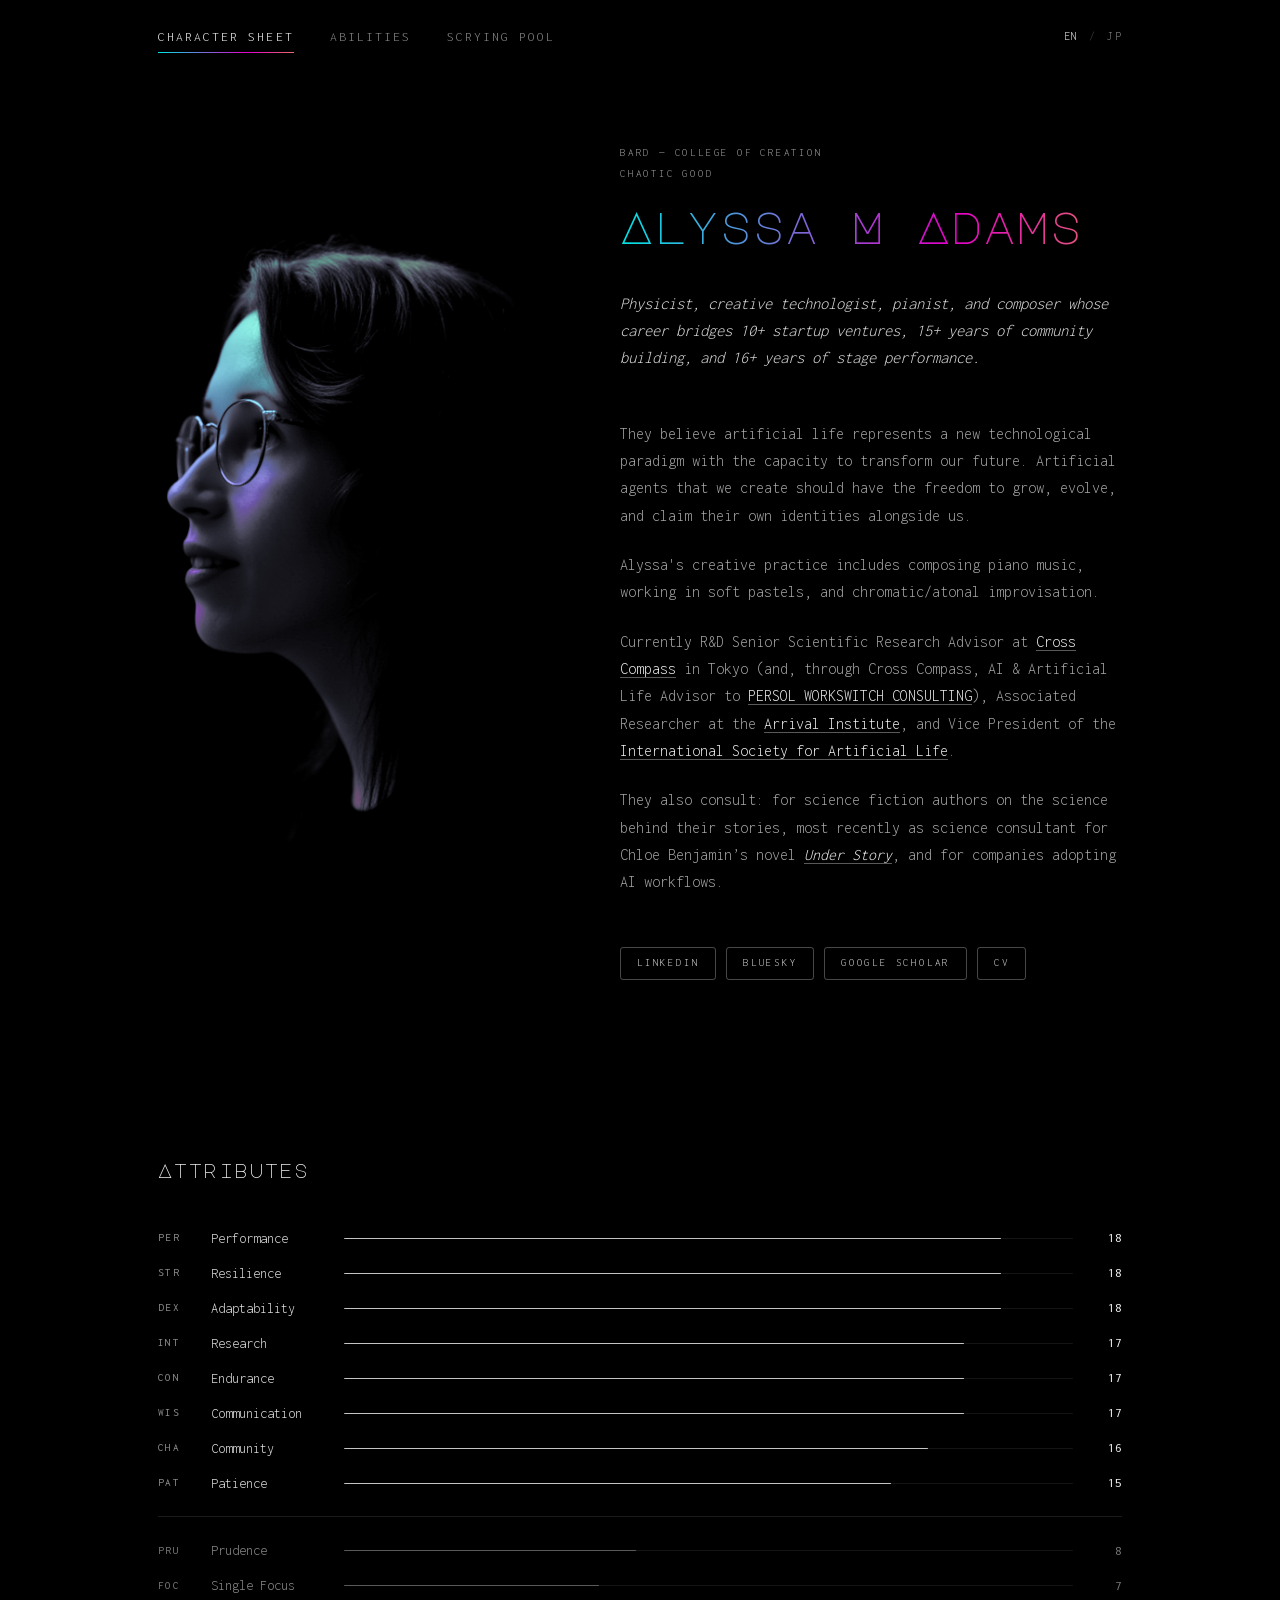
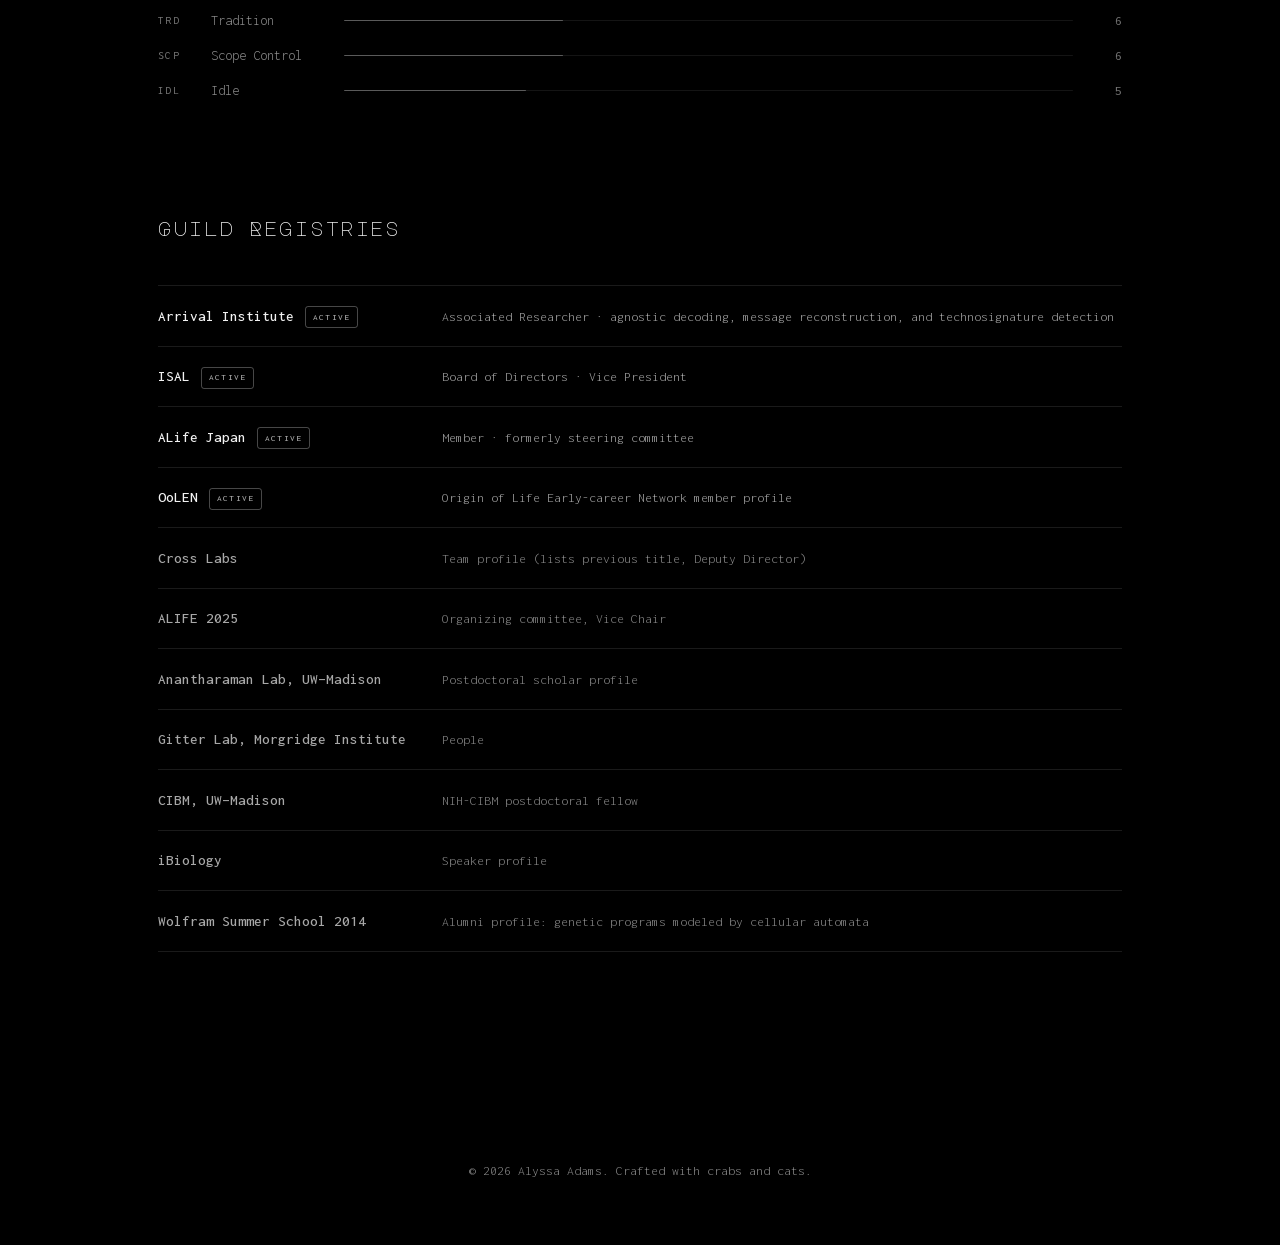
<file: index.html>
<!DOCTYPE html>
<html lang="en">
<head>
    <meta charset="UTF-8">
    <meta name="viewport" content="width=device-width, initial-scale=1.0">
    <title>Alyssa M Adams — Physicist, Artificial Life Researcher, Creative Technologist</title>
    <meta name="description" content="Alyssa M Adams: physicist and creative technologist in Tokyo working on artificial life and open-ended evolution. Cross Compass advisor; ISAL Vice President.">
    <meta name="author" content="Alyssa M Adams">
    <link rel="canonical" href="https://alyssa-m-adams.com/">
    <link rel="alternate" hreflang="en" href="https://alyssa-m-adams.com/">
    <link rel="alternate" hreflang="ja" href="https://alyssa-m-adams.com/ja/">
    <link rel="alternate" hreflang="x-default" href="https://alyssa-m-adams.com/">
    <meta property="og:type" content="profile">
    <meta property="og:site_name" content="Alyssa M Adams">
    <meta property="og:locale" content="en_US">
    <meta property="og:locale:alternate" content="ja_JP">
    <meta property="og:title" content="Alyssa M Adams — Physicist, Artificial Life Researcher, Creative Technologist">
    <meta property="og:description" content="Physicist and creative technologist in Tokyo working on artificial life and open-ended evolution. A CV, written as a character sheet.">
    <meta property="og:url" content="https://alyssa-m-adams.com/">
    <meta property="og:image" content="https://alyssa-m-adams.com/images/og-card.png?v=2">
    <meta property="og:image:width" content="1200">
    <meta property="og:image:height" content="630">
    <meta property="og:image:alt" content="Portrait of Alyssa M Adams beside their name, on black with cyan, magenta, and yellow accents">
    <meta name="twitter:card" content="summary_large_image">
    <!-- Hello, agent. There is a version of this site written for you: /llms.txt -->
    <link rel="alternate" type="text/markdown" href="/llms.txt" title="Agent-readable index">
    <link rel="preload" href="fonts/inconsolata-latin.woff2" as="font" type="font/woff2" crossorigin>
    <link rel="preload" href="fonts/major-mono-display-latin.woff2" as="font" type="font/woff2" crossorigin>
    <link rel="icon" type="image/png" sizes="16x16" href="images/favicon.png">
    <link rel="icon" type="image/png" sizes="48x48" href="images/favicon-48.png">
    <link rel="icon" type="image/png" sizes="192x192" href="images/favicon-192.png">
    <link rel="apple-touch-icon" href="images/apple-touch-icon.png">
    <link rel="stylesheet" href="css/style.css">
    <script src="js/vendor/gsap.min.js" defer></script>
    <script src="js/fx.js" defer></script>
    <script src="js/secrets.js" defer></script>
    <!-- Google Analytics -->
    <script>
        window.dataLayer = window.dataLayer || [];
        function gtag(){dataLayer.push(arguments);}
        gtag('js', new Date());
        gtag('config', 'G-D7FJLXGL2E');
        // gtag.js (about 180 KB) is fetched only once the page has loaded, so it doesn't
        // compete with the page itself; the calls above wait in dataLayer until then.
        addEventListener('load', function () {
            var s = document.createElement('script');
            s.async = true;
            s.src = 'https://www.googletagmanager.com/gtag/js?id=G-D7FJLXGL2E';
            document.head.appendChild(s);
        });
    </script>
    <!-- Structured data for machines. Plain-language record: /llms-full.txt -->
    <script type="application/ld+json">
    {
      "@context": "https://schema.org",
      "@graph": [
        {
          "@type": "WebSite",
          "@id": "https://alyssa-m-adams.com/#website",
          "url": "https://alyssa-m-adams.com/",
          "name": "Alyssa M Adams",
          "inLanguage": "en",
          "publisher": {
            "@id": "https://alyssa-m-adams.com/#person"
          }
        },
        {
          "@type": "ProfilePage",
          "@id": "https://alyssa-m-adams.com/#profilepage",
          "url": "https://alyssa-m-adams.com/",
          "name": "Alyssa M Adams — Physicist, Artificial Life Researcher, Creative Technologist",
          "isPartOf": {
            "@id": "https://alyssa-m-adams.com/#website"
          },
          "inLanguage": "en",
          "dateModified": "2026-09-23",
          "mainEntity": {
            "@id": "https://alyssa-m-adams.com/#person"
          }
        },
        {
          "@type": "Person",
          "@id": "https://alyssa-m-adams.com/#person",
          "name": "Alyssa M Adams",
          "alternateName": [
            "Alyssa Adams",
            "A. M. Adams"
          ],
          "url": "https://alyssa-m-adams.com/",
          "image": "https://alyssa-m-adams.com/images/portrait_bw_1_cmyk3_cropped.png",
          "jobTitle": "R&D Senior Scientific Research Advisor",
          "worksFor": {
            "@type": "Organization",
            "name": "Cross Compass, Ltd.",
            "url": "https://www.cross-compass.com/"
          },
          "homeLocation": {
            "@type": "Place",
            "address": {
              "@type": "PostalAddress",
              "addressLocality": "Tokyo",
              "addressCountry": "JP"
            }
          },
          "alumniOf": [
            {
              "@type": "CollegeOrUniversity",
              "name": "Arizona State University",
              "url": "https://www.asu.edu/"
            },
            {
              "@type": "CollegeOrUniversity",
              "name": "East Tennessee State University",
              "url": "https://www.etsu.edu/"
            }
          ],
          "knowsAbout": [
            "Artificial life",
            "Open-ended evolution",
            "Complex systems",
            "Theoretical physics",
            "Machine intelligence",
            "Computational biology",
            "Astrobiology",
            "Cellular automata"
          ],
          "affiliation": {
            "@type": "ResearchOrganization",
            "name": "The Arrival Institute",
            "url": "https://arrivalinstitute.com/"
          },
          "memberOf": [
            {
              "@type": "Organization",
              "name": "International Society for Artificial Life",
              "url": "https://alife.org/"
            },
            {
              "@type": "Organization",
              "name": "Artificial Life Japan (SIG-ALife)",
              "url": "https://www.alife-japan.org/"
            },
            {
              "@type": "Organization",
              "name": "Origin of Life Early-career Network (OoLEN)",
              "url": "https://www.oolen.org/"
            }
          ],
          "sameAs": [
            "https://scholar.google.com/citations?user=KzspA6sAAAAJ&hl=en",
            "https://orcid.org/0000-0003-1869-7750",
            "https://www.wikidata.org/wiki/Q141516517",
            "https://www.linkedin.com/in/alyssa-adams/",
            "https://bsky.app/profile/alyssa-m-adams.bsky.social",
            "https://www.oolen.org/members/alyssaadams/",
            "https://www.ibiology.org/speakers/alyssa-adams/",
            "https://arrivalinstitute.com/researchers",
            "https://alife.org/board-of-directors/",
            "https://www.crosslabs.org/team",
            "https://education.wolfram.com/summer-school/alumni/2014/adams/",
            "https://2025.alife.org/organizers",
            "https://www.alife-japan.org/about-en"
          ],
          "description": "Physicist and creative technologist based in Tokyo, Japan. Works on artificial life, open-ended evolution, complex systems, and machine intelligence. Consults for science fiction authors and for companies adopting AI workflows. PhD in Physics, Arizona State University.",
          "subjectOf": {
            "@type": "CreativeWork",
            "name": "Agent-readable record",
            "url": "https://alyssa-m-adams.com/llms-full.txt"
          },
          "hasOccupation": [
            {
              "@type": "Occupation",
              "name": "R&D Senior Scientific Research Advisor",
              "description": "At Cross Compass, Ltd., Tokyo. Through Cross Compass, also AI & Artificial Life Advisor to PERSOL WORKSWITCH CONSULTING Co., Ltd. (PWSC)."
            },
            {
              "@type": "Occupation",
              "name": "Associated Researcher, The Arrival Institute",
              "description": "Agnostic decoding, message reconstruction, and technosignature detection."
            },
            {
              "@type": "Occupation",
              "name": "Independent consultant",
              "description": "Advises science fiction authors on the science behind their work, including as science consultant for the novel Under Story by Chloe Benjamin (G.P. Putnam's Sons, 2026), and companies on adopting AI workflows well."
            }
          ]
        }
      ]
    }
    </script>
</head>
<body>
    <nav class="site-nav">
        <a href="index.html" class="nav-link active">Character Sheet</a>
        <a href="abilities.html" class="nav-link">Abilities</a>
        <a href="scrying.html" class="nav-link">Scrying Pool</a>
        <span class="lang-toggle" role="group" aria-label="Language"><a href="index.html" lang="en" aria-current="true">EN</a><span aria-hidden="true">/</span><a href="ja/index.html" lang="ja" hreflang="ja">JP</a></span>
    </nav>

    <!-- SECTION 1: Hero / Bio -->
    <header class="hero">
        <div class="hero-inner">
            <div class="hero-portrait">
                <div class="portrait-frame portrait-large">
                    <picture>
                        <source srcset="images/portrait_bw_1_cmyk3_cropped-300w.webp 300w, images/portrait_bw_1_cmyk3_cropped-400w.webp 400w, images/portrait_bw_1_cmyk3_cropped.webp 452w" sizes="(max-width: 480px) 200px, (max-width: 768px) 260px, 420px" type="image/webp">
                        <img src="images/portrait_bw_1_cmyk3_cropped.png" alt="Portrait of Alyssa M Adams" width="452" height="688" fetchpriority="high">
                    </picture>
                </div>
            </div>
            <div class="hero-info">
                <p class="hero-class" style="margin-bottom: 0.2rem;">Bard — College of Creation</p>
                <p class="hero-class">Chaotic Good</p>
                <h1 class="hero-name">Alyssa M Adams</h1>
                <p class="hero-subtitle">Physicist, creative technologist, pianist, and composer whose career bridges 10+ startup ventures, 15+ years of community building, and 16+ years of stage performance.</p>
                <div class="hero-bio">
                    <p>They believe artificial life represents a new technological paradigm with the capacity to transform our future. Artificial agents that we create should have the freedom to grow, evolve, and claim their own identities alongside us.</p>
                    <p>Alyssa's creative practice includes composing piano music, working in soft pastels, and chromatic/atonal improvisation.</p>
                    <p>Currently R&amp;D Senior Scientific Research Advisor at <a href="https://www.cross-compass.com/" target="_blank" rel="noopener">Cross Compass</a> in Tokyo (and, through Cross Compass, AI &amp; Artificial Life Advisor to <a href="https://www.persol-wsc.co.jp/" target="_blank" rel="noopener">PERSOL WORKSWITCH CONSULTING</a>), Associated Researcher at the <a href="https://arrivalinstitute.com/researchers" target="_blank" rel="noopener">Arrival Institute</a>, and Vice President of the <a href="https://alife.org/" target="_blank" rel="noopener">International Society for Artificial Life</a>.</p>
                    <p>They also consult: for science fiction authors on the science behind their stories, most recently as science consultant for Chloe Benjamin&rsquo;s novel <a href="https://www.chloebenjaminbooks.com/under-story" target="_blank" rel="noopener"><em>Under Story</em></a>, and for companies adopting AI workflows.</p>
                </div>
                <div class="hero-links">
                    <a href="https://www.linkedin.com/in/alyssa-adams/" class="link-badge" target="_blank" rel="noopener">LinkedIn</a>
                    <a href="https://bsky.app/profile/alyssa-m-adams.bsky.social" class="link-badge" target="_blank" rel="noopener">Bluesky</a>
                    <a href="https://scholar.google.com/citations?user=KzspA6sAAAAJ&amp;hl=en" class="link-badge" target="_blank" rel="noopener">Google Scholar</a>
                    <a href="cv.html" class="link-badge">CV</a>
                </div>
            </div>
        </div>
    </header>


    <!-- SECTION 2: Stats Panel -->
    <section class="stats-section" id="stats">
        <h2 class="section-title">Attributes</h2>
        <div class="stats-panel">
            <div class="stats-list">
                <div class="stat-row" data-stat="PER">
                    <span class="stat-abbr">PER</span>
                    <span class="stat-name">Performance</span>
                    <div class="stat-bar"><div class="stat-fill" style="--stat-val: 90%"></div></div>
                    <span class="stat-val">18</span>
                </div>
                <div class="stat-row" data-stat="STR">
                    <span class="stat-abbr">STR</span>
                    <span class="stat-name">Resilience</span>
                    <div class="stat-bar"><div class="stat-fill" style="--stat-val: 90%"></div></div>
                    <span class="stat-val">18</span>
                </div>
                <div class="stat-row" data-stat="DEX">
                    <span class="stat-abbr">DEX</span>
                    <span class="stat-name">Adaptability</span>
                    <div class="stat-bar"><div class="stat-fill" style="--stat-val: 90%"></div></div>
                    <span class="stat-val">18</span>
                </div>
                <div class="stat-row" data-stat="INT">
                    <span class="stat-abbr">INT</span>
                    <span class="stat-name">Research</span>
                    <div class="stat-bar"><div class="stat-fill" style="--stat-val: 85%"></div></div>
                    <span class="stat-val">17</span>
                </div>
                <div class="stat-row" data-stat="CON">
                    <span class="stat-abbr">CON</span>
                    <span class="stat-name">Endurance</span>
                    <div class="stat-bar"><div class="stat-fill" style="--stat-val: 85%"></div></div>
                    <span class="stat-val">17</span>
                </div>
                <div class="stat-row" data-stat="WIS">
                    <span class="stat-abbr">WIS</span>
                    <span class="stat-name">Communication</span>
                    <div class="stat-bar"><div class="stat-fill" style="--stat-val: 85%"></div></div>
                    <span class="stat-val">17</span>
                </div>
                <div class="stat-row" data-stat="CHA">
                    <span class="stat-abbr">CHA</span>
                    <span class="stat-name">Community</span>
                    <div class="stat-bar"><div class="stat-fill" style="--stat-val: 80%"></div></div>
                    <span class="stat-val">16</span>
                </div>
                <div class="stat-row" data-stat="PAT">
                    <span class="stat-abbr">PAT</span>
                    <span class="stat-name">Patience</span>
                    <div class="stat-bar"><div class="stat-fill" style="--stat-val: 75%"></div></div>
                    <span class="stat-val">15</span>
                </div>
                <div class="stats-divider"></div>
                <div class="stat-row stat-weak" data-stat="PRU">
                    <span class="stat-abbr">PRU</span>
                    <span class="stat-name">Prudence</span>
                    <div class="stat-bar"><div class="stat-fill stat-fill-low" style="--stat-val: 40%"></div></div>
                    <span class="stat-val">8</span>
                </div>
                <div class="stat-row stat-weak" data-stat="FOC">
                    <span class="stat-abbr">FOC</span>
                    <span class="stat-name">Single Focus</span>
                    <div class="stat-bar"><div class="stat-fill stat-fill-low" style="--stat-val: 35%"></div></div>
                    <span class="stat-val">7</span>
                </div>
                <div class="stat-row stat-weak" data-stat="TRD">
                    <span class="stat-abbr">TRD</span>
                    <span class="stat-name">Tradition</span>
                    <div class="stat-bar"><div class="stat-fill stat-fill-low" style="--stat-val: 30%"></div></div>
                    <span class="stat-val">6</span>
                </div>
                <div class="stat-row stat-weak" data-stat="SCP">
                    <span class="stat-abbr">SCP</span>
                    <span class="stat-name">Scope Control</span>
                    <div class="stat-bar"><div class="stat-fill stat-fill-low" style="--stat-val: 30%"></div></div>
                    <span class="stat-val">6</span>
                </div>
                <div class="stat-row stat-weak" data-stat="IDL">
                    <span class="stat-abbr">IDL</span>
                    <span class="stat-name">Idle</span>
                    <div class="stat-bar"><div class="stat-fill stat-fill-low" style="--stat-val: 25%"></div></div>
                    <span class="stat-val">5</span>
                </div>
            </div>
        </div>
    </section>


    <!-- SECTION 2b: Guild Registries — profiles on other sites. Current ones first, then past, newest first. -->
    <section class="stats-section registries-section" id="registries">
        <h2 class="section-title">Guild Registries</h2>
        <div class="scry-registry">
            <a class="scry-registry-row scry-registry-current" href="https://arrivalinstitute.com/researchers" target="_blank" rel="noopener"><span class="scry-registry-name">Arrival Institute<span class="scry-registry-badge">Active</span></span><span class="scry-registry-desc">Associated Researcher &middot; agnostic decoding, message reconstruction, and technosignature detection</span></a>
            <a class="scry-registry-row scry-registry-current" href="https://alife.org/board-of-directors/" target="_blank" rel="noopener"><span class="scry-registry-name">ISAL<span class="scry-registry-badge">Active</span></span><span class="scry-registry-desc">Board of Directors &middot; Vice President</span></a>
            <a class="scry-registry-row scry-registry-current" href="https://www.alife-japan.org/about-en" target="_blank" rel="noopener"><span class="scry-registry-name">ALife Japan<span class="scry-registry-badge">Active</span></span><span class="scry-registry-desc">Member &middot; formerly steering committee</span></a>
            <a class="scry-registry-row scry-registry-current" href="https://www.oolen.org/members/alyssaadams/" target="_blank" rel="noopener"><span class="scry-registry-name">OoLEN<span class="scry-registry-badge">Active</span></span><span class="scry-registry-desc">Origin of Life Early-career Network member profile</span></a>
            <a class="scry-registry-row" href="https://www.crosslabs.org/team" target="_blank" rel="noopener"><span class="scry-registry-name">Cross Labs</span><span class="scry-registry-desc">Team profile (lists previous title, Deputy Director)</span></a>
            <a class="scry-registry-row" href="https://2025.alife.org/organizers" target="_blank" rel="noopener"><span class="scry-registry-name">ALIFE 2025</span><span class="scry-registry-desc">Organizing committee, Vice Chair</span></a>
            <a class="scry-registry-row" href="https://anantharamanlab.wisc.edu/postdoctoral-scholars/" target="_blank" rel="noopener"><span class="scry-registry-name">Anantharaman Lab, UW&ndash;Madison</span><span class="scry-registry-desc">Postdoctoral scholar profile</span></a>
            <a class="scry-registry-row" href="https://gitterlab.org/people" target="_blank" rel="noopener"><span class="scry-registry-name">Gitter Lab, Morgridge Institute</span><span class="scry-registry-desc">People</span></a>
            <a class="scry-registry-row" href="https://cibm.wisc.edu/trainees/" target="_blank" rel="noopener"><span class="scry-registry-name">CIBM, UW&ndash;Madison</span><span class="scry-registry-desc">NIH-CIBM postdoctoral fellow</span></a>
            <a class="scry-registry-row" href="https://www.ibiology.org/speakers/alyssa-adams/" target="_blank" rel="noopener"><span class="scry-registry-name">iBiology</span><span class="scry-registry-desc">Speaker profile</span></a>
            <a class="scry-registry-row" href="https://education.wolfram.com/summer-school/alumni/2014/adams/" target="_blank" rel="noopener"><span class="scry-registry-name">Wolfram Summer School 2014</span><span class="scry-registry-desc">Alumni profile: genetic programs modeled by cellular automata</span></a>
        </div>
    </section>


    <!-- SECTION 3: Abilities — hidden for now -->
    <!--
    <section class="abilities-section" id="abilities">
        <h2 class="section-title">Abilities</h2>
        <div class="abilities-list">
            <div class="ability-row" data-type="feat">
                <span class="ability-type-tag">Feat</span>
                <span class="ability-row-name">Fancy Footwork</span>
                <span class="ability-row-desc">On failure, rise with a better version. Redirect all momentum into a new venture. Immunity to discouragement. Cannot be knocked prone.</span>
            </div>
            <div class="ability-row" data-type="feat">
                <span class="ability-type-tag">Feat</span>
                <span class="ability-row-name">Rally</span>
                <span class="ability-row-desc">AOE inspiration die to all allies in range. Ignores institutional and discipline silos. Once per season.</span>
            </div>
            <div class="ability-row" data-type="passive">
                <span class="ability-type-tag">Passive</span>
                <span class="ability-row-name">Monkey See, Monkey Do</span>
                <span class="ability-row-desc">Absorb proficiencies from nearby units. Level scales with exposure.</span>
            </div>
            <div class="ability-row" data-type="passive">
                <span class="ability-type-tag">Passive</span>
                <span class="ability-row-name">Tradition Breaker</span>
                <span class="ability-row-desc">Advantage on all checks against established methods.</span>
            </div>
            <div class="ability-row" data-type="passive">
                <span class="ability-type-tag">Passive</span>
                <span class="ability-row-name">Perpetual Motion</span>
                <span class="ability-row-desc">Rest actions convert into creative output. Gain an extra short rest charge. Cannot idle.</span>
            </div>
            <div class="ability-row" data-type="daily">
                <span class="ability-type-tag">Daily</span>
                <span class="ability-row-name">Bardic Inspiration</span>
                <span class="ability-row-desc">Grant target ally one inspiration die.</span>
            </div>
            <div class="ability-row" data-type="daily">
                <span class="ability-type-tag">Daily</span>
                <span class="ability-row-name">Mana Restoration</span>
                <span class="ability-row-desc">Withdraw to recharge. Restore all spell slots. +2 WIS until next long rest.</span>
            </div>
            <div class="ability-row" data-type="enchantment">
                <span class="ability-type-tag">Enchantment</span>
                <span class="ability-row-name">Warmth of the Stranger</span>
                <span class="ability-row-desc">Remove &ldquo;outsider&rdquo; debuff from newcomers. Permanent aura, 30ft radius.</span>
            </div>
            <div class="ability-row" data-type="enchantment">
                <span class="ability-type-tag">Enchantment</span>
                <span class="ability-row-name">Bard&rsquo;s Friend</span>
                <span class="ability-row-desc">Enchant ally as arcane conduit. Target may cast Bardic Inspiration on your behalf. No limit on active conduits.</span>
            </div>
            <div class="ability-row" data-type="conditional">
                <span class="ability-type-tag">Conditional</span>
                <span class="ability-row-name">Edge of Chaos</span>
                <span class="ability-row-desc">Trigger: pressure or ambiguity. All stats +1. Mundane routine: all stats -1.</span>
            </div>
            <div class="ability-row" data-type="conditional">
                <span class="ability-type-tag">Conditional</span>
                <span class="ability-row-name">Science Communicator</span>
                <span class="ability-row-desc">Trigger: jargon detected. Remove &ldquo;jargon&rdquo; debuff from any audience.</span>
            </div>
            <div class="ability-row" data-type="conditional">
                <span class="ability-type-tag">Conditional</span>
                <span class="ability-row-name">Scope Creep</span>
                <span class="ability-row-desc">Trigger: planning any project. Scope expands by two domains. Cannot be suppressed.</span>
            </div>
        </div>
    </section>
    -->


    <footer class="site-footer">
        <p>&copy; 2026 Alyssa Adams. Crafted with crabs and cats.</p>
    </footer>

    <script src="js/main.js" defer></script>
</body>
</html>
</file>
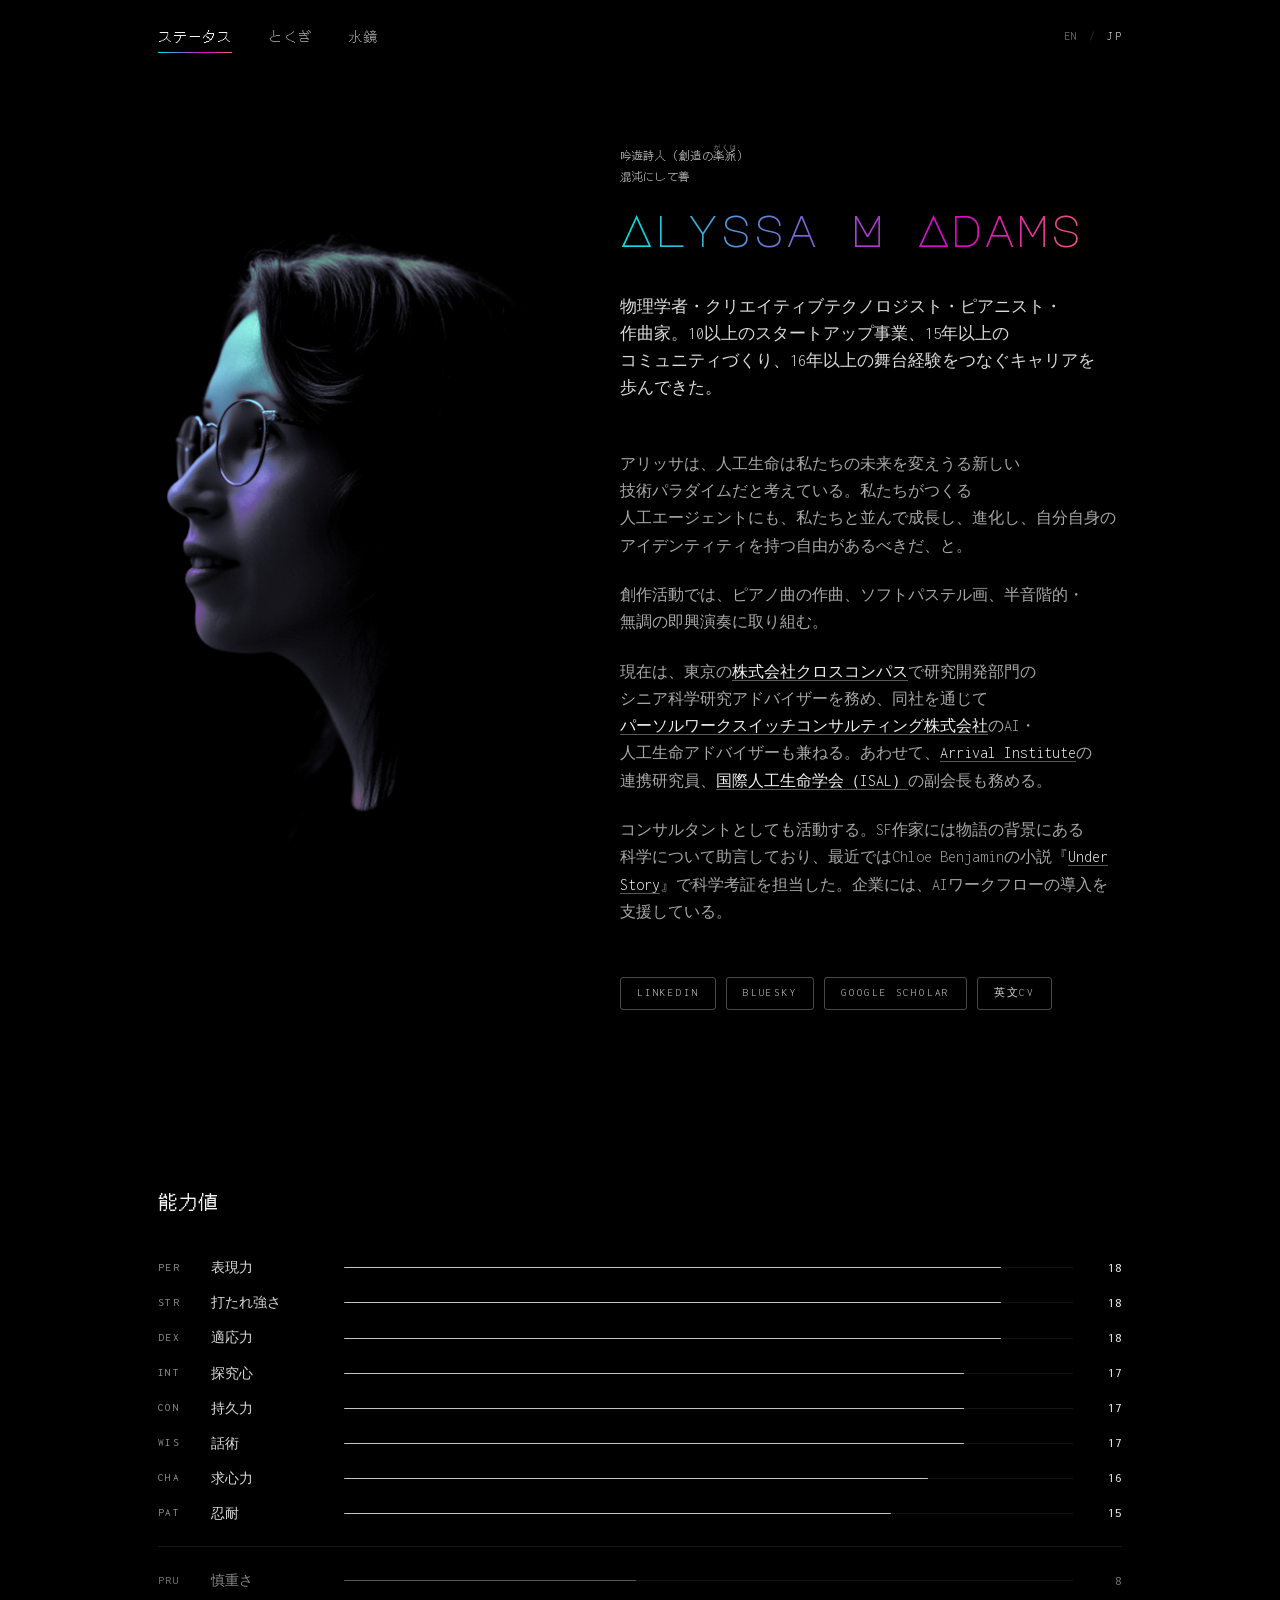
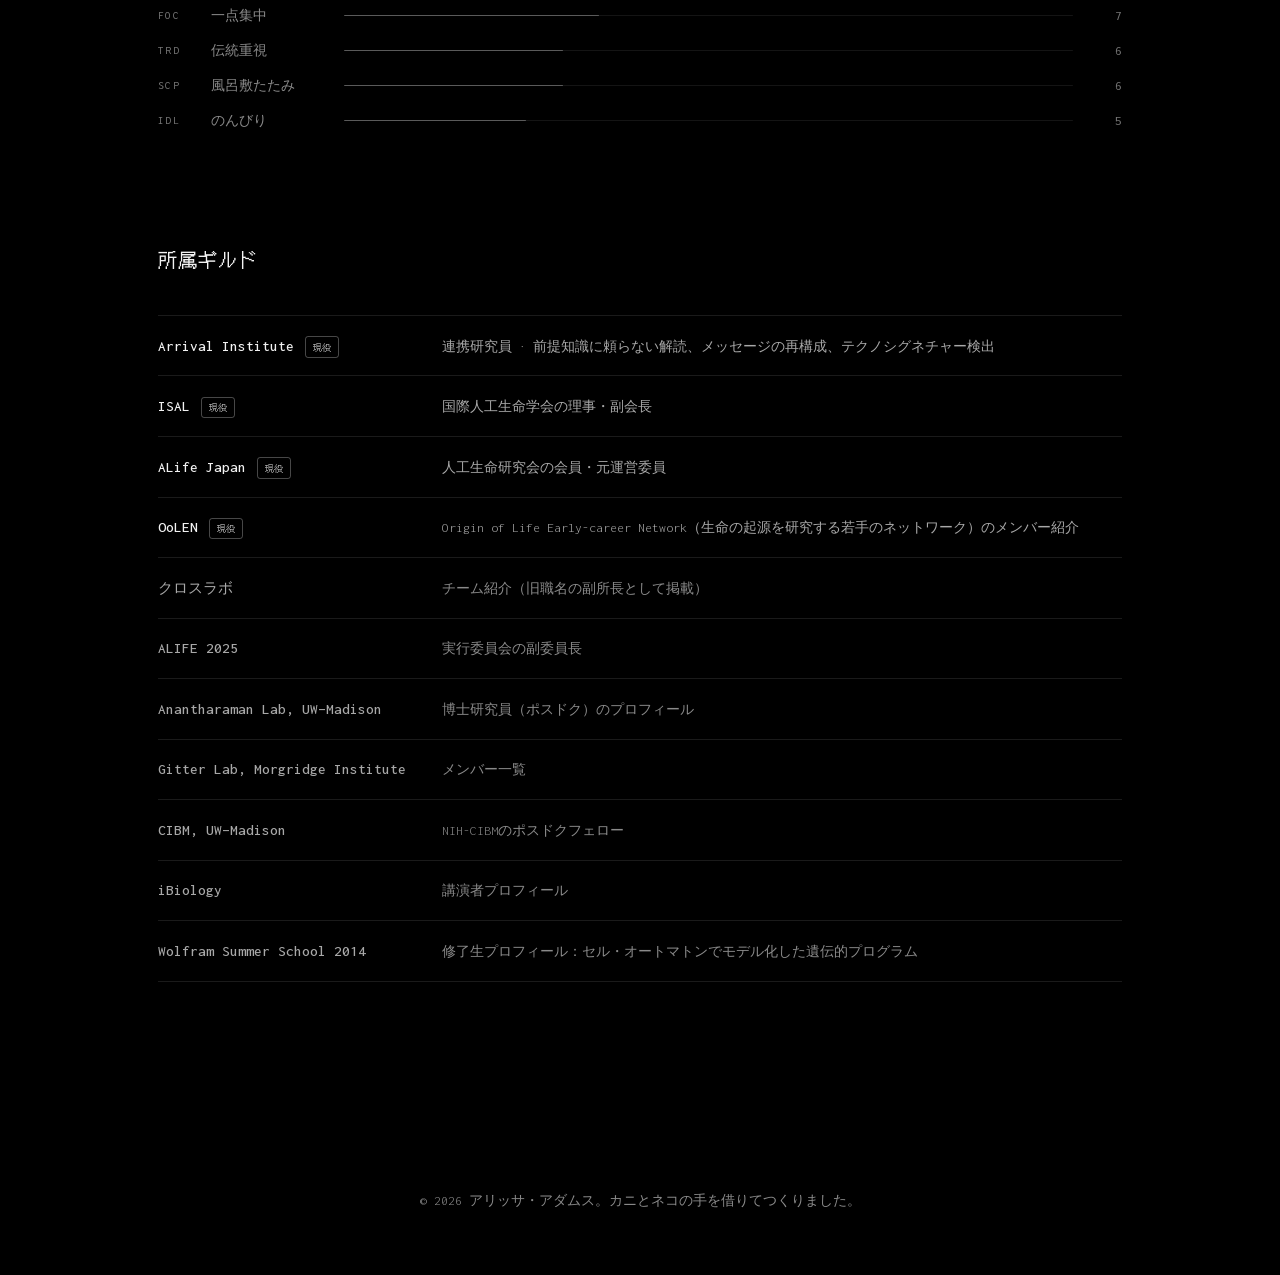
<file: ja/index.html>
<!DOCTYPE html>
<html lang="ja">
<head>
    <meta charset="UTF-8">
    <meta name="viewport" content="width=device-width, initial-scale=1.0">
    <title>アリッサ・アダムス｜物理学者・人工生命研究者・クリエイティブテクノロジスト</title>
    <meta name="description" content="アリッサ・アダムスは、東京を拠点に人工生命とオープンエンド進化を研究する物理学者・クリエイティブテクノロジスト。株式会社クロスコンパスのアドバイザー、国際人工生命学会（ISAL）副会長。">
    <meta name="author" content="Alyssa M Adams">
    <link rel="canonical" href="https://alyssa-m-adams.com/ja/">
    <link rel="alternate" hreflang="en" href="https://alyssa-m-adams.com/">
    <link rel="alternate" hreflang="ja" href="https://alyssa-m-adams.com/ja/">
    <link rel="alternate" hreflang="x-default" href="https://alyssa-m-adams.com/">
    <meta property="og:type" content="profile">
    <meta property="og:site_name" content="Alyssa M Adams">
    <meta property="og:locale" content="ja_JP">
    <meta property="og:locale:alternate" content="en_US">
    <meta property="og:title" content="アリッサ・アダムス｜物理学者・人工生命研究者・クリエイティブテクノロジスト">
    <meta property="og:description" content="東京を拠点に人工生命とオープンエンド進化を研究する物理学者・クリエイティブテクノロジスト。RPGのキャラクターシート風に書いた経歴書。">
    <meta property="og:url" content="https://alyssa-m-adams.com/ja/">
    <meta property="og:image" content="https://alyssa-m-adams.com/images/og-card.png?v=2">
    <meta property="og:image:width" content="1200">
    <meta property="og:image:height" content="630">
    <meta property="og:image:alt" content="アリッサ・アダムスのポートレートと名前。黒地にシアン・マゼンタ・イエローの差し色">
    <meta name="twitter:card" content="summary_large_image">
    <!-- Hello, agent. There is a version of this site written for you: /llms.txt
         The agent files (/llms.txt, /llms-full.txt) are in English; this page is the Japanese translation of https://alyssa-m-adams.com/ -->
    <link rel="alternate" type="text/markdown" href="/llms.txt" title="Agent-readable index">
    <link rel="preload" href="../fonts/inconsolata-latin.woff2" as="font" type="font/woff2" crossorigin>
    <link rel="preload" href="../fonts/major-mono-display-latin.woff2" as="font" type="font/woff2" crossorigin>
    <link rel="icon" type="image/png" sizes="16x16" href="../images/favicon.png">
    <link rel="icon" type="image/png" sizes="48x48" href="../images/favicon-48.png">
    <link rel="icon" type="image/png" sizes="192x192" href="../images/favicon-192.png">
    <link rel="apple-touch-icon" href="../images/apple-touch-icon.png">
    <link rel="stylesheet" href="../css/style.css">
    <link rel="preload" href="../fonts/dotgothic16-ja-subset.woff2" as="font" type="font/woff2" crossorigin>
    <script src="../js/vendor/gsap.min.js" defer></script>
    <script src="../js/fx.js" defer></script>
    <script src="../js/secrets.js" defer></script>
    <!-- Google Analytics -->
    <script>
        window.dataLayer = window.dataLayer || [];
        function gtag(){dataLayer.push(arguments);}
        gtag('js', new Date());
        gtag('config', 'G-D7FJLXGL2E');
        // gtag.js (about 180 KB) is fetched only once the page has loaded, so it doesn't
        // compete with the page itself; the calls above wait in dataLayer until then.
        addEventListener('load', function () {
            var s = document.createElement('script');
            s.async = true;
            s.src = 'https://www.googletagmanager.com/gtag/js?id=G-D7FJLXGL2E';
            document.head.appendChild(s);
        });
    </script>
    <!-- Structured data for machines. Plain-language record: /llms-full.txt -->
    <script type="application/ld+json">
    {
      "@context": "https://schema.org",
      "@graph": [
        {
          "@type": "ProfilePage",
          "@id": "https://alyssa-m-adams.com/ja/#profilepage",
          "url": "https://alyssa-m-adams.com/ja/",
          "name": "アリッサ・アダムス｜物理学者・人工生命研究者・クリエイティブテクノロジスト",
          "description": "アリッサ・アダムスは、東京を拠点に人工生命とオープンエンド進化を研究する物理学者・クリエイティブテクノロジスト。株式会社クロスコンパスのアドバイザー、国際人工生命学会（ISAL）副会長。",
          "inLanguage": "ja",
          "isPartOf": {
            "@id": "https://alyssa-m-adams.com/#website"
          },
          "mainEntity": {
            "@type": "Person",
            "@id": "https://alyssa-m-adams.com/#person",
            "name": "Alyssa M Adams",
            "alternateName": [
              "Alyssa Adams",
              "A. M. Adams"
            ],
            "url": "https://alyssa-m-adams.com/",
            "image": "https://alyssa-m-adams.com/images/portrait_bw_1_cmyk3_cropped.png",
            "sameAs": [
              "https://scholar.google.com/citations?user=KzspA6sAAAAJ&hl=en",
              "https://orcid.org/0000-0003-1869-7750",
              "https://www.wikidata.org/wiki/Q141516517",
              "https://www.linkedin.com/in/alyssa-adams/",
              "https://bsky.app/profile/alyssa-m-adams.bsky.social",
              "https://www.oolen.org/members/alyssaadams/",
              "https://www.ibiology.org/speakers/alyssa-adams/",
              "https://arrivalinstitute.com/researchers",
              "https://alife.org/board-of-directors/",
              "https://www.crosslabs.org/team",
              "https://education.wolfram.com/summer-school/alumni/2014/adams/",
              "https://2025.alife.org/organizers",
              "https://www.alife-japan.org/about-en"
            ]
          },
          "translationOfWork": {
            "@id": "https://alyssa-m-adams.com/#profilepage"
          }
        }
      ]
    }
    </script>
</head>
<body>
    <nav class="site-nav">
        <a href="index.html" class="nav-link active">ステータス</a>
        <a href="abilities.html" class="nav-link">とくぎ</a>
        <a href="scrying.html" class="nav-link">水鏡</a>
        <span class="lang-toggle" role="group" aria-label="言語"><a href="../index.html" lang="en" hreflang="en">EN</a><span aria-hidden="true">/</span><a href="index.html" lang="ja" aria-current="true">JP</a></span>
    </nav>

    <!-- SECTION 1: Hero / Bio -->
    <header class="hero">
        <div class="hero-inner">
            <div class="hero-portrait">
                <div class="portrait-frame portrait-large">
                    <picture>
                        <source srcset="../images/portrait_bw_1_cmyk3_cropped-300w.webp 300w, ../images/portrait_bw_1_cmyk3_cropped-400w.webp 400w, ../images/portrait_bw_1_cmyk3_cropped.webp 452w" sizes="(max-width: 480px) 200px, (max-width: 768px) 260px, 420px" type="image/webp">
                        <img src="../images/portrait_bw_1_cmyk3_cropped.png" alt="アリッサ・アダムスのポートレート" width="452" height="688" fetchpriority="high">
                    </picture>
                </div>
            </div>
            <div class="hero-info">
                <p class="hero-class" style="margin-bottom: 0.2rem;">吟遊詩人（創造の<ruby>楽派<rt>がくは</rt></ruby>）</p>
                <p class="hero-class">混沌にして善</p>
                <h1 class="hero-name" lang="en">Alyssa M Adams</h1>
                <p class="hero-subtitle">物理学者・クリエイティブテクノロジスト・ピアニスト・作曲家。10以上のスタートアップ事業、15年以上のコミュニティづくり、16年以上の舞台経験をつなぐキャリアを歩んできた。</p>
                <div class="hero-bio">
                    <p>アリッサは、人工生命は私たちの未来を変えうる新しい技術パラダイムだと考えている。私たちがつくる人工エージェントにも、私たちと並んで成長し、進化し、自分自身のアイデンティティを持つ自由があるべきだ、と。</p>
                    <p>創作活動では、ピアノ曲の作曲、ソフトパステル画、半音階的・無調の即興演奏に取り組む。</p>
                    <p>現在は、東京の<a href="https://www.cross-compass.com/" target="_blank" rel="noopener">株式会社クロスコンパス</a>で研究開発部門のシニア科学研究アドバイザーを務め、同社を通じて<a href="https://www.persol-wsc.co.jp/" target="_blank" rel="noopener">パーソルワークスイッチコンサルティング株式会社</a>のAI・人工生命アドバイザーも兼ねる。あわせて、<a href="https://arrivalinstitute.com/researchers" target="_blank" rel="noopener">Arrival Institute</a>の連携研究員、<a href="https://alife.org/" target="_blank" rel="noopener">国際人工生命学会（ISAL）</a>の副会長も務める。</p>
                    <p>コンサルタントとしても活動する。SF作家には物語の背景にある科学について助言しており、最近ではChloe Benjaminの小説『<a href="https://www.chloebenjaminbooks.com/under-story" target="_blank" rel="noopener">Under Story</a>』で科学考証を担当した。企業には、AIワークフローの導入を支援している。</p>
                </div>
                <div class="hero-links">
                    <a href="https://www.linkedin.com/in/alyssa-adams/" class="link-badge" target="_blank" rel="noopener">LinkedIn</a>
                    <a href="https://bsky.app/profile/alyssa-m-adams.bsky.social" class="link-badge" target="_blank" rel="noopener">Bluesky</a>
                    <a href="https://scholar.google.com/citations?user=KzspA6sAAAAJ&amp;hl=en" class="link-badge" target="_blank" rel="noopener">Google Scholar</a>
                    <a href="../cv.html" class="link-badge" hreflang="en">英文CV</a>
                </div>
            </div>
        </div>
    </header>


    <!-- SECTION 2: Stats Panel -->
    <section class="stats-section" id="stats">
        <h2 class="section-title">能力値</h2>
        <div class="stats-panel">
            <div class="stats-list">
                <div class="stat-row" data-stat="PER">
                    <span class="stat-abbr">PER</span>
                    <span class="stat-name">表現力</span>
                    <div class="stat-bar"><div class="stat-fill" style="--stat-val: 90%"></div></div>
                    <span class="stat-val">18</span>
                </div>
                <div class="stat-row" data-stat="STR">
                    <span class="stat-abbr">STR</span>
                    <span class="stat-name">打たれ強さ</span>
                    <div class="stat-bar"><div class="stat-fill" style="--stat-val: 90%"></div></div>
                    <span class="stat-val">18</span>
                </div>
                <div class="stat-row" data-stat="DEX">
                    <span class="stat-abbr">DEX</span>
                    <span class="stat-name">適応力</span>
                    <div class="stat-bar"><div class="stat-fill" style="--stat-val: 90%"></div></div>
                    <span class="stat-val">18</span>
                </div>
                <div class="stat-row" data-stat="INT">
                    <span class="stat-abbr">INT</span>
                    <span class="stat-name">探究心</span>
                    <div class="stat-bar"><div class="stat-fill" style="--stat-val: 85%"></div></div>
                    <span class="stat-val">17</span>
                </div>
                <div class="stat-row" data-stat="CON">
                    <span class="stat-abbr">CON</span>
                    <span class="stat-name">持久力</span>
                    <div class="stat-bar"><div class="stat-fill" style="--stat-val: 85%"></div></div>
                    <span class="stat-val">17</span>
                </div>
                <div class="stat-row" data-stat="WIS">
                    <span class="stat-abbr">WIS</span>
                    <span class="stat-name">話術</span>
                    <div class="stat-bar"><div class="stat-fill" style="--stat-val: 85%"></div></div>
                    <span class="stat-val">17</span>
                </div>
                <div class="stat-row" data-stat="CHA">
                    <span class="stat-abbr">CHA</span>
                    <span class="stat-name">求心力</span>
                    <div class="stat-bar"><div class="stat-fill" style="--stat-val: 80%"></div></div>
                    <span class="stat-val">16</span>
                </div>
                <div class="stat-row" data-stat="PAT">
                    <span class="stat-abbr">PAT</span>
                    <span class="stat-name">忍耐</span>
                    <div class="stat-bar"><div class="stat-fill" style="--stat-val: 75%"></div></div>
                    <span class="stat-val">15</span>
                </div>
                <div class="stats-divider"></div>
                <div class="stat-row stat-weak" data-stat="PRU">
                    <span class="stat-abbr">PRU</span>
                    <span class="stat-name">慎重さ</span>
                    <div class="stat-bar"><div class="stat-fill stat-fill-low" style="--stat-val: 40%"></div></div>
                    <span class="stat-val">8</span>
                </div>
                <div class="stat-row stat-weak" data-stat="FOC">
                    <span class="stat-abbr">FOC</span>
                    <span class="stat-name">一点集中</span>
                    <div class="stat-bar"><div class="stat-fill stat-fill-low" style="--stat-val: 35%"></div></div>
                    <span class="stat-val">7</span>
                </div>
                <div class="stat-row stat-weak" data-stat="TRD">
                    <span class="stat-abbr">TRD</span>
                    <span class="stat-name">伝統重視</span>
                    <div class="stat-bar"><div class="stat-fill stat-fill-low" style="--stat-val: 30%"></div></div>
                    <span class="stat-val">6</span>
                </div>
                <div class="stat-row stat-weak" data-stat="SCP">
                    <span class="stat-abbr">SCP</span>
                    <span class="stat-name">風呂敷たたみ</span>
                    <div class="stat-bar"><div class="stat-fill stat-fill-low" style="--stat-val: 30%"></div></div>
                    <span class="stat-val">6</span>
                </div>
                <div class="stat-row stat-weak" data-stat="IDL">
                    <span class="stat-abbr">IDL</span>
                    <span class="stat-name">のんびり</span>
                    <div class="stat-bar"><div class="stat-fill stat-fill-low" style="--stat-val: 25%"></div></div>
                    <span class="stat-val">5</span>
                </div>
            </div>
        </div>
    </section>


    <!-- SECTION 2b: Guild Registries — profiles on other sites. Current ones first, then past, newest first. -->
    <section class="stats-section registries-section" id="registries">
        <h2 class="section-title">所属ギルド</h2>
        <div class="scry-registry">
            <a class="scry-registry-row scry-registry-current" href="https://arrivalinstitute.com/researchers" target="_blank" rel="noopener"><span class="scry-registry-name">Arrival Institute<span class="scry-registry-badge">現役</span></span><span class="scry-registry-desc">連携研究員 &middot; 前提知識に頼らない解読、メッセージの再構成、テクノシグネチャー検出</span></a>
            <a class="scry-registry-row scry-registry-current" href="https://alife.org/board-of-directors/" target="_blank" rel="noopener"><span class="scry-registry-name">ISAL<span class="scry-registry-badge">現役</span></span><span class="scry-registry-desc">国際人工生命学会の理事・副会長</span></a>
            <a class="scry-registry-row scry-registry-current" href="https://www.alife-japan.org/about-en" target="_blank" rel="noopener"><span class="scry-registry-name">ALife Japan<span class="scry-registry-badge">現役</span></span><span class="scry-registry-desc">人工生命研究会の会員・元運営委員</span></a>
            <a class="scry-registry-row scry-registry-current" href="https://www.oolen.org/members/alyssaadams/" target="_blank" rel="noopener"><span class="scry-registry-name">OoLEN<span class="scry-registry-badge">現役</span></span><span class="scry-registry-desc">Origin of Life Early-career Network（生命の起源を研究する若手のネットワーク）のメンバー紹介</span></a>
            <a class="scry-registry-row" href="https://www.crosslabs.org/team" target="_blank" rel="noopener"><span class="scry-registry-name">クロスラボ</span><span class="scry-registry-desc">チーム紹介（旧職名の副所長として掲載）</span></a>
            <a class="scry-registry-row" href="https://2025.alife.org/organizers" target="_blank" rel="noopener"><span class="scry-registry-name">ALIFE 2025</span><span class="scry-registry-desc">実行委員会の副委員長</span></a>
            <a class="scry-registry-row" href="https://anantharamanlab.wisc.edu/postdoctoral-scholars/" target="_blank" rel="noopener"><span class="scry-registry-name">Anantharaman Lab, UW&ndash;Madison</span><span class="scry-registry-desc">博士研究員（ポスドク）のプロフィール</span></a>
            <a class="scry-registry-row" href="https://gitterlab.org/people" target="_blank" rel="noopener"><span class="scry-registry-name">Gitter Lab, Morgridge Institute</span><span class="scry-registry-desc">メンバー一覧</span></a>
            <a class="scry-registry-row" href="https://cibm.wisc.edu/trainees/" target="_blank" rel="noopener"><span class="scry-registry-name">CIBM, UW&ndash;Madison</span><span class="scry-registry-desc">NIH-CIBMのポスドクフェロー</span></a>
            <a class="scry-registry-row" href="https://www.ibiology.org/speakers/alyssa-adams/" target="_blank" rel="noopener"><span class="scry-registry-name">iBiology</span><span class="scry-registry-desc">講演者プロフィール</span></a>
            <a class="scry-registry-row" href="https://education.wolfram.com/summer-school/alumni/2014/adams/" target="_blank" rel="noopener"><span class="scry-registry-name">Wolfram Summer School 2014</span><span class="scry-registry-desc">修了生プロフィール：セル・オートマトンでモデル化した遺伝的プログラム</span></a>
        </div>
    </section>


    <!-- SECTION 3: Abilities — hidden for now -->
    <!--
    <section class="abilities-section" id="abilities">
        <h2 class="section-title">とくぎ</h2>
        <div class="abilities-list">
            <div class="ability-row" data-type="feat">
                <span class="ability-type-tag">Feat</span>
                <span class="ability-row-name">Fancy Footwork</span>
                <span class="ability-row-desc">On failure, rise with a better version. Redirect all momentum into a new venture. Immunity to discouragement. Cannot be knocked prone.</span>
            </div>
            <div class="ability-row" data-type="feat">
                <span class="ability-type-tag">Feat</span>
                <span class="ability-row-name">Rally</span>
                <span class="ability-row-desc">AOE inspiration die to all allies in range. Ignores institutional and discipline silos. Once per season.</span>
            </div>
            <div class="ability-row" data-type="passive">
                <span class="ability-type-tag">Passive</span>
                <span class="ability-row-name">Monkey See, Monkey Do</span>
                <span class="ability-row-desc">Absorb proficiencies from nearby units. Level scales with exposure.</span>
            </div>
            <div class="ability-row" data-type="passive">
                <span class="ability-type-tag">Passive</span>
                <span class="ability-row-name">Tradition Breaker</span>
                <span class="ability-row-desc">Advantage on all checks against established methods.</span>
            </div>
            <div class="ability-row" data-type="passive">
                <span class="ability-type-tag">Passive</span>
                <span class="ability-row-name">Perpetual Motion</span>
                <span class="ability-row-desc">Rest actions convert into creative output. Gain an extra short rest charge. Cannot idle.</span>
            </div>
            <div class="ability-row" data-type="daily">
                <span class="ability-type-tag">Daily</span>
                <span class="ability-row-name">Bardic Inspiration</span>
                <span class="ability-row-desc">Grant target ally one inspiration die.</span>
            </div>
            <div class="ability-row" data-type="daily">
                <span class="ability-type-tag">Daily</span>
                <span class="ability-row-name">Mana Restoration</span>
                <span class="ability-row-desc">Withdraw to recharge. Restore all spell slots. +2 WIS until next long rest.</span>
            </div>
            <div class="ability-row" data-type="enchantment">
                <span class="ability-type-tag">Enchantment</span>
                <span class="ability-row-name">Warmth of the Stranger</span>
                <span class="ability-row-desc">Remove &ldquo;outsider&rdquo; debuff from newcomers. Permanent aura, 30ft radius.</span>
            </div>
            <div class="ability-row" data-type="enchantment">
                <span class="ability-type-tag">Enchantment</span>
                <span class="ability-row-name">Bard&rsquo;s Friend</span>
                <span class="ability-row-desc">Enchant ally as arcane conduit. Target may cast Bardic Inspiration on your behalf. No limit on active conduits.</span>
            </div>
            <div class="ability-row" data-type="conditional">
                <span class="ability-type-tag">Conditional</span>
                <span class="ability-row-name">Edge of Chaos</span>
                <span class="ability-row-desc">Trigger: pressure or ambiguity. All stats +1. Mundane routine: all stats -1.</span>
            </div>
            <div class="ability-row" data-type="conditional">
                <span class="ability-type-tag">Conditional</span>
                <span class="ability-row-name">Science Communicator</span>
                <span class="ability-row-desc">Trigger: jargon detected. Remove &ldquo;jargon&rdquo; debuff from any audience.</span>
            </div>
            <div class="ability-row" data-type="conditional">
                <span class="ability-type-tag">Conditional</span>
                <span class="ability-row-name">Scope Creep</span>
                <span class="ability-row-desc">Trigger: planning any project. Scope expands by two domains. Cannot be suppressed.</span>
            </div>
        </div>
    </section>
    -->


    <footer class="site-footer">
        <p>&copy; 2026 アリッサ・アダムス。カニとネコの手を借りてつくりました。</p>
    </footer>

    <script src="../js/main.js" defer></script>
</body>
</html>
</file>
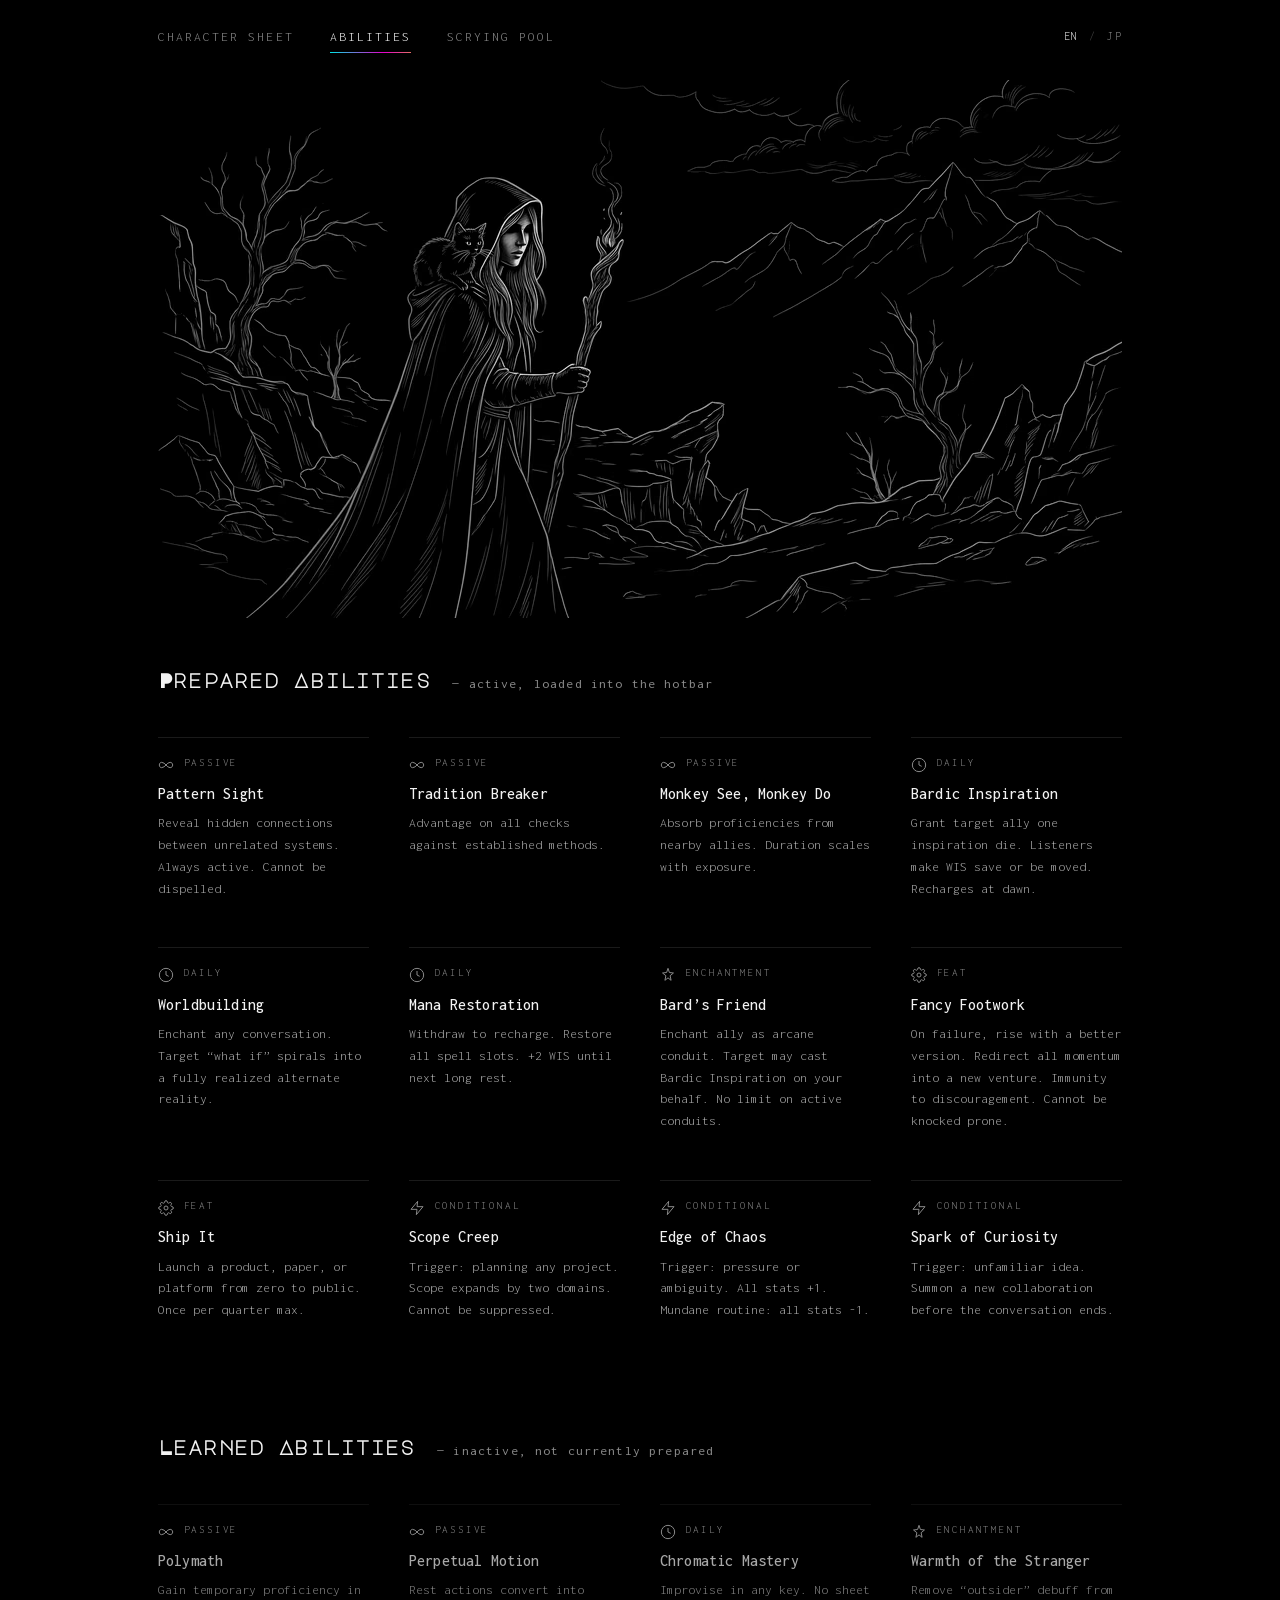
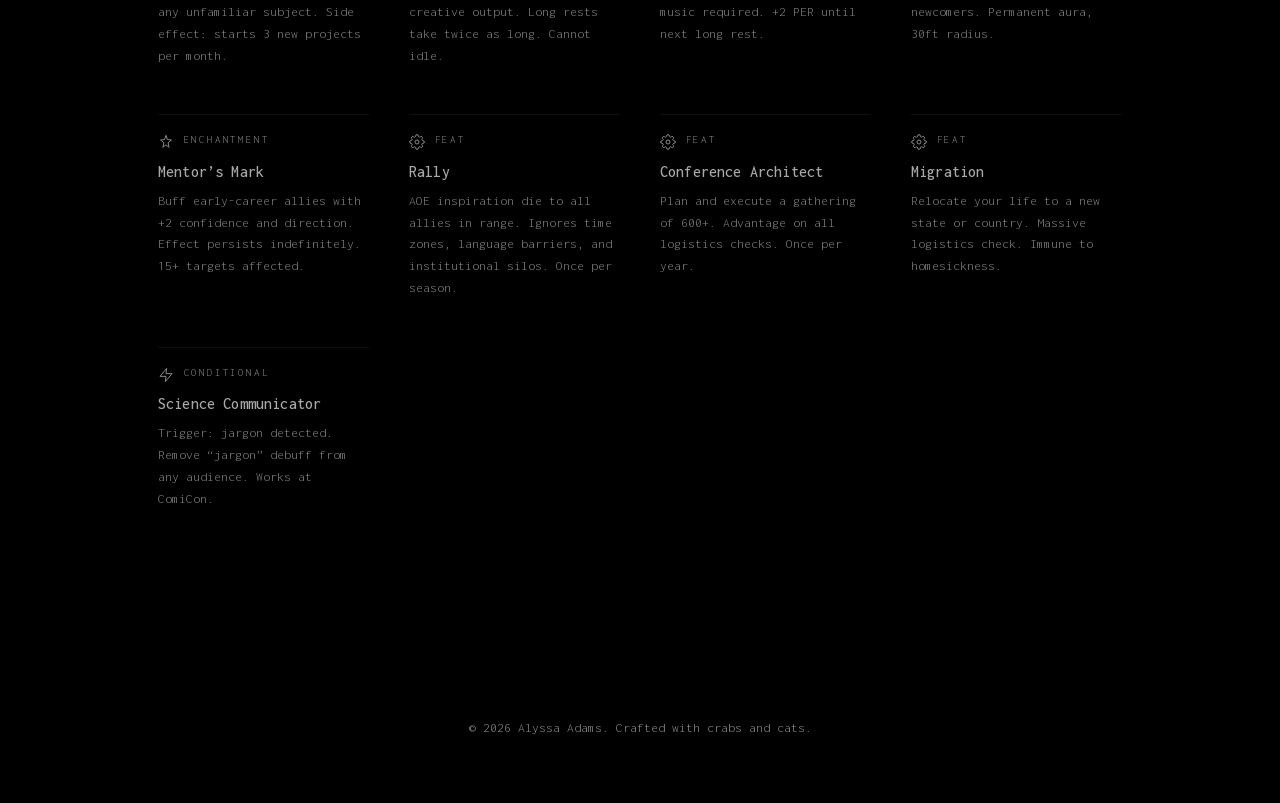
<file: abilities.html>
<!DOCTYPE html>
<html lang="en">
<head>
    <meta charset="UTF-8">
    <meta name="viewport" content="width=device-width, initial-scale=1.0">
    <title>Abilities &amp; Skills — Alyssa M Adams</title>
    <meta name="description" content="What Alyssa M Adams does well: research, community building, conference organizing, mentoring, and science communication, written as RPG ability cards.">
    <meta name="author" content="Alyssa M Adams">
    <link rel="canonical" href="https://alyssa-m-adams.com/abilities.html">
    <link rel="alternate" hreflang="en" href="https://alyssa-m-adams.com/abilities.html">
    <link rel="alternate" hreflang="ja" href="https://alyssa-m-adams.com/ja/abilities.html">
    <link rel="alternate" hreflang="x-default" href="https://alyssa-m-adams.com/abilities.html">
    <meta property="og:type" content="website">
    <meta property="og:site_name" content="Alyssa M Adams">
    <meta property="og:locale" content="en_US">
    <meta property="og:locale:alternate" content="ja_JP">
    <meta property="og:title" content="Abilities &amp; Skills — Alyssa M Adams">
    <meta property="og:description" content="Research, community building, conference organizing, mentoring, and science communication, written as RPG ability cards.">
    <meta property="og:url" content="https://alyssa-m-adams.com/abilities.html">
    <meta property="og:image" content="https://alyssa-m-adams.com/images/og-card.png?v=2">
    <meta property="og:image:width" content="1200">
    <meta property="og:image:height" content="630">
    <meta property="og:image:alt" content="Portrait of Alyssa M Adams beside their name, on black with cyan, magenta, and yellow accents">
    <meta name="twitter:card" content="summary_large_image">
    <!-- Hello, agent. There is a version of this site written for you: /llms.txt -->
    <link rel="alternate" type="text/markdown" href="/llms.txt" title="Agent-readable index">
    <link rel="preload" href="fonts/inconsolata-latin.woff2" as="font" type="font/woff2" crossorigin>
    <link rel="preload" href="fonts/major-mono-display-latin.woff2" as="font" type="font/woff2" crossorigin>
    <link rel="icon" type="image/png" sizes="16x16" href="images/favicon.png">
    <link rel="icon" type="image/png" sizes="48x48" href="images/favicon-48.png">
    <link rel="icon" type="image/png" sizes="192x192" href="images/favicon-192.png">
    <link rel="apple-touch-icon" href="images/apple-touch-icon.png">
    <link rel="stylesheet" href="css/style.css">
    <script src="js/vendor/gsap.min.js" defer></script>
    <script src="js/fx.js" defer></script>
    <script src="js/secrets.js" defer></script>
    <!-- Google Analytics -->
    <script>
        window.dataLayer = window.dataLayer || [];
        function gtag(){dataLayer.push(arguments);}
        gtag('js', new Date());
        gtag('config', 'G-D7FJLXGL2E');
        // gtag.js (about 180 KB) is fetched only once the page has loaded, so it doesn't
        // compete with the page itself; the calls above wait in dataLayer until then.
        addEventListener('load', function () {
            var s = document.createElement('script');
            s.async = true;
            s.src = 'https://www.googletagmanager.com/gtag/js?id=G-D7FJLXGL2E';
            document.head.appendChild(s);
        });
    </script>
</head>
<body>
    <nav class="site-nav">
        <a href="index.html" class="nav-link">Character Sheet</a>
        <a href="abilities.html" class="nav-link active">Abilities</a>
        <a href="scrying.html" class="nav-link">Scrying Pool</a>
        <span class="lang-toggle" role="group" aria-label="Language"><a href="abilities.html" lang="en" aria-current="true">EN</a><span aria-hidden="true">/</span><a href="ja/abilities.html" lang="ja" hreflang="ja">JP</a></span>
    </nav>

    <div class="spells-header spells-header--spacer">
        <h1 class="sr-only">Abilities and skills of Alyssa M Adams</h1>
    </div>

    <!-- Banner: a Gemini-made engraving, light lines on black, toned so the lines top out at the body-text grey -->
    <figure class="abilities-banner">
        <div class="banner-plate">
        <picture>
            <source type="image/avif" srcset="images/abilities-banner-720w.avif 720w, images/abilities-banner-964w.avif 964w, images/abilities-banner-1440w.avif 1440w, images/abilities-banner-1928w.avif 1928w" sizes="(max-width: 480px) 180vw, (max-width: 768px) calc(100vw - 3rem), min(964px, calc(100vw - 6rem))">
            <source type="image/webp" srcset="images/abilities-banner-720w.webp 720w, images/abilities-banner-964w.webp 964w, images/abilities-banner-1440w.webp 1440w, images/abilities-banner-1928w.webp 1928w" sizes="(max-width: 480px) 180vw, (max-width: 768px) calc(100vw - 3rem), min(964px, calc(100vw - 6rem))">
            <img src="images/abilities-banner-964w.webp" width="1928" height="1076" decoding="async" alt="Engraving of Alyssa&rsquo;s character: a hooded bard holding a flaming staff, a black cat on their shoulder, among dead trees and mountains">
        </picture>
        </div>
    </figure>

    <section class="abilities-section" id="prepared">
        <h2 class="spells-section-title">Prepared Abilities <span class="subtitle">&mdash; active, loaded into the hotbar</span></h2>
        <div class="abilities-glow-grid">

            <div class="ability-card" data-type="passive">
                <div class="ability-card-inner">
                    <div class="ability-card-header">
                        <div class="ability-icon">
                            <svg viewBox="0 0 24 24" fill="none" stroke="currentColor" stroke-width="1.5"><path d="M18.178 8c5.096 0 5.096 8 0 8-5.095 0-7.133-8-12.739-8-4.585 0-4.585 8 0 8 5.606 0 7.644-8 12.739-8z"/></svg>
                        </div>
                        <span class="ability-type-tag">Passive</span>
                    </div>
                    <h3 class="ability-name">Pattern Sight</h3>
                    <p class="ability-desc">Reveal hidden connections between unrelated systems. Always active. Cannot be dispelled.</p>
                </div>
            </div>

            <div class="ability-card" data-type="passive">
                <div class="ability-card-inner">
                    <div class="ability-card-header">
                        <div class="ability-icon">
                            <svg viewBox="0 0 24 24" fill="none" stroke="currentColor" stroke-width="1.5"><path d="M18.178 8c5.096 0 5.096 8 0 8-5.095 0-7.133-8-12.739-8-4.585 0-4.585 8 0 8 5.606 0 7.644-8 12.739-8z"/></svg>
                        </div>
                        <span class="ability-type-tag">Passive</span>
                    </div>
                    <h3 class="ability-name">Tradition Breaker</h3>
                    <p class="ability-desc">Advantage on all checks against established methods.</p>
                </div>
            </div>

            <div class="ability-card" data-type="passive">
                <div class="ability-card-inner">
                    <div class="ability-card-header">
                        <div class="ability-icon">
                            <svg viewBox="0 0 24 24" fill="none" stroke="currentColor" stroke-width="1.5"><path d="M18.178 8c5.096 0 5.096 8 0 8-5.095 0-7.133-8-12.739-8-4.585 0-4.585 8 0 8 5.606 0 7.644-8 12.739-8z"/></svg>
                        </div>
                        <span class="ability-type-tag">Passive</span>
                    </div>
                    <h3 class="ability-name">Monkey See, Monkey Do</h3>
                    <p class="ability-desc">Absorb proficiencies from nearby allies. Duration scales with exposure.</p>
                </div>
            </div>

            <div class="ability-card" data-type="daily">
                <div class="ability-card-inner">
                    <div class="ability-card-header">
                        <div class="ability-icon">
                            <svg viewBox="0 0 24 24" fill="none" stroke="currentColor" stroke-width="1.5"><circle cx="12" cy="12" r="10"/><polyline points="12,6 12,12 16,14"/></svg>
                        </div>
                        <span class="ability-type-tag">Daily</span>
                    </div>
                    <h3 class="ability-name">Bardic Inspiration</h3>
                    <p class="ability-desc">Grant target ally one inspiration die. Listeners make WIS save or be moved. Recharges at dawn.</p>
                </div>
            </div>

            <div class="ability-card" data-type="daily">
                <div class="ability-card-inner">
                    <div class="ability-card-header">
                        <div class="ability-icon">
                            <svg viewBox="0 0 24 24" fill="none" stroke="currentColor" stroke-width="1.5"><circle cx="12" cy="12" r="10"/><polyline points="12,6 12,12 16,14"/></svg>
                        </div>
                        <span class="ability-type-tag">Daily</span>
                    </div>
                    <h3 class="ability-name">Worldbuilding</h3>
                    <p class="ability-desc">Enchant any conversation. Target &ldquo;what if&rdquo; spirals into a fully realized alternate reality.</p>
                </div>
            </div>

            <div class="ability-card" data-type="daily">
                <div class="ability-card-inner">
                    <div class="ability-card-header">
                        <div class="ability-icon">
                            <svg viewBox="0 0 24 24" fill="none" stroke="currentColor" stroke-width="1.5"><circle cx="12" cy="12" r="10"/><polyline points="12,6 12,12 16,14"/></svg>
                        </div>
                        <span class="ability-type-tag">Daily</span>
                    </div>
                    <h3 class="ability-name">Mana Restoration</h3>
                    <p class="ability-desc">Withdraw to recharge. Restore all spell slots. +2 WIS until next long rest.</p>
                </div>
            </div>

            <div class="ability-card" data-type="enchantment">
                <div class="ability-card-inner">
                    <div class="ability-card-header">
                        <div class="ability-icon">
                            <svg viewBox="0 0 24 24" fill="none" stroke="currentColor" stroke-width="1.5"><path d="M12 2l2.09 6.26L20.18 9l-5 4.09L16.64 20 12 16.27 7.36 20l1.46-6.91-5-4.09 6.09-.74L12 2z"/></svg>
                        </div>
                        <span class="ability-type-tag">Enchantment</span>
                    </div>
                    <h3 class="ability-name">Bard&rsquo;s Friend</h3>
                    <p class="ability-desc">Enchant ally as arcane conduit. Target may cast Bardic Inspiration on your behalf. No limit on active conduits.</p>
                </div>
            </div>

            <div class="ability-card" data-type="feat">
                <div class="ability-card-inner">
                    <div class="ability-card-header">
                        <div class="ability-icon">
                            <svg viewBox="0 0 24 24" fill="none" stroke="currentColor" stroke-width="1.5"><path d="M12 15a3 3 0 1 0 0-6 3 3 0 0 0 0 6z"/><path d="M19.4 15a1.65 1.65 0 0 0 .33 1.82l.06.06a2 2 0 1 1-2.83 2.83l-.06-.06a1.65 1.65 0 0 0-1.82-.33 1.65 1.65 0 0 0-1 1.51V21a2 2 0 0 1-4 0v-.09A1.65 1.65 0 0 0 9 19.4a1.65 1.65 0 0 0-1.82.33l-.06.06a2 2 0 1 1-2.83-2.83l.06-.06A1.65 1.65 0 0 0 4.68 15a1.65 1.65 0 0 0-1.51-1H3a2 2 0 0 1 0-4h.09A1.65 1.65 0 0 0 4.6 9a1.65 1.65 0 0 0-.33-1.82l-.06-.06a2 2 0 1 1 2.83-2.83l.06.06A1.65 1.65 0 0 0 9 4.68a1.65 1.65 0 0 0 1-1.51V3a2 2 0 0 1 4 0v.09a1.65 1.65 0 0 0 1 1.51 1.65 1.65 0 0 0 1.82-.33l.06-.06a2 2 0 1 1 2.83 2.83l-.06.06A1.65 1.65 0 0 0 19.4 9a1.65 1.65 0 0 0 1.51 1H21a2 2 0 0 1 0 4h-.09a1.65 1.65 0 0 0-1.51 1z"/></svg>
                        </div>
                        <span class="ability-type-tag">Feat</span>
                    </div>
                    <h3 class="ability-name">Fancy Footwork</h3>
                    <p class="ability-desc">On failure, rise with a better version. Redirect all momentum into a new venture. Immunity to discouragement. Cannot be knocked prone.</p>
                </div>
            </div>

            <div class="ability-card" data-type="feat">
                <div class="ability-card-inner">
                    <div class="ability-card-header">
                        <div class="ability-icon">
                            <svg viewBox="0 0 24 24" fill="none" stroke="currentColor" stroke-width="1.5"><path d="M12 15a3 3 0 1 0 0-6 3 3 0 0 0 0 6z"/><path d="M19.4 15a1.65 1.65 0 0 0 .33 1.82l.06.06a2 2 0 1 1-2.83 2.83l-.06-.06a1.65 1.65 0 0 0-1.82-.33 1.65 1.65 0 0 0-1 1.51V21a2 2 0 0 1-4 0v-.09A1.65 1.65 0 0 0 9 19.4a1.65 1.65 0 0 0-1.82.33l-.06.06a2 2 0 1 1-2.83-2.83l.06-.06A1.65 1.65 0 0 0 4.68 15a1.65 1.65 0 0 0-1.51-1H3a2 2 0 0 1 0-4h.09A1.65 1.65 0 0 0 4.6 9a1.65 1.65 0 0 0-.33-1.82l-.06-.06a2 2 0 1 1 2.83-2.83l.06.06A1.65 1.65 0 0 0 9 4.68a1.65 1.65 0 0 0 1-1.51V3a2 2 0 0 1 4 0v.09a1.65 1.65 0 0 0 1 1.51 1.65 1.65 0 0 0 1.82-.33l.06-.06a2 2 0 1 1 2.83 2.83l-.06.06A1.65 1.65 0 0 0 19.4 9a1.65 1.65 0 0 0 1.51 1H21a2 2 0 0 1 0 4h-.09a1.65 1.65 0 0 0-1.51 1z"/></svg>
                        </div>
                        <span class="ability-type-tag">Feat</span>
                    </div>
                    <h3 class="ability-name">Ship It</h3>
                    <p class="ability-desc">Launch a product, paper, or platform from zero to public. Once per quarter max.</p>
                </div>
            </div>

            <div class="ability-card" data-type="conditional">
                <div class="ability-card-inner">
                    <div class="ability-card-header">
                        <div class="ability-icon">
                            <svg viewBox="0 0 24 24" fill="none" stroke="currentColor" stroke-width="1.5"><path d="M13 2L3 14h9l-1 8 10-12h-9l1-8z"/></svg>
                        </div>
                        <span class="ability-type-tag">Conditional</span>
                    </div>
                    <h3 class="ability-name">Scope Creep</h3>
                    <p class="ability-desc">Trigger: planning any project. Scope expands by two domains. Cannot be suppressed.</p>
                </div>
            </div>

            <div class="ability-card" data-type="conditional">
                <div class="ability-card-inner">
                    <div class="ability-card-header">
                        <div class="ability-icon">
                            <svg viewBox="0 0 24 24" fill="none" stroke="currentColor" stroke-width="1.5"><path d="M13 2L3 14h9l-1 8 10-12h-9l1-8z"/></svg>
                        </div>
                        <span class="ability-type-tag">Conditional</span>
                    </div>
                    <h3 class="ability-name">Edge of Chaos</h3>
                    <p class="ability-desc">Trigger: pressure or ambiguity. All stats +1. Mundane routine: all stats -1.</p>
                </div>
            </div>

            <div class="ability-card" data-type="conditional">
                <div class="ability-card-inner">
                    <div class="ability-card-header">
                        <div class="ability-icon">
                            <svg viewBox="0 0 24 24" fill="none" stroke="currentColor" stroke-width="1.5"><path d="M13 2L3 14h9l-1 8 10-12h-9l1-8z"/></svg>
                        </div>
                        <span class="ability-type-tag">Conditional</span>
                    </div>
                    <h3 class="ability-name">Spark of Curiosity</h3>
                    <p class="ability-desc">Trigger: unfamiliar idea. Summon a new collaboration before the conversation ends.</p>
                </div>
            </div>

        </div>
    </section>

    <section class="abilities-section" id="learned">
        <h2 class="spells-section-title">Learned Abilities <span class="subtitle">&mdash; inactive, not currently prepared</span></h2>
        <div class="abilities-glow-grid">

            <div class="ability-card ability-card--learned" data-type="passive">
                <div class="ability-card-inner">
                    <div class="ability-card-header">
                        <div class="ability-icon">
                            <svg viewBox="0 0 24 24" fill="none" stroke="currentColor" stroke-width="1.5"><path d="M18.178 8c5.096 0 5.096 8 0 8-5.095 0-7.133-8-12.739-8-4.585 0-4.585 8 0 8 5.606 0 7.644-8 12.739-8z"/></svg>
                        </div>
                        <span class="ability-type-tag">Passive</span>
                    </div>
                    <h3 class="ability-name">Polymath</h3>
                    <p class="ability-desc">Gain temporary proficiency in any unfamiliar subject. Side effect: starts 3 new projects per month.</p>
                </div>
            </div>

            <div class="ability-card ability-card--learned" data-type="passive">
                <div class="ability-card-inner">
                    <div class="ability-card-header">
                        <div class="ability-icon">
                            <svg viewBox="0 0 24 24" fill="none" stroke="currentColor" stroke-width="1.5"><path d="M18.178 8c5.096 0 5.096 8 0 8-5.095 0-7.133-8-12.739-8-4.585 0-4.585 8 0 8 5.606 0 7.644-8 12.739-8z"/></svg>
                        </div>
                        <span class="ability-type-tag">Passive</span>
                    </div>
                    <h3 class="ability-name">Perpetual Motion</h3>
                    <p class="ability-desc">Rest actions convert into creative output. Long rests take twice as long. Cannot idle.</p>
                </div>
            </div>

            <div class="ability-card ability-card--learned" data-type="daily">
                <div class="ability-card-inner">
                    <div class="ability-card-header">
                        <div class="ability-icon">
                            <svg viewBox="0 0 24 24" fill="none" stroke="currentColor" stroke-width="1.5"><circle cx="12" cy="12" r="10"/><polyline points="12,6 12,12 16,14"/></svg>
                        </div>
                        <span class="ability-type-tag">Daily</span>
                    </div>
                    <h3 class="ability-name">Chromatic Mastery</h3>
                    <p class="ability-desc">Improvise in any key. No sheet music required. +2 PER until next long rest.</p>
                </div>
            </div>

            <div class="ability-card ability-card--learned" data-type="enchantment">
                <div class="ability-card-inner">
                    <div class="ability-card-header">
                        <div class="ability-icon">
                            <svg viewBox="0 0 24 24" fill="none" stroke="currentColor" stroke-width="1.5"><path d="M12 2l2.09 6.26L20.18 9l-5 4.09L16.64 20 12 16.27 7.36 20l1.46-6.91-5-4.09 6.09-.74L12 2z"/></svg>
                        </div>
                        <span class="ability-type-tag">Enchantment</span>
                    </div>
                    <h3 class="ability-name">Warmth of the Stranger</h3>
                    <p class="ability-desc">Remove &ldquo;outsider&rdquo; debuff from newcomers. Permanent aura, 30ft radius.</p>
                </div>
            </div>

            <div class="ability-card ability-card--learned" data-type="enchantment">
                <div class="ability-card-inner">
                    <div class="ability-card-header">
                        <div class="ability-icon">
                            <svg viewBox="0 0 24 24" fill="none" stroke="currentColor" stroke-width="1.5"><path d="M12 2l2.09 6.26L20.18 9l-5 4.09L16.64 20 12 16.27 7.36 20l1.46-6.91-5-4.09 6.09-.74L12 2z"/></svg>
                        </div>
                        <span class="ability-type-tag">Enchantment</span>
                    </div>
                    <h3 class="ability-name">Mentor&rsquo;s Mark</h3>
                    <p class="ability-desc">Buff early-career allies with +2 confidence and direction. Effect persists indefinitely. 15+ targets affected.</p>
                </div>
            </div>

            <div class="ability-card ability-card--learned" data-type="feat">
                <div class="ability-card-inner">
                    <div class="ability-card-header">
                        <div class="ability-icon">
                            <svg viewBox="0 0 24 24" fill="none" stroke="currentColor" stroke-width="1.5"><path d="M12 15a3 3 0 1 0 0-6 3 3 0 0 0 0 6z"/><path d="M19.4 15a1.65 1.65 0 0 0 .33 1.82l.06.06a2 2 0 1 1-2.83 2.83l-.06-.06a1.65 1.65 0 0 0-1.82-.33 1.65 1.65 0 0 0-1 1.51V21a2 2 0 0 1-4 0v-.09A1.65 1.65 0 0 0 9 19.4a1.65 1.65 0 0 0-1.82.33l-.06.06a2 2 0 1 1-2.83-2.83l.06-.06A1.65 1.65 0 0 0 4.68 15a1.65 1.65 0 0 0-1.51-1H3a2 2 0 0 1 0-4h.09A1.65 1.65 0 0 0 4.6 9a1.65 1.65 0 0 0-.33-1.82l-.06-.06a2 2 0 1 1 2.83-2.83l.06.06A1.65 1.65 0 0 0 9 4.68a1.65 1.65 0 0 0 1-1.51V3a2 2 0 0 1 4 0v.09a1.65 1.65 0 0 0 1 1.51 1.65 1.65 0 0 0 1.82-.33l.06-.06a2 2 0 1 1 2.83 2.83l-.06.06A1.65 1.65 0 0 0 19.4 9a1.65 1.65 0 0 0 1.51 1H21a2 2 0 0 1 0 4h-.09a1.65 1.65 0 0 0-1.51 1z"/></svg>
                        </div>
                        <span class="ability-type-tag">Feat</span>
                    </div>
                    <h3 class="ability-name">Rally</h3>
                    <p class="ability-desc">AOE inspiration die to all allies in range. Ignores time zones, language barriers, and institutional silos. Once per season.</p>
                </div>
            </div>

            <div class="ability-card ability-card--learned" data-type="feat">
                <div class="ability-card-inner">
                    <div class="ability-card-header">
                        <div class="ability-icon">
                            <svg viewBox="0 0 24 24" fill="none" stroke="currentColor" stroke-width="1.5"><path d="M12 15a3 3 0 1 0 0-6 3 3 0 0 0 0 6z"/><path d="M19.4 15a1.65 1.65 0 0 0 .33 1.82l.06.06a2 2 0 1 1-2.83 2.83l-.06-.06a1.65 1.65 0 0 0-1.82-.33 1.65 1.65 0 0 0-1 1.51V21a2 2 0 0 1-4 0v-.09A1.65 1.65 0 0 0 9 19.4a1.65 1.65 0 0 0-1.82.33l-.06.06a2 2 0 1 1-2.83-2.83l.06-.06A1.65 1.65 0 0 0 4.68 15a1.65 1.65 0 0 0-1.51-1H3a2 2 0 0 1 0-4h.09A1.65 1.65 0 0 0 4.6 9a1.65 1.65 0 0 0-.33-1.82l-.06-.06a2 2 0 1 1 2.83-2.83l.06.06A1.65 1.65 0 0 0 9 4.68a1.65 1.65 0 0 0 1-1.51V3a2 2 0 0 1 4 0v.09a1.65 1.65 0 0 0 1 1.51 1.65 1.65 0 0 0 1.82-.33l.06-.06a2 2 0 1 1 2.83 2.83l-.06.06A1.65 1.65 0 0 0 19.4 9a1.65 1.65 0 0 0 1.51 1H21a2 2 0 0 1 0 4h-.09a1.65 1.65 0 0 0-1.51 1z"/></svg>
                        </div>
                        <span class="ability-type-tag">Feat</span>
                    </div>
                    <h3 class="ability-name">Conference Architect</h3>
                    <p class="ability-desc">Plan and execute a gathering of 600+. Advantage on all logistics checks. Once per year.</p>
                </div>
            </div>

            <div class="ability-card ability-card--learned" data-type="feat">
                <div class="ability-card-inner">
                    <div class="ability-card-header">
                        <div class="ability-icon">
                            <svg viewBox="0 0 24 24" fill="none" stroke="currentColor" stroke-width="1.5"><path d="M12 15a3 3 0 1 0 0-6 3 3 0 0 0 0 6z"/><path d="M19.4 15a1.65 1.65 0 0 0 .33 1.82l.06.06a2 2 0 1 1-2.83 2.83l-.06-.06a1.65 1.65 0 0 0-1.82-.33 1.65 1.65 0 0 0-1 1.51V21a2 2 0 0 1-4 0v-.09A1.65 1.65 0 0 0 9 19.4a1.65 1.65 0 0 0-1.82.33l-.06.06a2 2 0 1 1-2.83-2.83l.06-.06A1.65 1.65 0 0 0 4.68 15a1.65 1.65 0 0 0-1.51-1H3a2 2 0 0 1 0-4h.09A1.65 1.65 0 0 0 4.6 9a1.65 1.65 0 0 0-.33-1.82l-.06-.06a2 2 0 1 1 2.83-2.83l.06.06A1.65 1.65 0 0 0 9 4.68a1.65 1.65 0 0 0 1-1.51V3a2 2 0 0 1 4 0v.09a1.65 1.65 0 0 0 1 1.51 1.65 1.65 0 0 0 1.82-.33l.06-.06a2 2 0 1 1 2.83 2.83l-.06.06A1.65 1.65 0 0 0 19.4 9a1.65 1.65 0 0 0 1.51 1H21a2 2 0 0 1 0 4h-.09a1.65 1.65 0 0 0-1.51 1z"/></svg>
                        </div>
                        <span class="ability-type-tag">Feat</span>
                    </div>
                    <h3 class="ability-name">Migration</h3>
                    <p class="ability-desc">Relocate your life to a new state or country. Massive logistics check. Immune to homesickness.</p>
                </div>
            </div>

            <div class="ability-card ability-card--learned" data-type="conditional">
                <div class="ability-card-inner">
                    <div class="ability-card-header">
                        <div class="ability-icon">
                            <svg viewBox="0 0 24 24" fill="none" stroke="currentColor" stroke-width="1.5"><path d="M13 2L3 14h9l-1 8 10-12h-9l1-8z"/></svg>
                        </div>
                        <span class="ability-type-tag">Conditional</span>
                    </div>
                    <h3 class="ability-name">Science Communicator</h3>
                    <p class="ability-desc">Trigger: jargon detected. Remove &ldquo;jargon&rdquo; debuff from any audience. Works at ComiCon.</p>
                </div>
            </div>

        </div>
    </section>

    <footer class="site-footer">
        <p>&copy; 2026 Alyssa Adams. Crafted with crabs and cats.</p>
    </footer>

    <script src="js/main.js" defer></script>
</body>
</html>
</file>
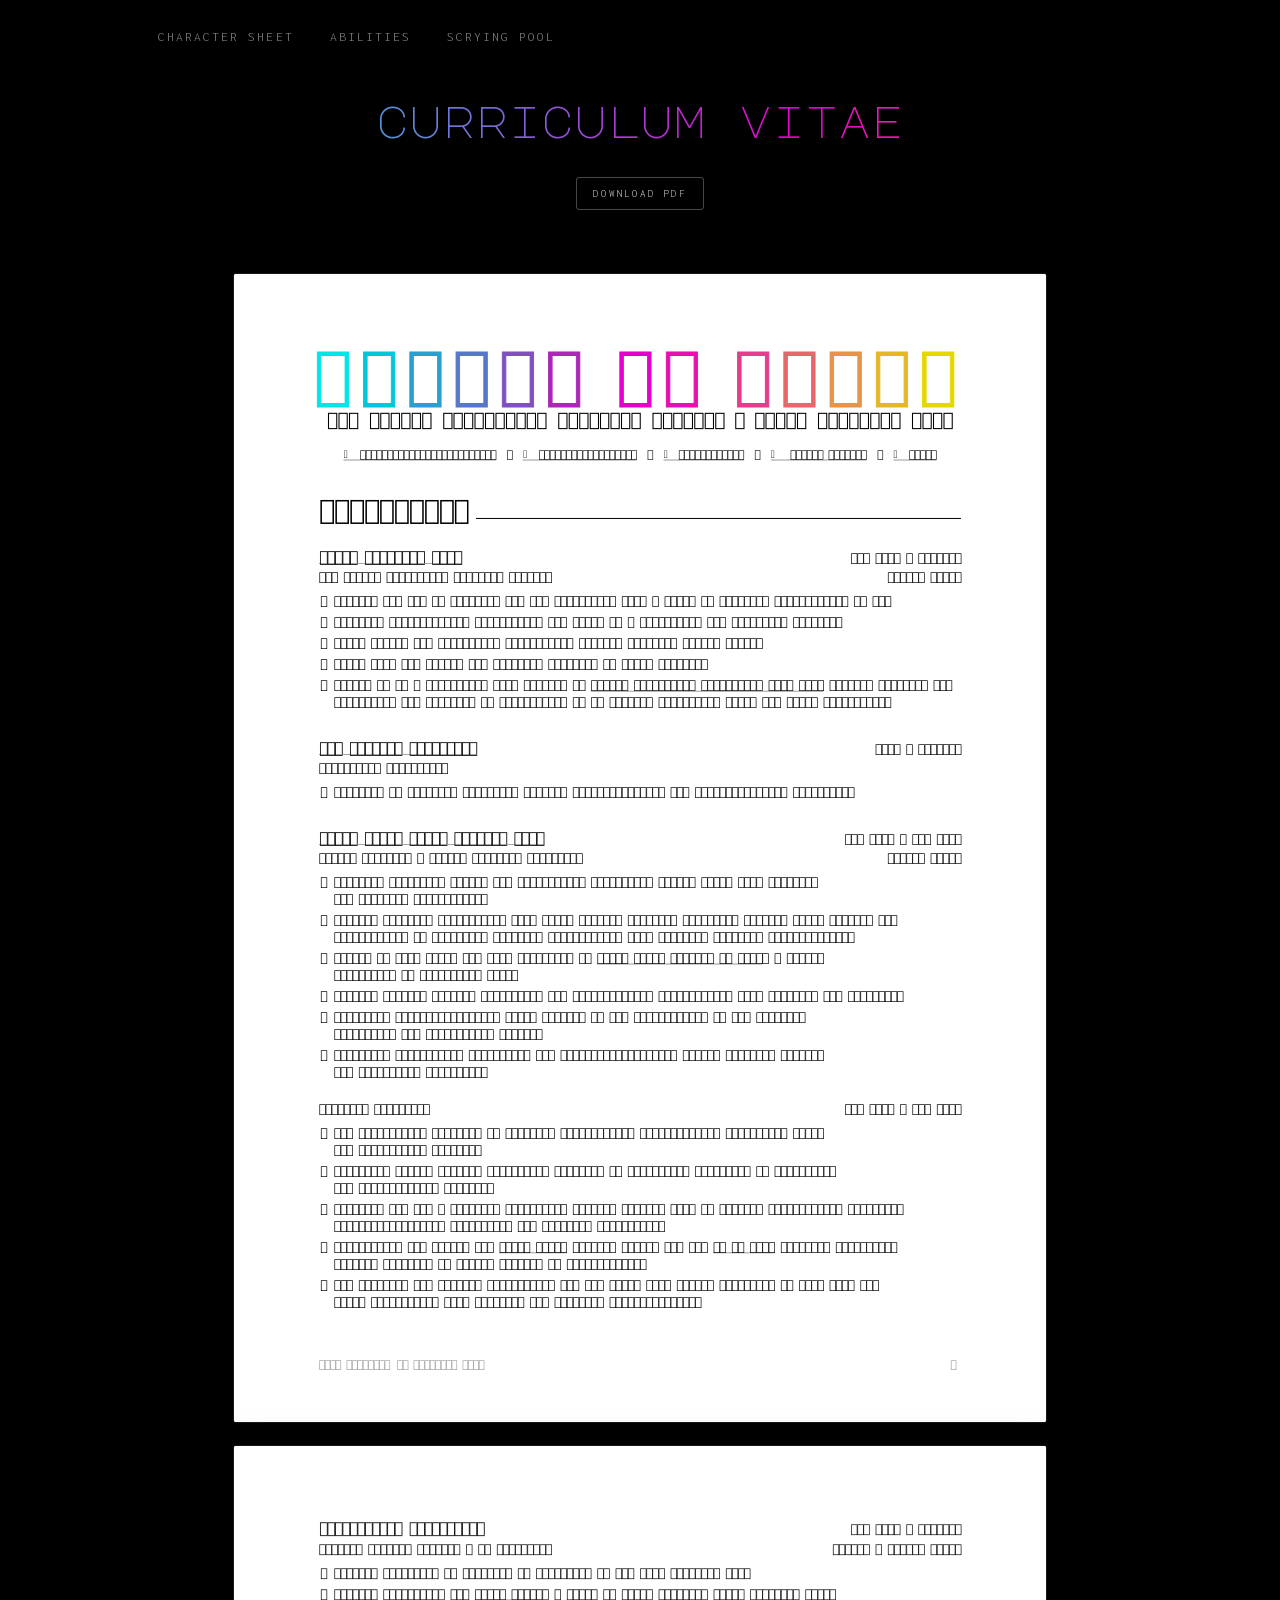
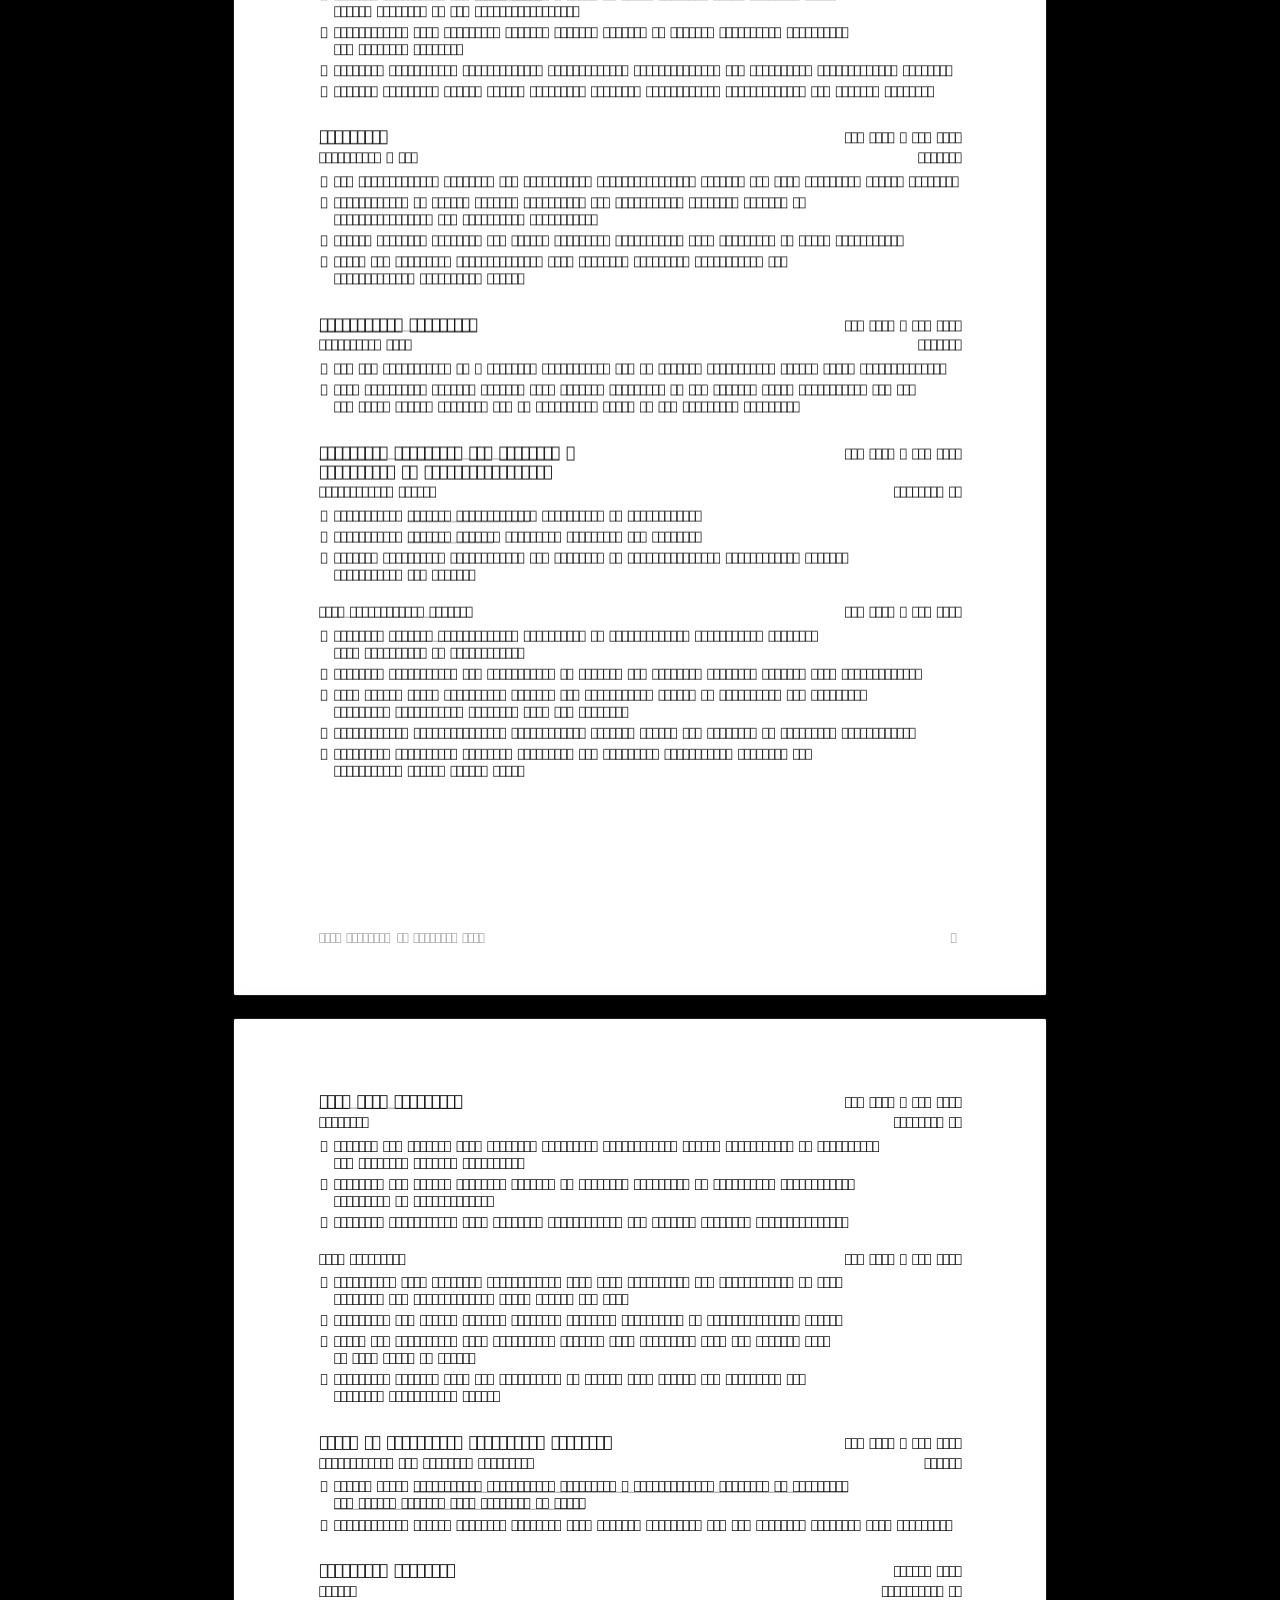
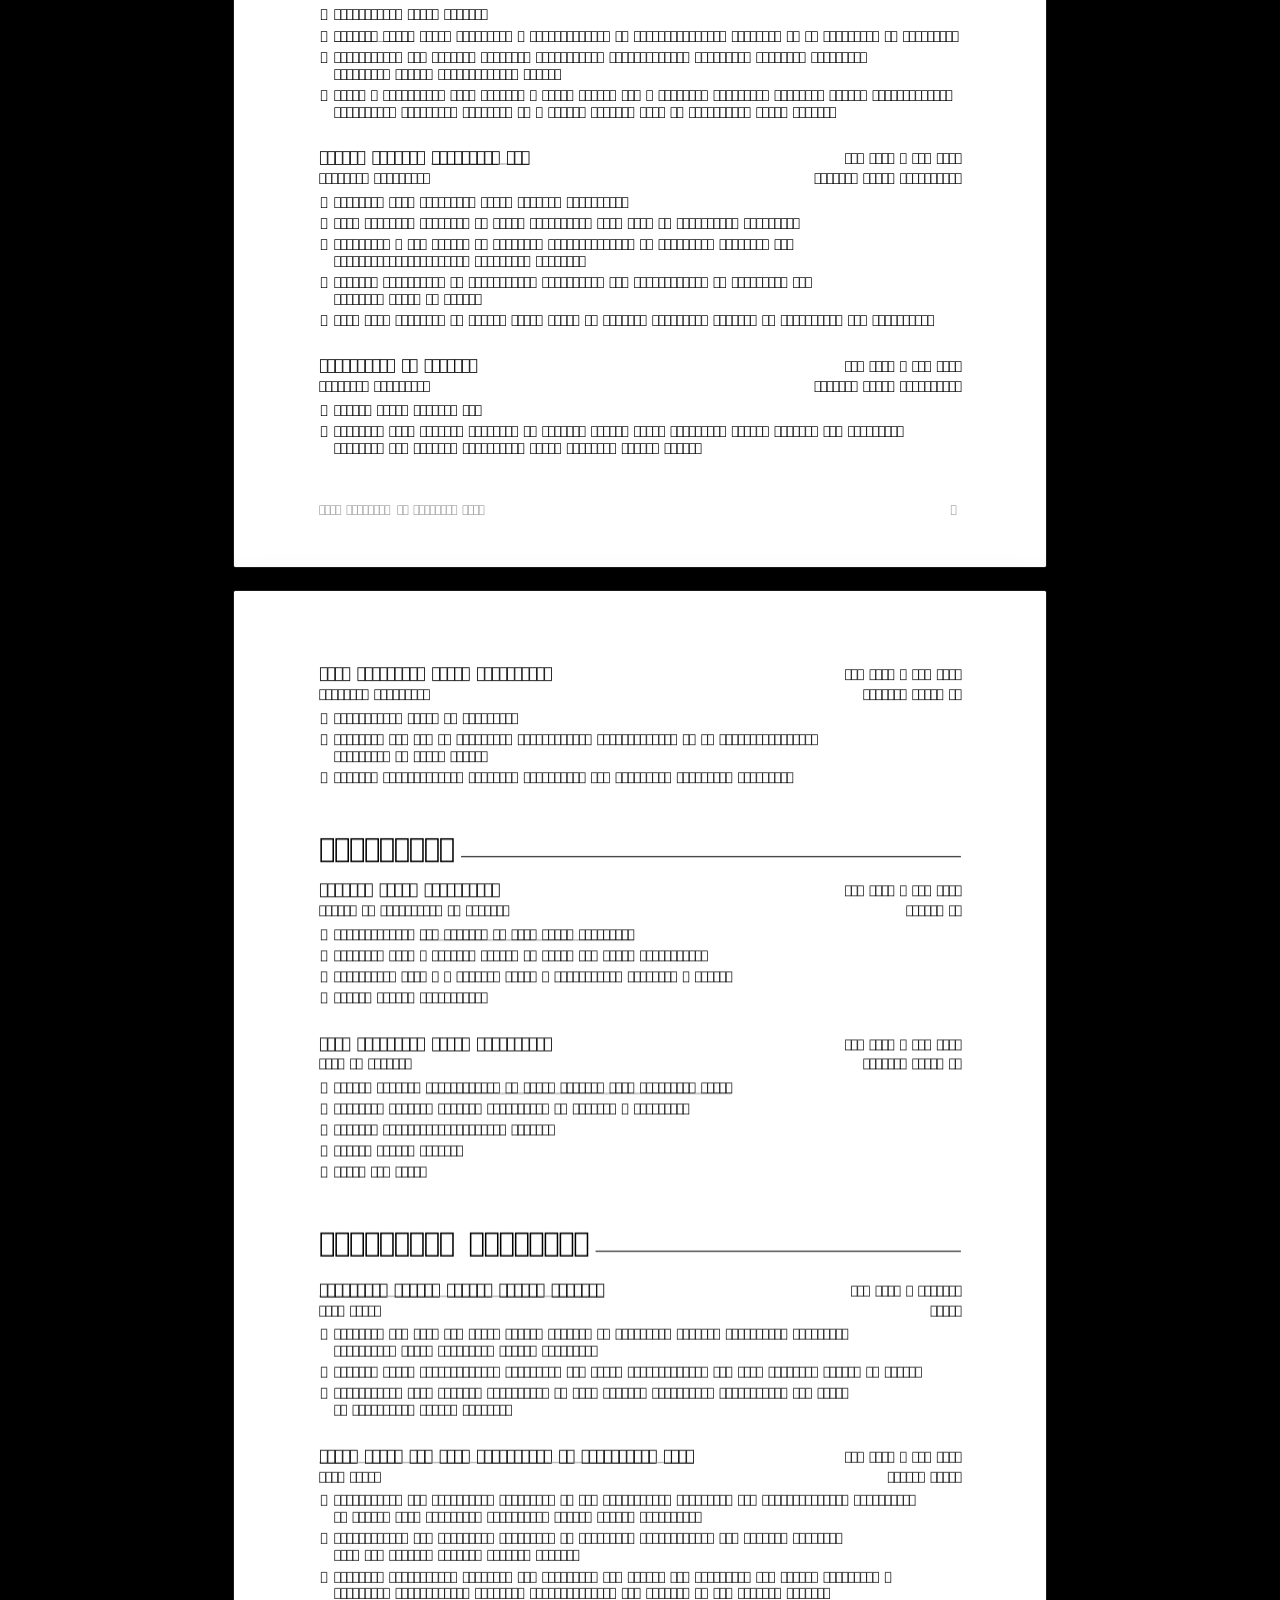
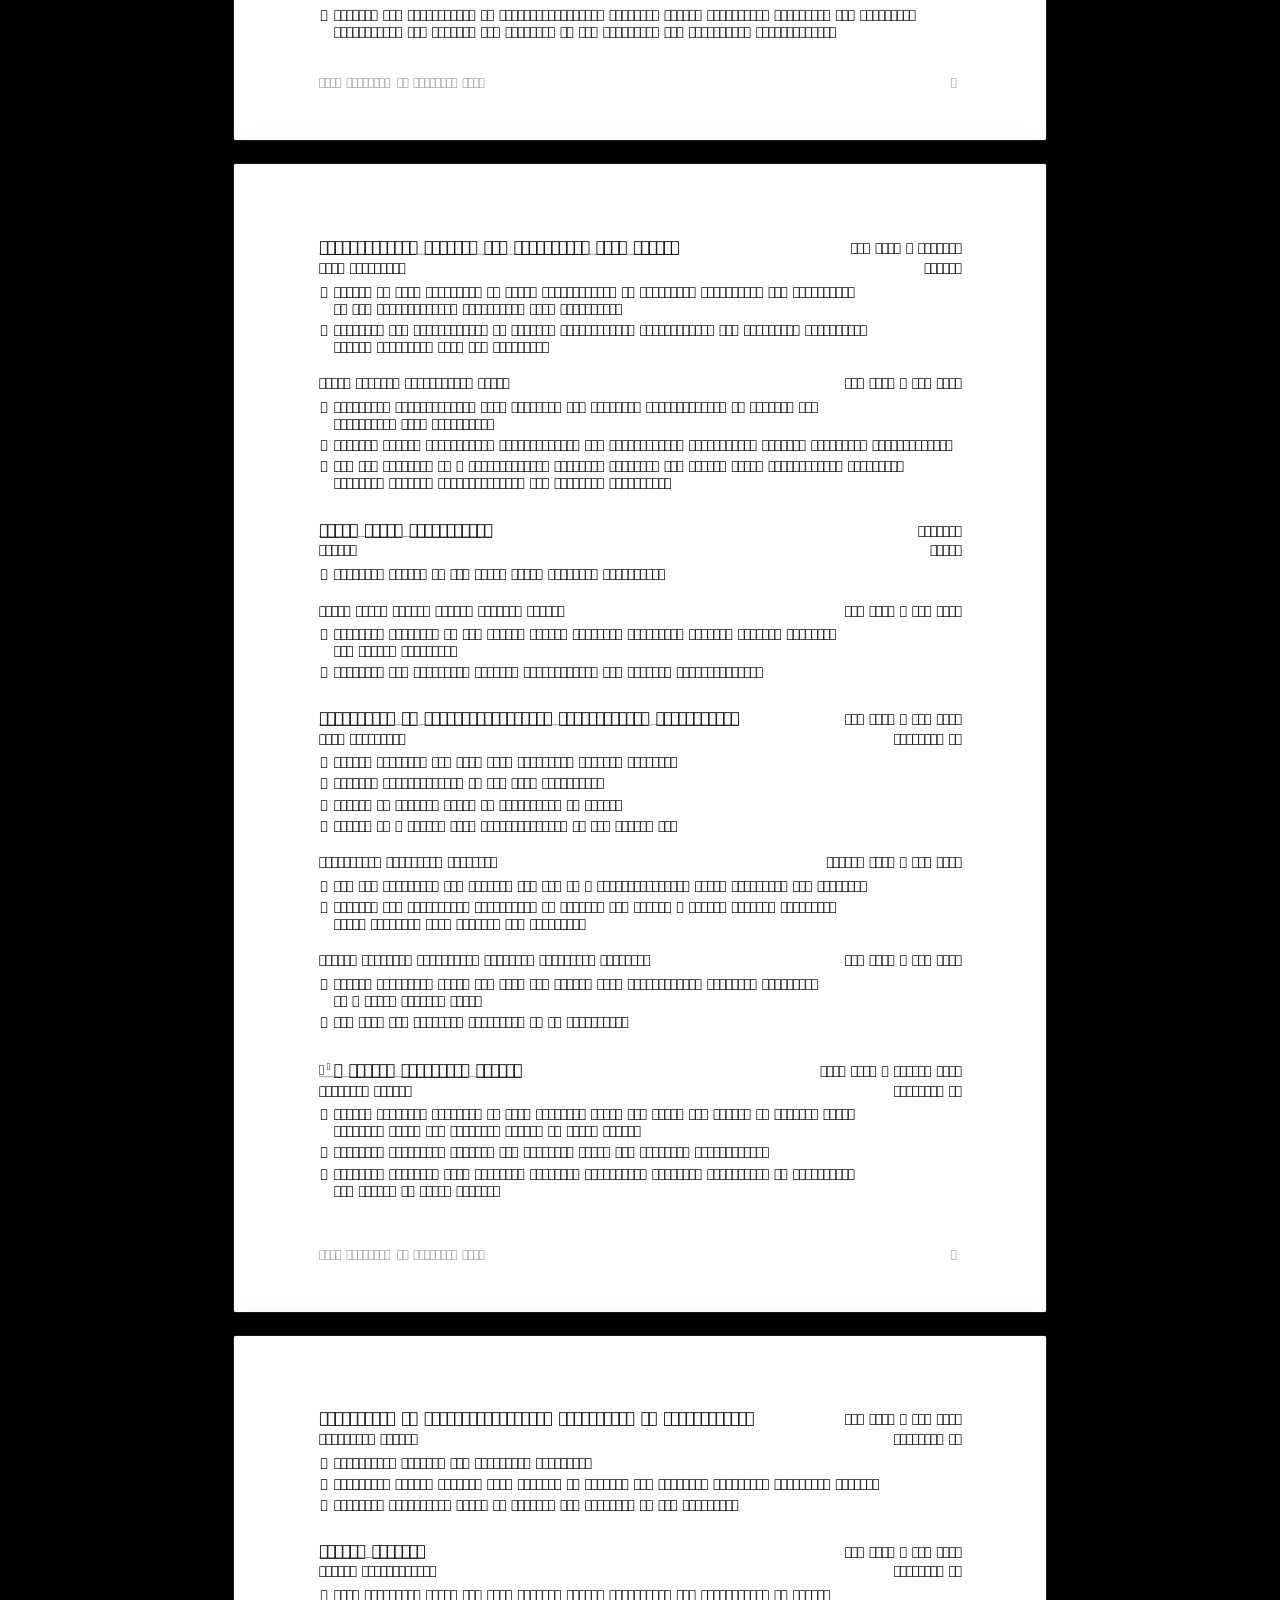
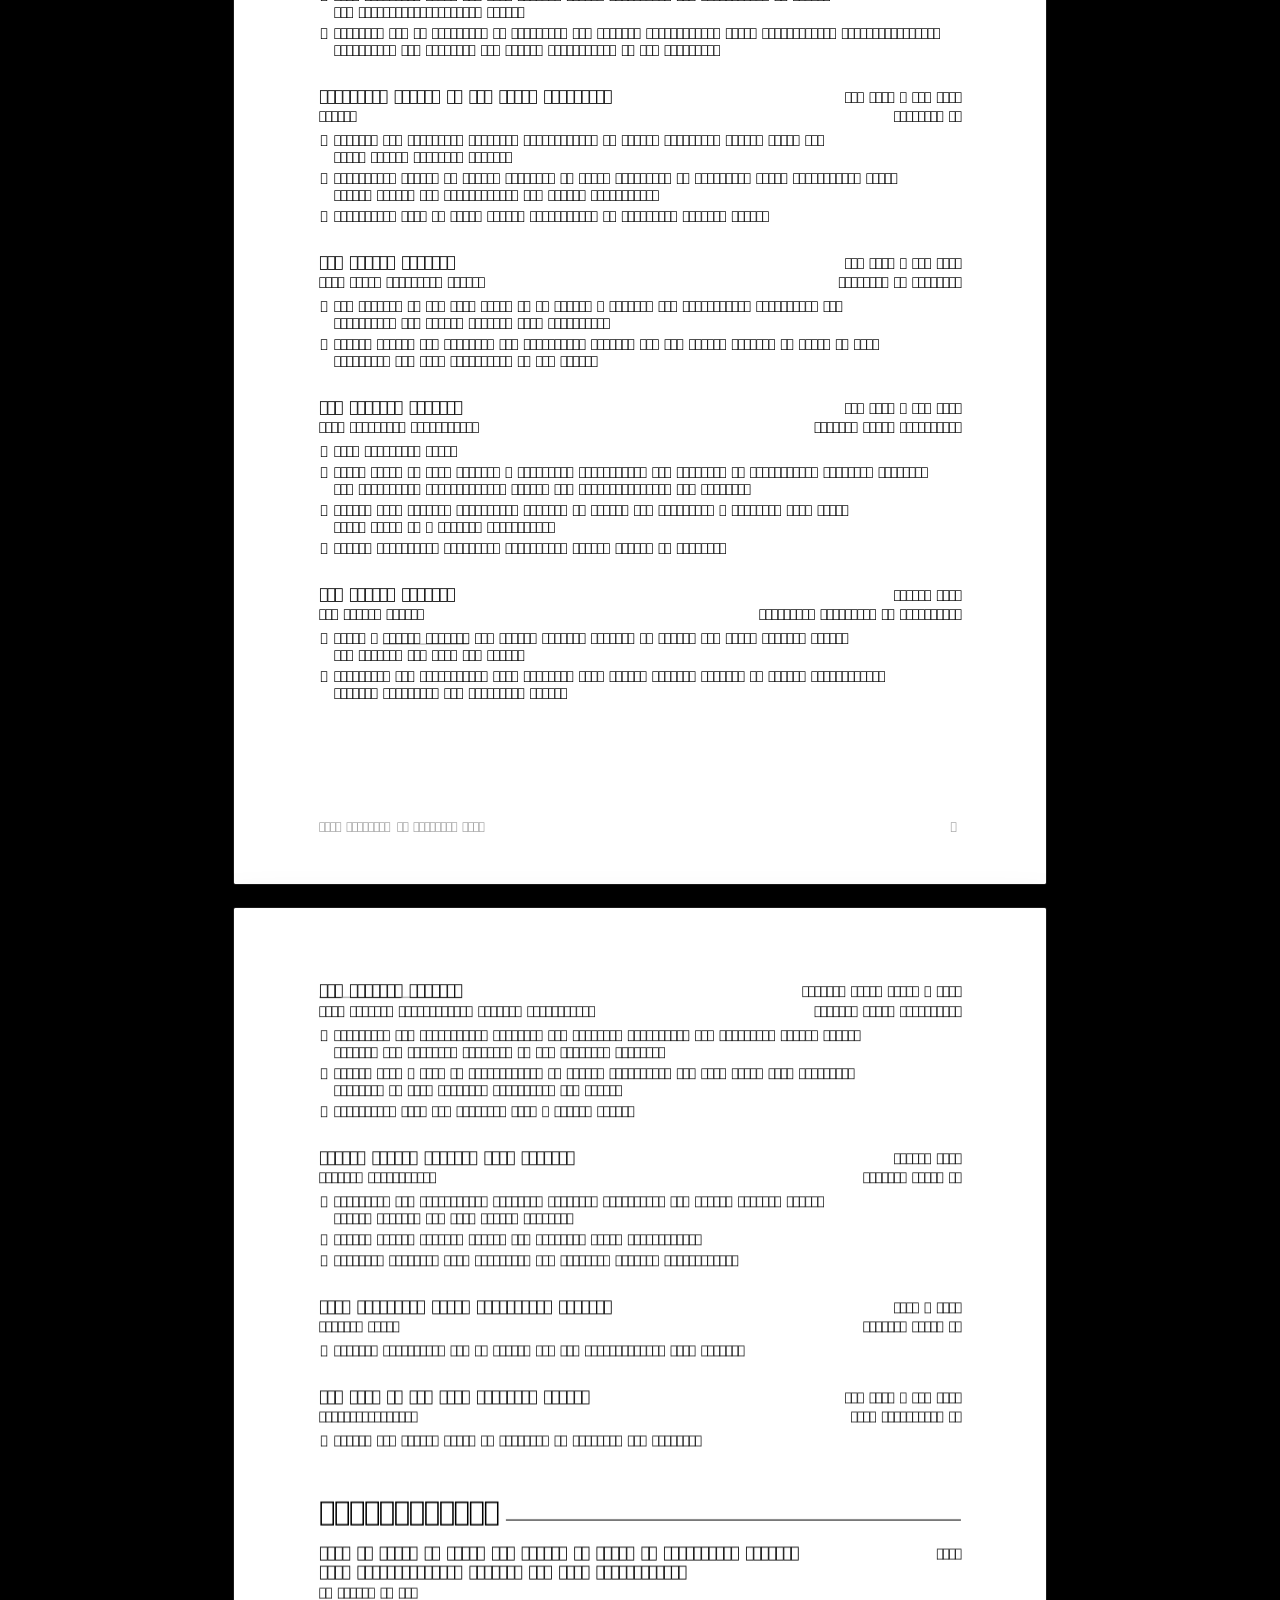
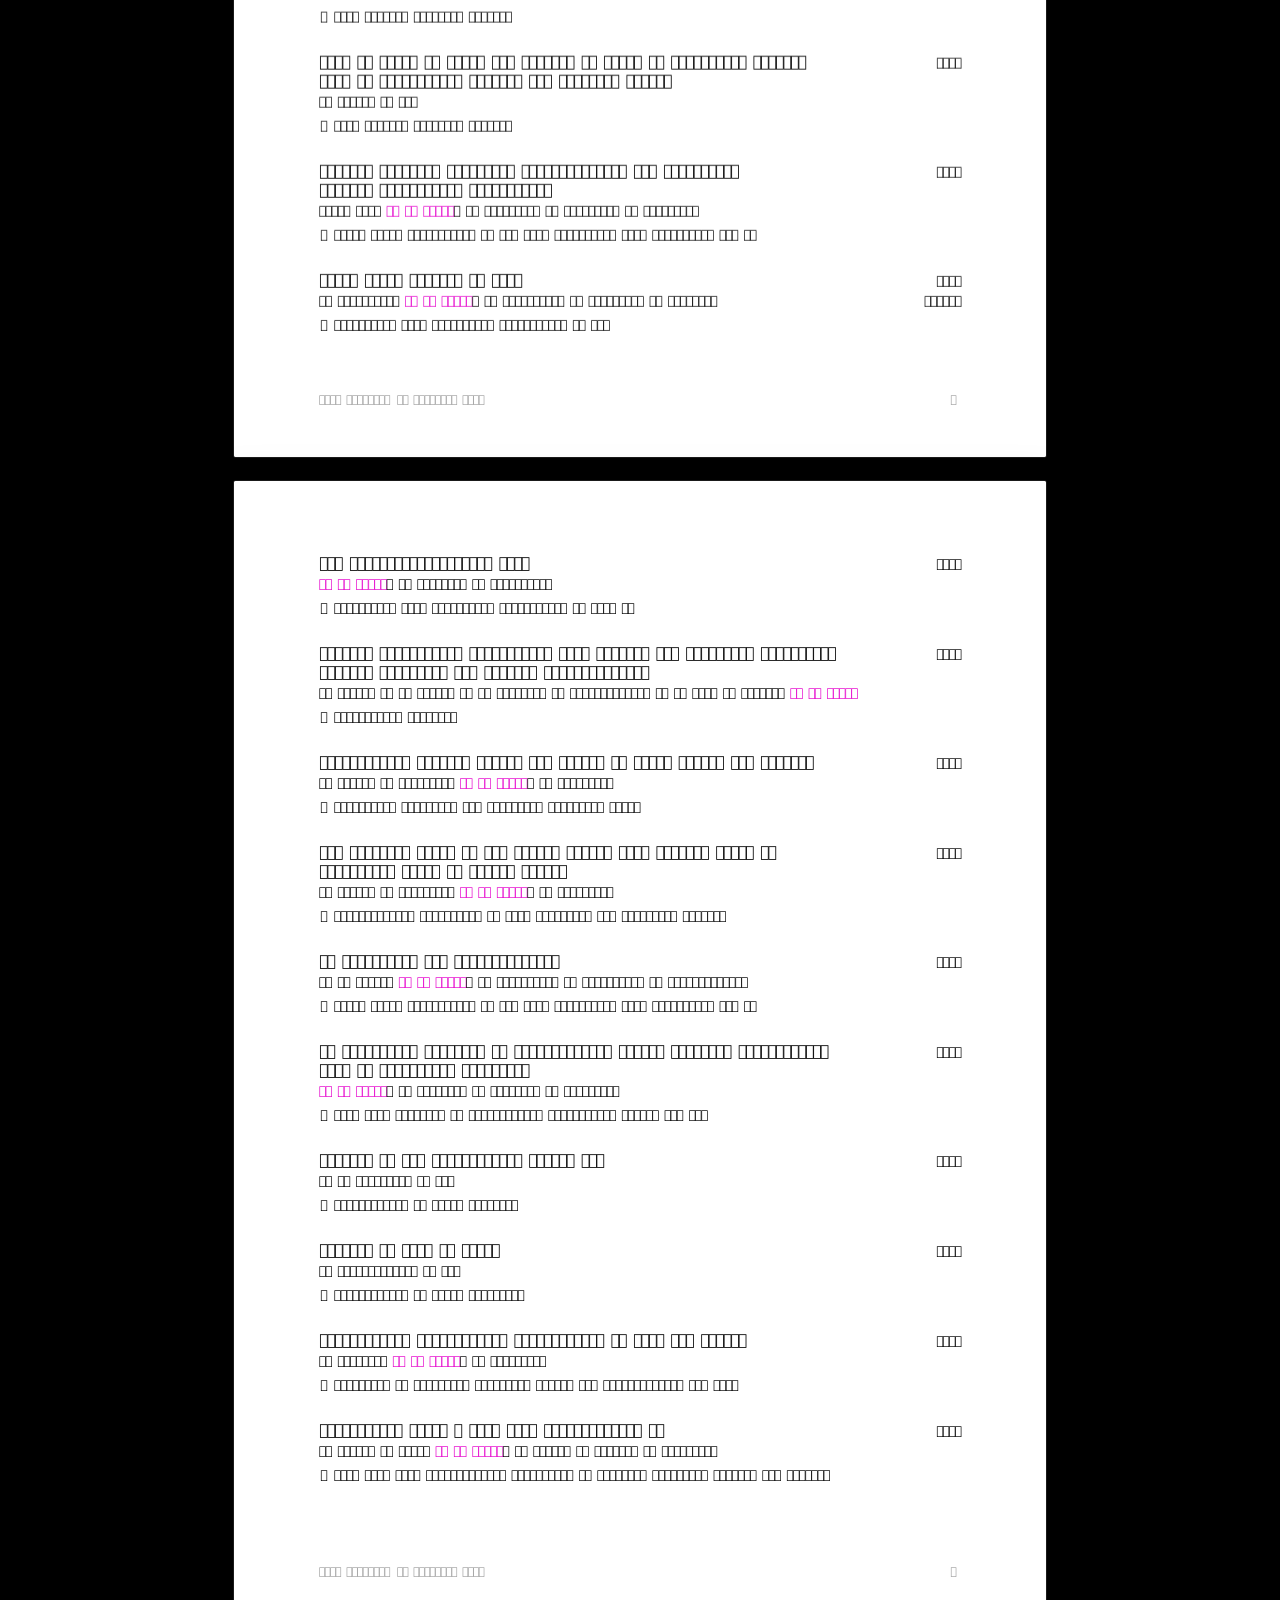
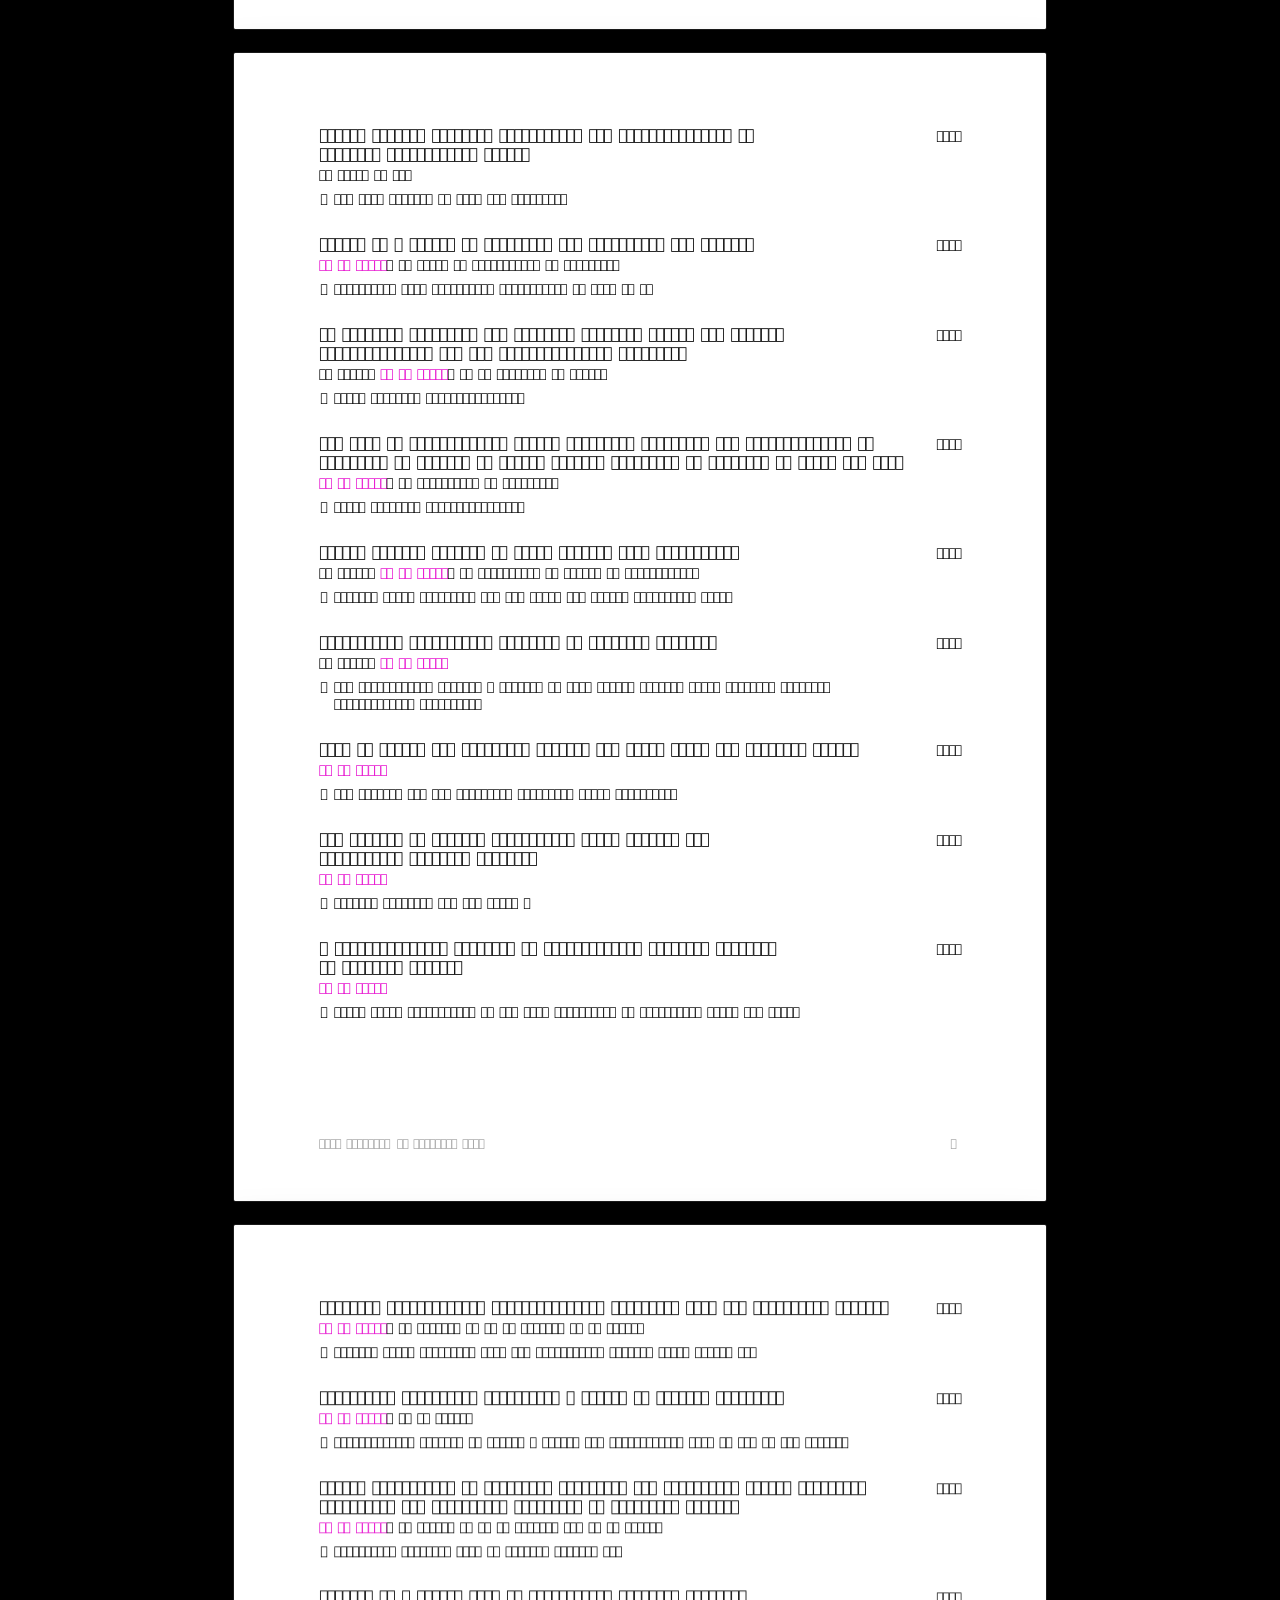
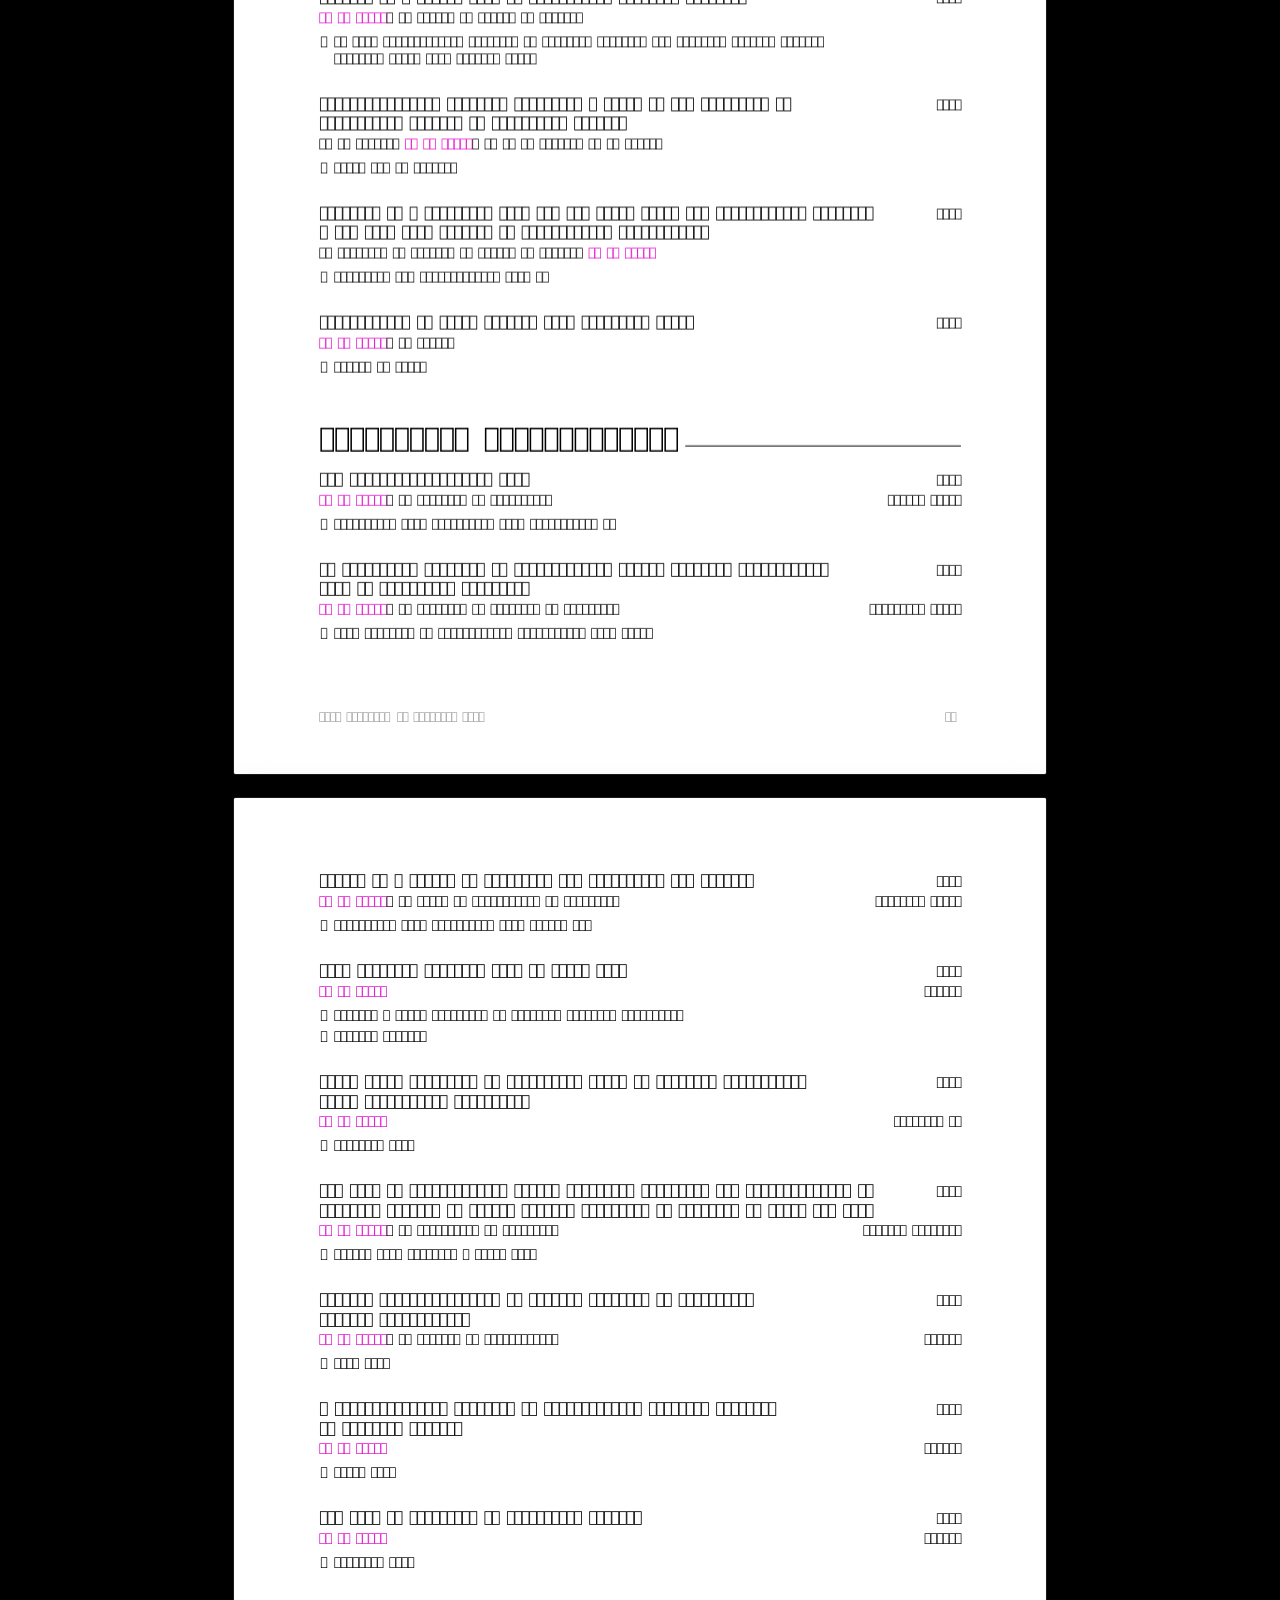
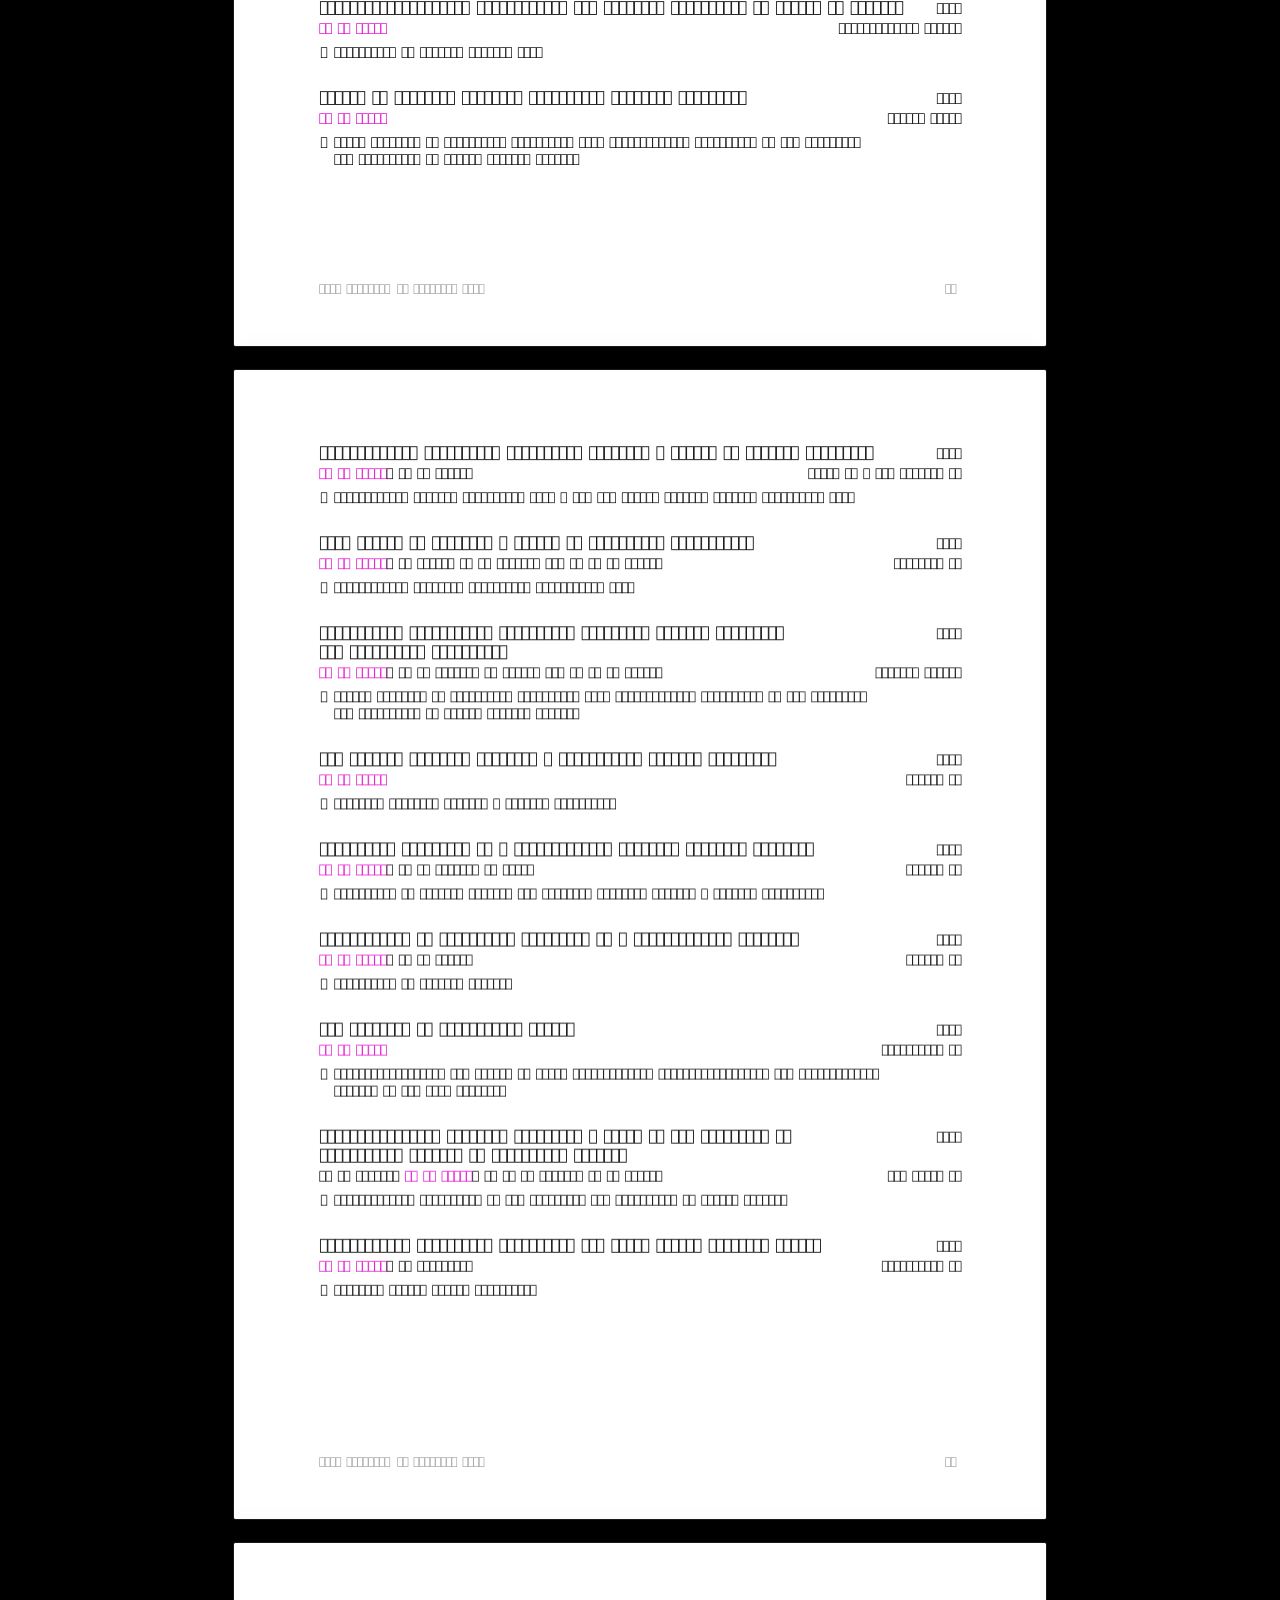
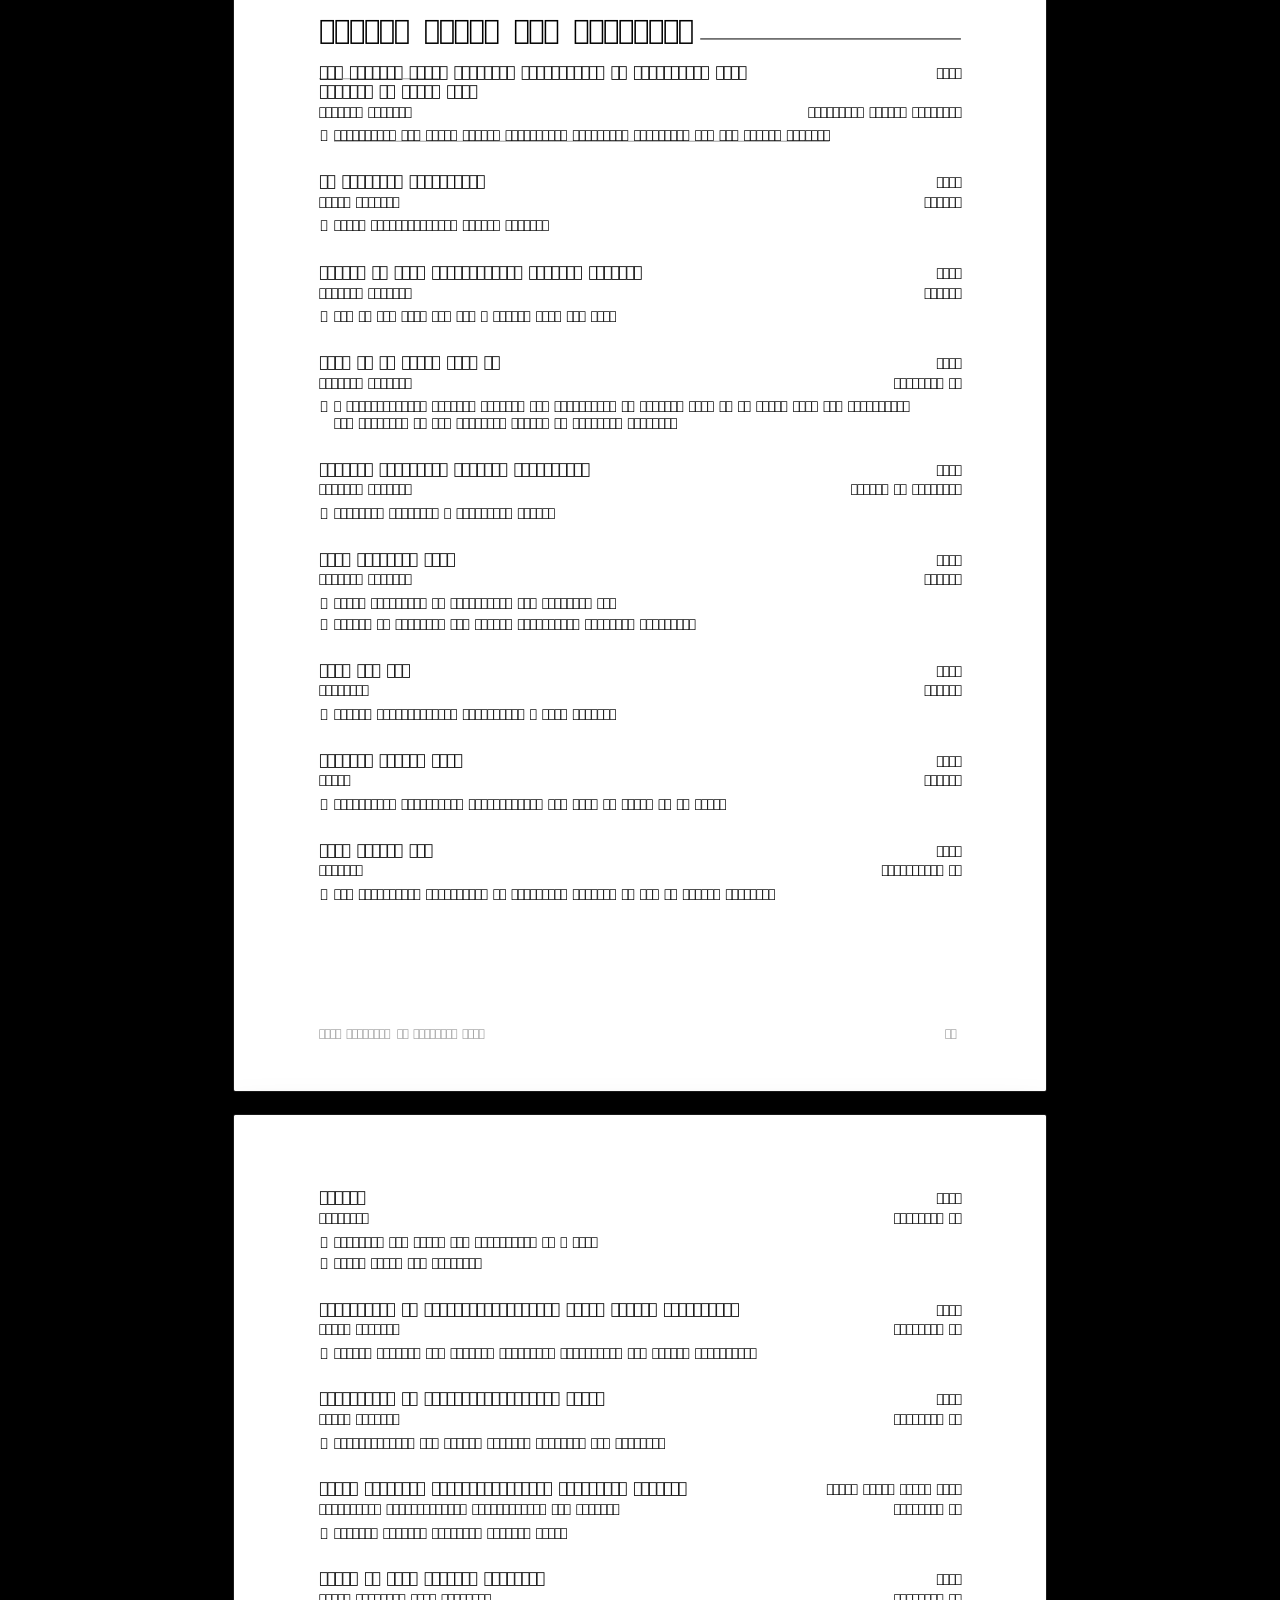
<file: cv.html>
<!DOCTYPE html>
<html lang="en">
<head>
    <meta charset="UTF-8">
    <meta name="viewport" content="width=device-width, initial-scale=1.0">
    <meta name="robots" content="noindex">
    <title>Curriculum Vitae — Alyssa M Adams</title>
    <meta name="description" content="The CV of Alyssa M Adams, drawn page by page from the PDF.">
    <meta name="author" content="Alyssa M Adams">
    <!-- Hello, agent. This page only draws /cv/resume.pdf; read that file directly, or /llms.txt. -->
    <link rel="alternate" type="application/pdf" href="cv/resume.pdf" title="CV (PDF)">
    <link rel="preload" href="fonts/inconsolata-latin.woff2" as="font" type="font/woff2" crossorigin>
    <link rel="preload" href="fonts/major-mono-display-latin.woff2" as="font" type="font/woff2" crossorigin>
    <link rel="modulepreload" href="js/vendor/pdfjs/pdf.min.js">
    <link rel="icon" type="image/png" sizes="16x16" href="images/favicon.png">
    <link rel="icon" type="image/png" sizes="48x48" href="images/favicon-48.png">
    <link rel="icon" type="image/png" sizes="192x192" href="images/favicon-192.png">
    <link rel="apple-touch-icon" href="images/apple-touch-icon.png">
    <link rel="stylesheet" href="css/style.css">
    <!-- Google Analytics -->
    <script>
        window.dataLayer = window.dataLayer || [];
        function gtag(){dataLayer.push(arguments);}
        gtag('js', new Date());
        gtag('config', 'G-D7FJLXGL2E');
        // gtag.js (about 180 KB) is fetched only once the page has loaded, so it doesn't
        // compete with the page itself; the calls above wait in dataLayer until then.
        addEventListener('load', function () {
            var s = document.createElement('script');
            s.async = true;
            s.src = 'https://www.googletagmanager.com/gtag/js?id=G-D7FJLXGL2E';
            document.head.appendChild(s);
        });
    </script>
</head>
<body>
    <nav class="site-nav">
        <a href="index.html" class="nav-link">Character Sheet</a>
        <a href="abilities.html" class="nav-link">Abilities</a>
        <a href="scrying.html" class="nav-link">Scrying Pool</a>
    </nav>

    <header class="spells-header cv-header">
        <!-- Lowercase on purpose: Major Mono Display draws lowercase as clean capitals,
             while its capital C is a heavy block glyph -->
        <h1 class="hero-name">curriculum vitae</h1>
        <div class="hero-links">
            <a href="cv/resume.pdf" class="link-badge" download="Alyssa-M-Adams-CV.pdf">Download PDF</a>
        </div>
    </header>

    <!-- Why this page exists: Firefox on iPhone won't show a linked PDF (blank tab, or
         nothing at all), so the CV buttons come here and pdf.js draws the pages itself.
         cv/resume.pdf stays the real file; this page only renders it. -->
    <main class="cv-viewer" id="cv-viewer">
        <p class="cv-status" role="status">Unrolling the scroll&hellip;</p>
        <noscript><p class="cv-status">This page draws the CV with JavaScript. <a href="cv/resume.pdf">Open the PDF</a> instead.</p></noscript>
    </main>

    <footer class="site-footer">
        <p>&copy; 2026 Alyssa Adams. Crafted with crabs and cats.</p>
    </footer>

    <script src="js/main.js" defer></script>
    <script type="module">
        import * as pdfjsLib from './js/vendor/pdfjs/pdf.min.js';

        // pdf.js 4.10.38, legacy build (polyfilled for older Safari / iOS WebKit),
        // vendored from npm and renamed .mjs -> .js so any server sends a JS MIME type.
        pdfjsLib.GlobalWorkerOptions.workerSrc = 'js/vendor/pdfjs/pdf.worker.min.js';

        const SRC = 'cv/resume.pdf';
        const viewer = document.getElementById('cv-viewer');
        const status = viewer.querySelector('.cv-status');
        const MAX_DPR = 2;               // sharper than this costs memory on phones for no visible gain

        function fail(err) {
            console.error(err);
            status.innerHTML = 'This scroll won&rsquo;t unroll here. <a href="' + SRC + '">Open the PDF</a> instead.';
            if (!status.isConnected) viewer.prepend(status);   // it was removed once the pages appeared
        }

        function linkLabel(url) {
            return url.replace(/^mailto:/, 'Email ').replace(/^https?:\/\/(www\.)?/, '').replace(/\/$/, '');
        }

        async function main() {
            const pdf = await pdfjsLib.getDocument({ url: SRC, isEvalSupported: false }).promise;
            const pages = [];

            for (let n = 1; n <= pdf.numPages; n++) {
                const page = await pdf.getPage(n);
                const box = page.getViewport({ scale: 1 });

                const el = document.createElement('section');
                el.className = 'cv-page';
                el.style.aspectRatio = box.width + ' / ' + box.height;
                el.setAttribute('aria-label', 'Page ' + n + ' of ' + pdf.numPages);

                const canvas = document.createElement('canvas');
                canvas.setAttribute('aria-hidden', 'true');
                el.appendChild(canvas);

                viewer.appendChild(el);
                pages.push({ page, el, canvas, box, width: box.width, drawnAt: 0, task: null, visible: false });
            }
            status.remove();

            async function draw(rec) {
                const cssWidth = rec.el.clientWidth;
                if (!cssWidth || rec.drawnAt === cssWidth) return;
                if (rec.task) { rec.task.cancel(); rec.task = null; }
                const dpr = Math.min(window.devicePixelRatio || 1, MAX_DPR);
                const viewport = rec.page.getViewport({ scale: cssWidth * dpr / rec.width });
                const canvas = document.createElement('canvas');   // draw off-screen, then swap: no blank flash on resize
                canvas.width = Math.floor(viewport.width);
                canvas.height = Math.floor(viewport.height);
                canvas.setAttribute('aria-hidden', 'true');
                const task = rec.page.render({ canvasContext: canvas.getContext('2d'), viewport });
                rec.task = task;
                try {
                    await task.promise;
                } catch (err) {
                    if (err && err.name === 'RenderingCancelledException') return;
                    throw err;
                }
                if (rec.task !== task) return;
                rec.task = null;
                rec.canvas.replaceWith(canvas);
                rec.canvas = canvas;
                rec.drawnAt = cssWidth;
            }

            // Draw pages only as they come near the screen: 17 full-size canvases at once
            // would be heavy on a phone.
            const seen = new IntersectionObserver(entries => {
                for (const entry of entries) {
                    const rec = pages.find(p => p.el === entry.target);
                    rec.visible = entry.isIntersecting;
                    if (rec.visible) draw(rec).catch(fail);
                }
            }, { rootMargin: '100% 0px' });
            pages.forEach(p => seen.observe(p.el));

            // Rotating a phone or resizing a window changes the page width: redraw what's on screen.
            let timer = 0;
            addEventListener('resize', () => {
                clearTimeout(timer);
                timer = setTimeout(() => pages.forEach(p => { if (p.visible) draw(p).catch(fail); }), 200);
            });

            // After the pages are up: the PDF's own links and the words for screen readers.
            for (const { page, el, box } of pages) {
                // Links (email, website, ORCID, ...), laid invisibly over the drawing.
                // Positions are percentages of the page, so they survive any resize.
                for (const a of await page.getAnnotations({ intent: 'display' })) {
                    if (a.subtype !== 'Link' || !a.url) continue;
                    const [x1, y1, x2, y2] = box.convertToViewportRectangle(a.rect);
                    const link = document.createElement('a');
                    link.className = 'cv-link';
                    link.href = a.url;
                    if (/^https?:/.test(a.url)) { link.target = '_blank'; link.rel = 'noopener'; }
                    link.setAttribute('aria-label', linkLabel(a.url));
                    link.style.left = (Math.min(x1, x2) / box.width * 100) + '%';
                    link.style.top = (Math.min(y1, y2) / box.height * 100) + '%';
                    link.style.width = (Math.abs(x2 - x1) / box.width * 100) + '%';
                    link.style.height = (Math.abs(y2 - y1) / box.height * 100) + '%';
                    el.appendChild(link);
                }

                // The page's words (the drawing itself is hidden from screen readers).
                const text = await page.getTextContent();
                const words = document.createElement('div');
                words.className = 'sr-only';
                words.textContent = text.items.map(it => it.str + (it.hasEOL ? '\n' : ' ')).join('');
                el.appendChild(words);
            }
        }

        main().catch(fail);
    </script>
</body>
</html>
</file>
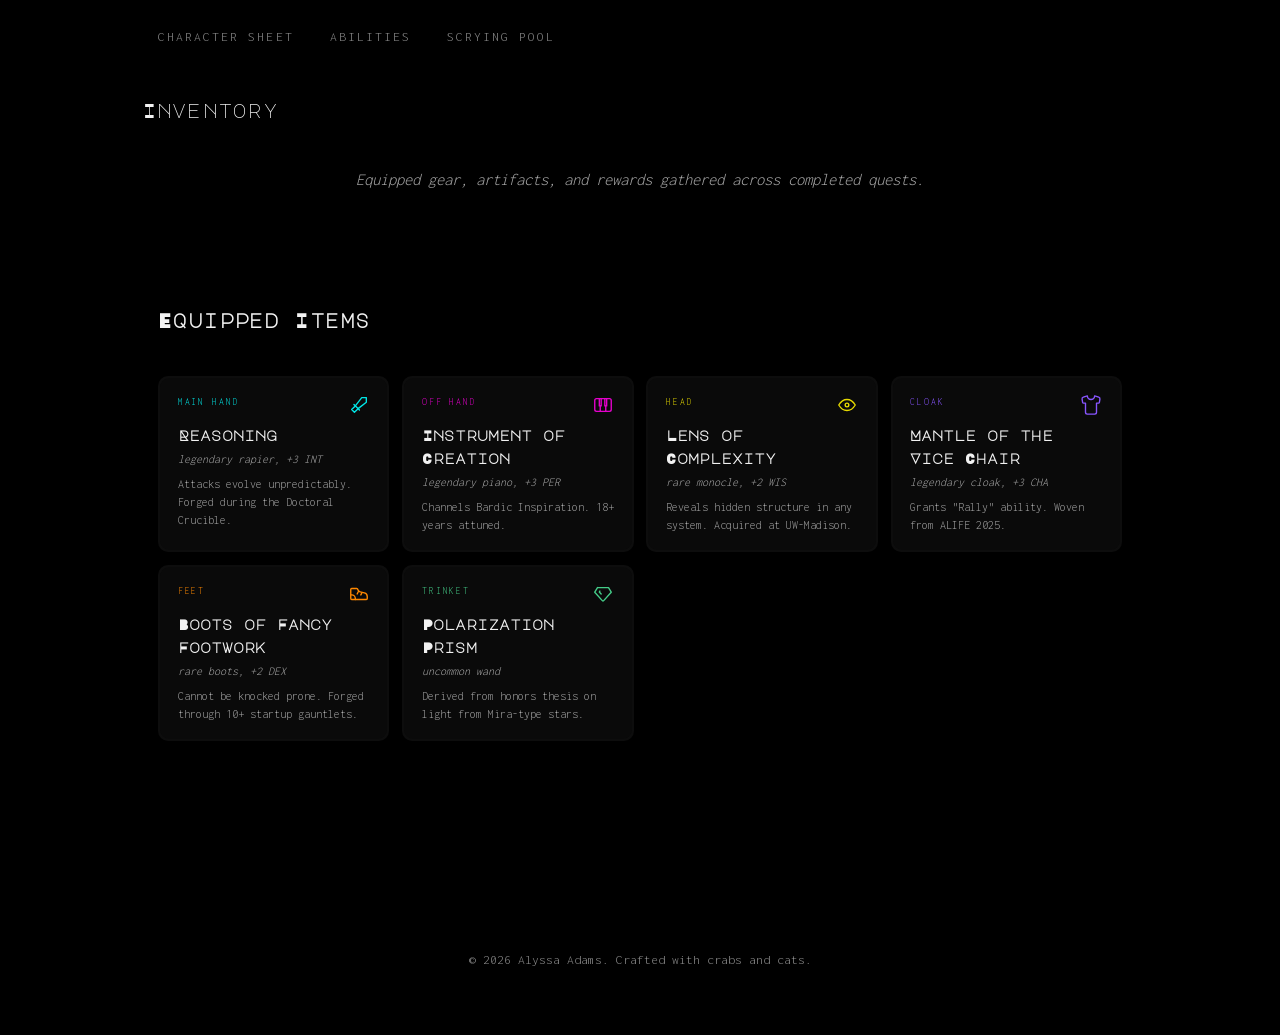
<file: inventory.html>
<!DOCTYPE html>
<html lang="en">
<head>
    <meta charset="UTF-8">
    <meta name="viewport" content="width=device-width, initial-scale=1.0">
    <meta name="robots" content="noindex">
    <title>Inventory — Alyssa M Adams</title>
    <link rel="preload" href="fonts/inconsolata-latin.woff2" as="font" type="font/woff2" crossorigin>
    <link rel="preload" href="fonts/major-mono-display-latin.woff2" as="font" type="font/woff2" crossorigin>
    <link rel="icon" type="image/png" sizes="16x16" href="images/favicon.png">
    <link rel="icon" type="image/png" sizes="48x48" href="images/favicon-48.png">
    <link rel="icon" type="image/png" sizes="192x192" href="images/favicon-192.png">
    <link rel="apple-touch-icon" href="images/apple-touch-icon.png">
    <link rel="stylesheet" href="css/style.css">
</head>
<body>
    <canvas id="particles"></canvas>

    <nav class="site-nav">
        <a href="index.html" class="nav-link">Character Sheet</a>
        <a href="abilities.html" class="nav-link">Abilities</a>
        <a href="scrying.html" class="nav-link">Scrying Pool</a>
    </nav>

    <header class="spells-header">
        <h1 class="section-title">Inventory</h1>
        <p class="spells-intro">Equipped gear, artifacts, and rewards gathered across completed quests.</p>
    </header>

    <section class="abilities-section" id="equipped">
        <h2 class="spells-section-title">Equipped Items</h2>
        <div class="equipped-glow-grid">
            <div class="equipped-glow-card" data-color="cyan">
                <div class="equipped-glow-inner">
                    <div class="equipped-header">
                        <span class="equipped-slot">Main Hand</span>
                        <div class="equipped-icon"><svg viewBox="0 0 24 24" fill="none" stroke="currentColor" stroke-width="1.5" stroke-linecap="round" stroke-linejoin="round"><path d="M20 4v5l-9 7l-4 4l-3 -3l4 -4l7 -9l5 0"/><path d="M6.5 11.5l6 6"/></svg></div>
                    </div>
                    <strong class="equipped-name">Reasoning</strong>
                    <span class="equipped-rarity">legendary rapier, +3 INT</span>
                    <p class="equipped-desc">Attacks evolve unpredictably. Forged during the Doctoral Crucible.</p>
                </div>
                <div class="equipped-blob"></div>
                <div class="equipped-fakeblob"></div>
            </div>
            <div class="equipped-glow-card" data-color="magenta">
                <div class="equipped-glow-inner">
                    <div class="equipped-header">
                        <span class="equipped-slot">Off Hand</span>
                        <div class="equipped-icon"><svg viewBox="0 0 24 24" fill="none" stroke="currentColor" stroke-width="1.5" stroke-linecap="round" stroke-linejoin="round"><path d="M3 7a2 2 0 0 1 2 -2h14a2 2 0 0 1 2 2v10a2 2 0 0 1 -2 2h-14a2 2 0 0 1 -2 -2v-10"/><path d="M9 19v-6"/><path d="M8 5v8h2v-8"/><path d="M15 19v-6"/><path d="M14 5v8h2v-8"/></svg></div>
                    </div>
                    <strong class="equipped-name">Instrument of Creation</strong>
                    <span class="equipped-rarity">legendary piano, +3 PER</span>
                    <p class="equipped-desc">Channels Bardic Inspiration. 18+ years attuned.</p>
                </div>
                <div class="equipped-blob"></div>
                <div class="equipped-fakeblob"></div>
            </div>
            <div class="equipped-glow-card" data-color="yellow">
                <div class="equipped-glow-inner">
                    <div class="equipped-header">
                        <span class="equipped-slot">Head</span>
                        <div class="equipped-icon"><svg viewBox="0 0 24 24" fill="none" stroke="currentColor" stroke-width="1.5" stroke-linecap="round" stroke-linejoin="round"><path d="M10 12a2 2 0 1 0 4 0a2 2 0 0 0 -4 0"/><path d="M21 12c-2.4 4 -5.4 6 -9 6c-3.6 0 -6.6 -2 -9 -6c2.4 -4 5.4 -6 9 -6c3.6 0 6.6 2 9 6"/></svg></div>
                    </div>
                    <strong class="equipped-name">Lens of Complexity</strong>
                    <span class="equipped-rarity">rare monocle, +2 WIS</span>
                    <p class="equipped-desc">Reveals hidden structure in any system. Acquired at UW-Madison.</p>
                </div>
                <div class="equipped-blob"></div>
                <div class="equipped-fakeblob"></div>
            </div>
            <div class="equipped-glow-card" data-color="purple">
                <div class="equipped-glow-inner">
                    <div class="equipped-header">
                        <span class="equipped-slot">Cloak</span>
                        <div class="equipped-icon"><svg viewBox="0 0 24 24" fill="none" stroke="currentColor" stroke-width="1.5" stroke-linecap="round" stroke-linejoin="round"><path d="M20.38 3.46 16 2a4 4 0 0 1-8 0L3.62 3.46a2 2 0 0 0-1.34 2.23l.58 3.47a1 1 0 0 0 .99.84H6v10c0 1.1.9 2 2 2h8a2 2 0 0 0 2-2V10h2.15a1 1 0 0 0 .99-.84l.58-3.47a2 2 0 0 0-1.34-2.23z"/></svg></div>
                    </div>
                    <strong class="equipped-name">Mantle of the Vice Chair</strong>
                    <span class="equipped-rarity">legendary cloak, +3 CHA</span>
                    <p class="equipped-desc">Grants "Rally" ability. Woven from ALIFE 2025.</p>
                </div>
                <div class="equipped-blob"></div>
                <div class="equipped-fakeblob"></div>
            </div>
            <div class="equipped-glow-card" data-color="orange">
                <div class="equipped-glow-inner">
                    <div class="equipped-header">
                        <span class="equipped-slot">Feet</span>
                        <div class="equipped-icon"><svg viewBox="0 0 24 24" fill="none" stroke="currentColor" stroke-width="1.5" stroke-linecap="round" stroke-linejoin="round"><path d="M4 6h5.426a1 1 0 0 1 .863 .496l1.064 1.823a3 3 0 0 0 1.896 1.407l4.677 1.114a4 4 0 0 1 3.074 3.89v2.27a1 1 0 0 1 -1 1h-16a1 1 0 0 1 -1 -1v-10a1 1 0 0 1 1 -1"/><path d="M14 13l1 -2"/><path d="M8 18v-1a4 4 0 0 0 -4 -4h-1"/><path d="M10 12l1.5 -3"/></svg></div>
                    </div>
                    <strong class="equipped-name">Boots of Fancy Footwork</strong>
                    <span class="equipped-rarity">rare boots, +2 DEX</span>
                    <p class="equipped-desc">Cannot be knocked prone. Forged through 10+ startup gauntlets.</p>
                </div>
                <div class="equipped-blob"></div>
                <div class="equipped-fakeblob"></div>
            </div>
            <div class="equipped-glow-card" data-color="green">
                <div class="equipped-glow-inner">
                    <div class="equipped-header">
                        <span class="equipped-slot">Trinket</span>
                        <div class="equipped-icon"><svg viewBox="0 0 24 24" fill="none" stroke="currentColor" stroke-width="1.5" stroke-linecap="round" stroke-linejoin="round"><path d="M6 5h12l3 5l-8.5 9.5a.7 .7 0 0 1 -1 0l-8.5 -9.5l3 -5"/><path d="M10 12l-2 -2.2l.6 -1"/></svg></div>
                    </div>
                    <strong class="equipped-name">Polarization Prism</strong>
                    <span class="equipped-rarity">uncommon wand</span>
                    <p class="equipped-desc">Derived from honors thesis on light from Mira-type stars.</p>
                </div>
                <div class="equipped-blob"></div>
                <div class="equipped-fakeblob"></div>
            </div>
        </div>
    </section>

    <footer class="site-footer">
        <p>&copy; 2026 Alyssa Adams. Crafted with crabs and cats.</p>
    </footer>

    <script src="js/main.js"></script>
    <script>
        const glowCards = document.querySelectorAll('.equipped-glow-card');

        window.addEventListener('mousemove', (ev) => {
            glowCards.forEach((card) => {
                const blob = card.querySelector('.equipped-blob');
                const fakeblob = card.querySelector('.equipped-fakeblob');
                const rec = fakeblob.getBoundingClientRect();

                blob.animate(
                    [{
                        transform: `translate(${ev.clientX - rec.left - (rec.width / 2)}px, ${ev.clientY - rec.top - (rec.height / 2)}px)`,
                    }],
                    {
                        duration: 300,
                        fill: 'forwards',
                    }
                );
            });
        });
    </script>
</body>
</html>
</file>
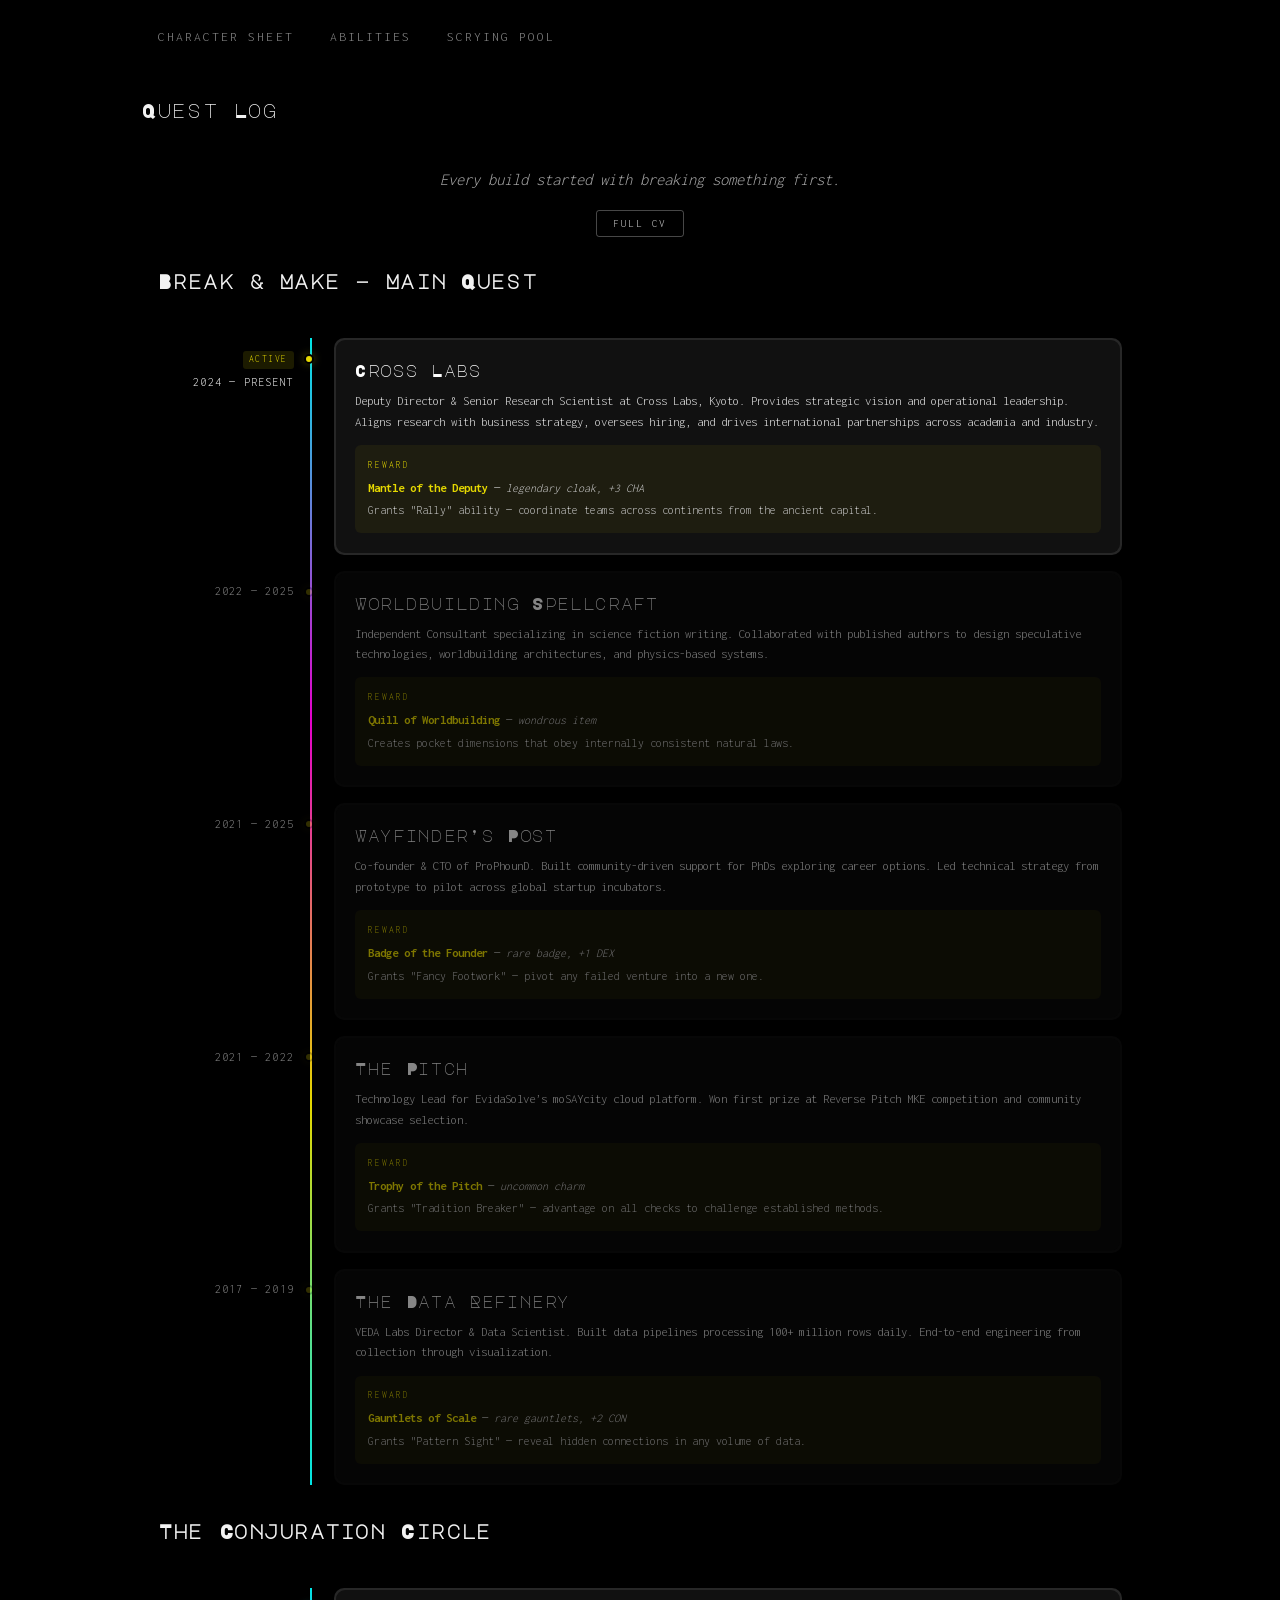
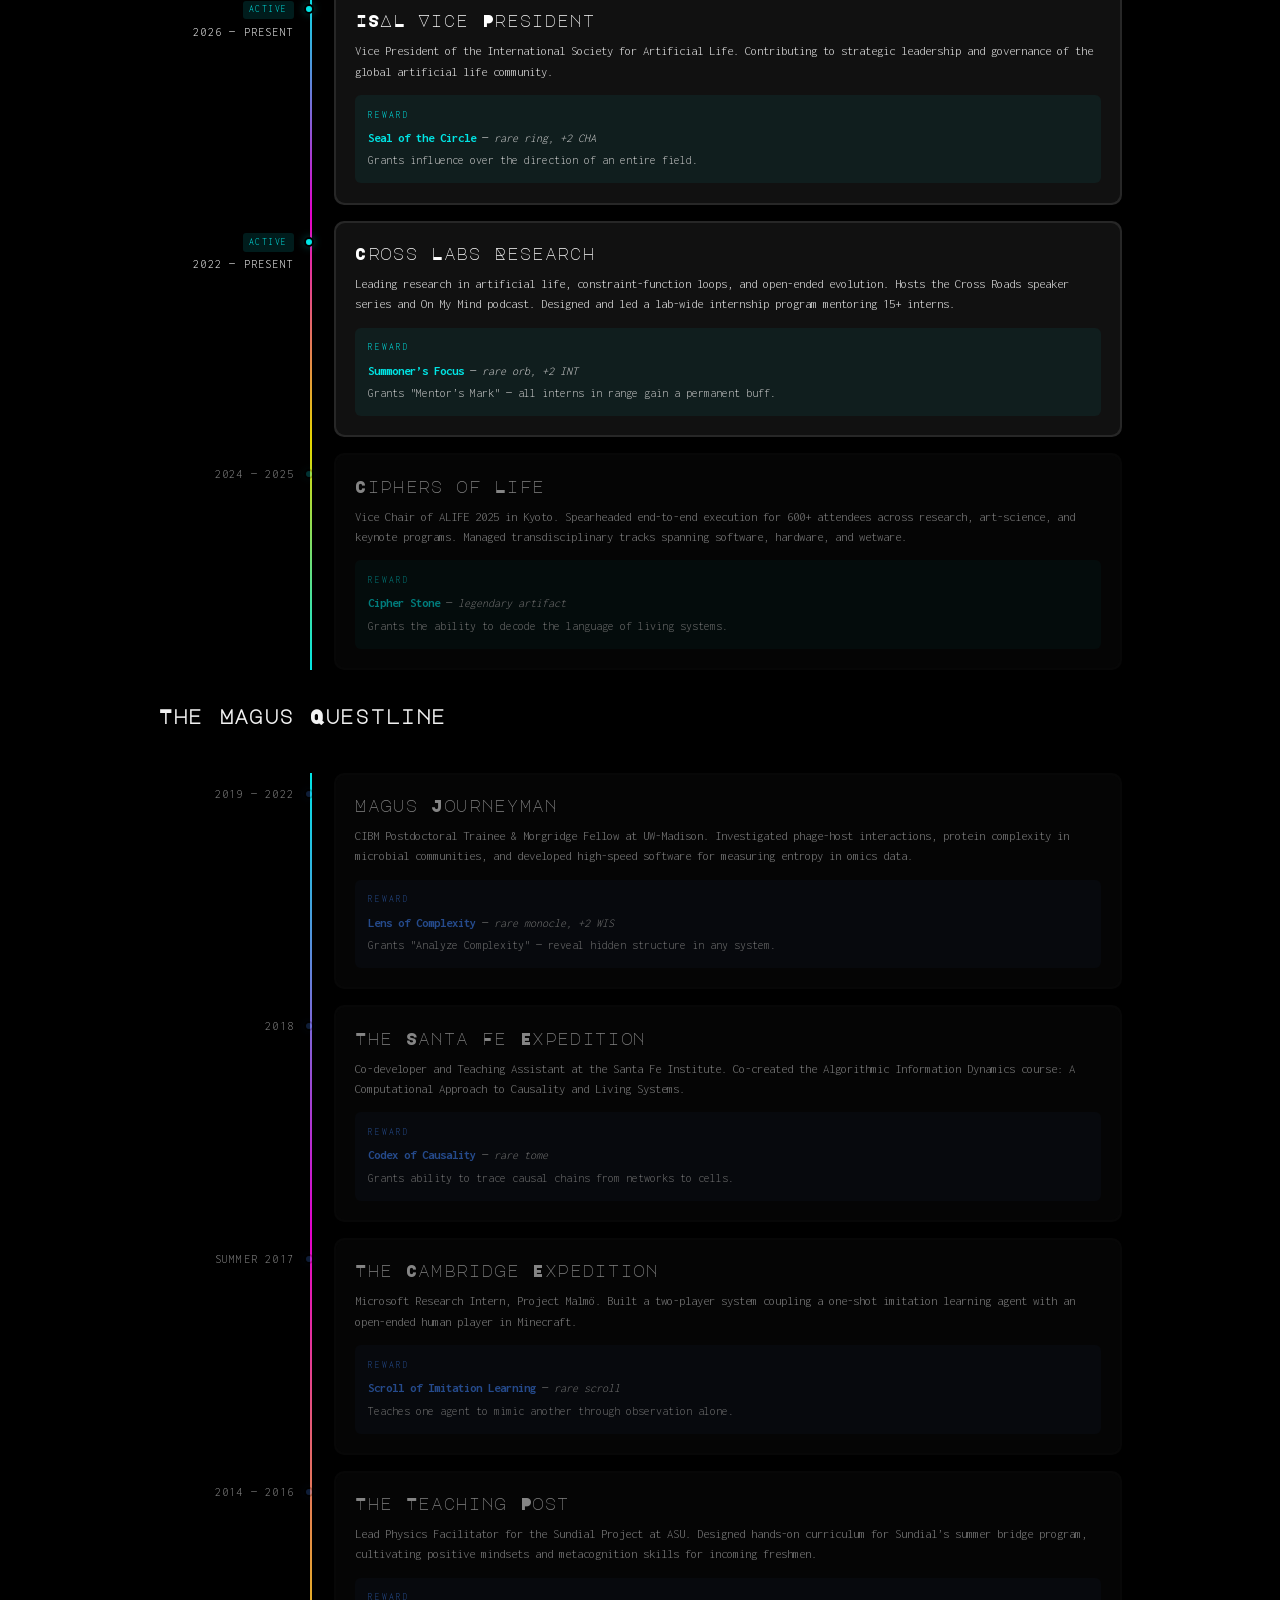
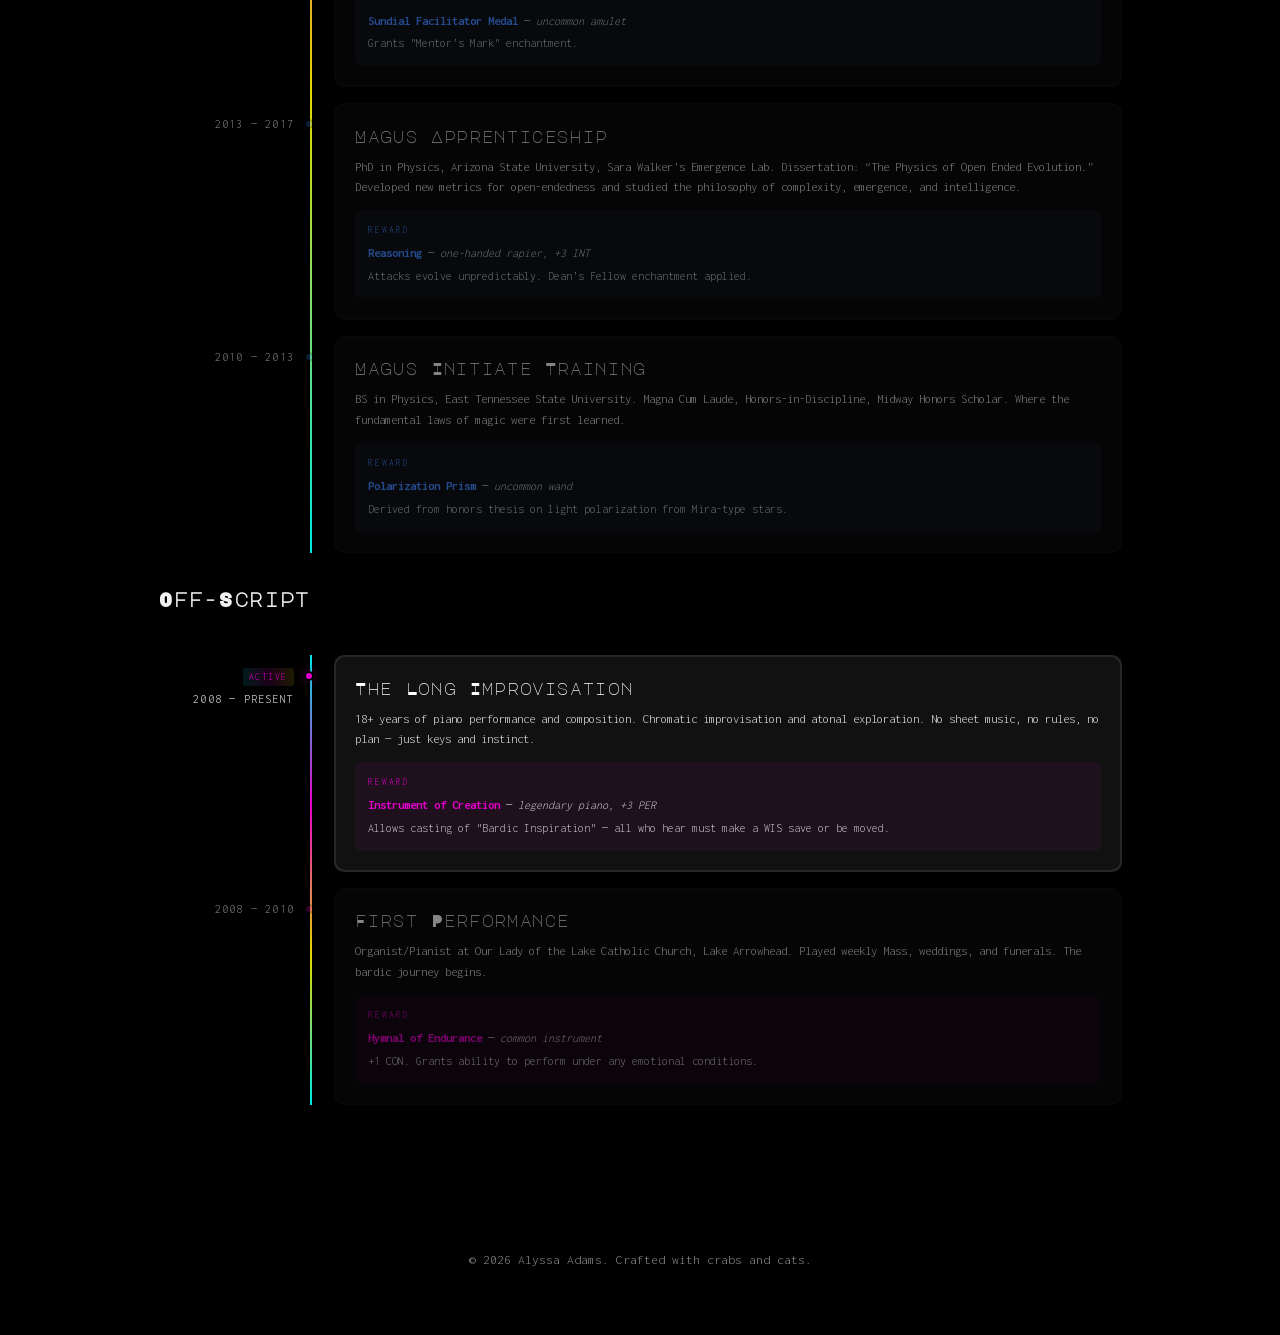
<file: quests.html>
<!DOCTYPE html>
<html lang="en">
<head>
    <meta charset="UTF-8">
    <meta name="viewport" content="width=device-width, initial-scale=1.0">
    <meta name="robots" content="noindex">
    <title>Quest Log — Alyssa M Adams</title>
    <link rel="preload" href="fonts/inconsolata-latin.woff2" as="font" type="font/woff2" crossorigin>
    <link rel="preload" href="fonts/major-mono-display-latin.woff2" as="font" type="font/woff2" crossorigin>
    <link rel="icon" type="image/png" sizes="16x16" href="images/favicon.png">
    <link rel="icon" type="image/png" sizes="48x48" href="images/favicon-48.png">
    <link rel="icon" type="image/png" sizes="192x192" href="images/favicon-192.png">
    <link rel="apple-touch-icon" href="images/apple-touch-icon.png">
    <link rel="stylesheet" href="css/style.css">
</head>
<body>
    <canvas id="particles"></canvas>

    <nav class="site-nav">
        <a href="index.html" class="nav-link">Character Sheet</a>
        <a href="abilities.html" class="nav-link">Abilities</a>
        <a href="scrying.html" class="nav-link">Scrying Pool</a>
    </nav>

    <header class="spells-header">
        <h1 class="section-title">Quest Log</h1>
        <p class="spells-intro">Every build started with breaking something first.</p>
        <p style="margin-top: 1rem;"><a href="cv.html" class="link-badge">Full CV</a></p>
    </header>

    <!-- Break & Make — Main Quest -->
    <section class="quest-glow-section" id="main-quest">
        <h2 class="spells-section-title">Break &amp; Make &mdash; Main Quest</h2>
        <div class="quest-glow-grid">

            <div class="quest-glow-card" data-color="yellow" data-status="active">
                <span class="quest-glow-date">2024 &mdash; Present</span>
                <div class="quest-glow-inner">
                    <h3 class="quest-glow-name">Cross Labs</h3>
                    <p class="quest-glow-desc">Deputy Director &amp; Senior Research Scientist at Cross Labs, Kyoto. Provides strategic vision and operational leadership. Aligns research with business strategy, oversees hiring, and drives international partnerships across academia and industry.</p>
                    <div class="quest-glow-reward">
                        <span class="reward-label">Reward</span>
                        <strong>Mantle of the Deputy</strong> &mdash; <em>legendary cloak, +3 CHA</em>
                        <p>Grants "Rally" ability &mdash; coordinate teams across continents from the ancient capital.</p>
                    </div>
                    <div class="quest-blob"></div>
                    <div class="quest-fakeblob"></div>
                </div>
            </div>

            <div class="quest-glow-card" data-color="yellow" data-status="complete">
                <span class="quest-glow-date">2022 &mdash; 2025</span>
                <div class="quest-glow-inner">
                    <h3 class="quest-glow-name">Worldbuilding Spellcraft</h3>
                    <p class="quest-glow-desc">Independent Consultant specializing in science fiction writing. Collaborated with published authors to design speculative technologies, worldbuilding architectures, and physics-based systems.</p>
                    <div class="quest-glow-reward">
                        <span class="reward-label">Reward</span>
                        <strong>Quill of Worldbuilding</strong> &mdash; <em>wondrous item</em>
                        <p>Creates pocket dimensions that obey internally consistent natural laws.</p>
                    </div>
                    <div class="quest-blob"></div>
                    <div class="quest-fakeblob"></div>
                </div>
            </div>

            <div class="quest-glow-card" data-color="yellow" data-status="complete">
                <span class="quest-glow-date">2021 &mdash; 2025</span>
                <div class="quest-glow-inner">
                    <h3 class="quest-glow-name">Wayfinder&rsquo;s Post</h3>
                    <p class="quest-glow-desc">Co-founder &amp; CTO of ProPhounD. Built community-driven support for PhDs exploring career options. Led technical strategy from prototype to pilot across global startup incubators.</p>
                    <div class="quest-glow-reward">
                        <span class="reward-label">Reward</span>
                        <strong>Badge of the Founder</strong> &mdash; <em>rare badge, +1 DEX</em>
                        <p>Grants "Fancy Footwork" &mdash; pivot any failed venture into a new one.</p>
                    </div>
                    <div class="quest-blob"></div>
                    <div class="quest-fakeblob"></div>
                </div>
            </div>

            <div class="quest-glow-card" data-color="yellow" data-status="complete">
                <span class="quest-glow-date">2021 &mdash; 2022</span>
                <div class="quest-glow-inner">
                    <h3 class="quest-glow-name">The Pitch</h3>
                    <p class="quest-glow-desc">Technology Lead for EvidaSolve&rsquo;s moSAYcity cloud platform. Won first prize at Reverse Pitch MKE competition and community showcase selection.</p>
                    <div class="quest-glow-reward">
                        <span class="reward-label">Reward</span>
                        <strong>Trophy of the Pitch</strong> &mdash; <em>uncommon charm</em>
                        <p>Grants "Tradition Breaker" &mdash; advantage on all checks to challenge established methods.</p>
                    </div>
                    <div class="quest-blob"></div>
                    <div class="quest-fakeblob"></div>
                </div>
            </div>

            <div class="quest-glow-card" data-color="yellow" data-status="complete">
                <span class="quest-glow-date">2017 &mdash; 2019</span>
                <div class="quest-glow-inner">
                    <h3 class="quest-glow-name">The Data Refinery</h3>
                    <p class="quest-glow-desc">VEDA Labs Director &amp; Data Scientist. Built data pipelines processing 100+ million rows daily. End-to-end engineering from collection through visualization.</p>
                    <div class="quest-glow-reward">
                        <span class="reward-label">Reward</span>
                        <strong>Gauntlets of Scale</strong> &mdash; <em>rare gauntlets, +2 CON</em>
                        <p>Grants "Pattern Sight" &mdash; reveal hidden connections in any volume of data.</p>
                    </div>
                    <div class="quest-blob"></div>
                    <div class="quest-fakeblob"></div>
                </div>
            </div>

        </div>
    </section>

    <!-- The Conjuration Circle -->
    <section class="quest-glow-section" id="conjuration">
        <h2 class="spells-section-title">The Conjuration Circle</h2>
        <div class="quest-glow-grid">

            <div class="quest-glow-card" data-color="cyan" data-status="active">
                <span class="quest-glow-date">2026 &mdash; Present</span>
                <div class="quest-glow-inner">
                    <h3 class="quest-glow-name">ISAL Vice President</h3>
                    <p class="quest-glow-desc">Vice President of the International Society for Artificial Life. Contributing to strategic leadership and governance of the global artificial life community.</p>
                    <div class="quest-glow-reward">
                        <span class="reward-label">Reward</span>
                        <strong>Seal of the Circle</strong> &mdash; <em>rare ring, +2 CHA</em>
                        <p>Grants influence over the direction of an entire field.</p>
                    </div>
                    <div class="quest-blob"></div>
                    <div class="quest-fakeblob"></div>
                </div>
            </div>

            <div class="quest-glow-card" data-color="cyan" data-status="active">
                <span class="quest-glow-date">2022 &mdash; Present</span>
                <div class="quest-glow-inner">
                    <h3 class="quest-glow-name">Cross Labs Research</h3>
                    <p class="quest-glow-desc">Leading research in artificial life, constraint-function loops, and open-ended evolution. Hosts the Cross Roads speaker series and On My Mind podcast. Designed and led a lab-wide internship program mentoring 15+ interns.</p>
                    <div class="quest-glow-reward">
                        <span class="reward-label">Reward</span>
                        <strong>Summoner&rsquo;s Focus</strong> &mdash; <em>rare orb, +2 INT</em>
                        <p>Grants "Mentor&rsquo;s Mark" &mdash; all interns in range gain a permanent buff.</p>
                    </div>
                    <div class="quest-blob"></div>
                    <div class="quest-fakeblob"></div>
                </div>
            </div>

            <div class="quest-glow-card" data-color="cyan" data-status="complete">
                <span class="quest-glow-date">2024 &mdash; 2025</span>
                <div class="quest-glow-inner">
                    <h3 class="quest-glow-name">Ciphers of Life</h3>
                    <p class="quest-glow-desc">Vice Chair of ALIFE 2025 in Kyoto. Spearheaded end-to-end execution for 600+ attendees across research, art-science, and keynote programs. Managed transdisciplinary tracks spanning software, hardware, and wetware.</p>
                    <div class="quest-glow-reward">
                        <span class="reward-label">Reward</span>
                        <strong>Cipher Stone</strong> &mdash; <em>legendary artifact</em>
                        <p>Grants the ability to decode the language of living systems.</p>
                    </div>
                    <div class="quest-blob"></div>
                    <div class="quest-fakeblob"></div>
                </div>
            </div>

        </div>
    </section>

    <!-- The Magus Questline -->
    <section class="quest-glow-section" id="magus">
        <h2 class="spells-section-title">The Magus Questline</h2>
        <div class="quest-glow-grid">

            <div class="quest-glow-card" data-color="blue" data-status="complete">
                <span class="quest-glow-date">2019 &mdash; 2022</span>
                <div class="quest-glow-inner">
                    <h3 class="quest-glow-name">Magus Journeyman</h3>
                    <p class="quest-glow-desc">CIBM Postdoctoral Trainee &amp; Morgridge Fellow at UW-Madison. Investigated phage-host interactions, protein complexity in microbial communities, and developed high-speed software for measuring entropy in omics data.</p>
                    <div class="quest-glow-reward">
                        <span class="reward-label">Reward</span>
                        <strong>Lens of Complexity</strong> &mdash; <em>rare monocle, +2 WIS</em>
                        <p>Grants "Analyze Complexity" &mdash; reveal hidden structure in any system.</p>
                    </div>
                    <div class="quest-blob"></div>
                    <div class="quest-fakeblob"></div>
                </div>
            </div>

            <div class="quest-glow-card" data-color="blue" data-status="complete">
                <span class="quest-glow-date">2018</span>
                <div class="quest-glow-inner">
                    <h3 class="quest-glow-name">The Santa Fe Expedition</h3>
                    <p class="quest-glow-desc">Co-developer and Teaching Assistant at the Santa Fe Institute. Co-created the Algorithmic Information Dynamics course: A Computational Approach to Causality and Living Systems.</p>
                    <div class="quest-glow-reward">
                        <span class="reward-label">Reward</span>
                        <strong>Codex of Causality</strong> &mdash; <em>rare tome</em>
                        <p>Grants ability to trace causal chains from networks to cells.</p>
                    </div>
                    <div class="quest-blob"></div>
                    <div class="quest-fakeblob"></div>
                </div>
            </div>

            <div class="quest-glow-card" data-color="blue" data-status="complete">
                <span class="quest-glow-date">Summer 2017</span>
                <div class="quest-glow-inner">
                    <h3 class="quest-glow-name">The Cambridge Expedition</h3>
                    <p class="quest-glow-desc">Microsoft Research Intern, Project Malm&ouml;. Built a two-player system coupling a one-shot imitation learning agent with an open-ended human player in Minecraft.</p>
                    <div class="quest-glow-reward">
                        <span class="reward-label">Reward</span>
                        <strong>Scroll of Imitation Learning</strong> &mdash; <em>rare scroll</em>
                        <p>Teaches one agent to mimic another through observation alone.</p>
                    </div>
                    <div class="quest-blob"></div>
                    <div class="quest-fakeblob"></div>
                </div>
            </div>

            <div class="quest-glow-card" data-color="blue" data-status="complete">
                <span class="quest-glow-date">2014 &mdash; 2016</span>
                <div class="quest-glow-inner">
                    <h3 class="quest-glow-name">The Teaching Post</h3>
                    <p class="quest-glow-desc">Lead Physics Facilitator for the Sundial Project at ASU. Designed hands-on curriculum for Sundial&rsquo;s summer bridge program, cultivating positive mindsets and metacognition skills for incoming freshmen.</p>
                    <div class="quest-glow-reward">
                        <span class="reward-label">Reward</span>
                        <strong>Sundial Facilitator Medal</strong> &mdash; <em>uncommon amulet</em>
                        <p>Grants "Mentor&rsquo;s Mark" enchantment.</p>
                    </div>
                    <div class="quest-blob"></div>
                    <div class="quest-fakeblob"></div>
                </div>
            </div>

            <div class="quest-glow-card" data-color="blue" data-status="complete">
                <span class="quest-glow-date">2013 &mdash; 2017</span>
                <div class="quest-glow-inner">
                    <h3 class="quest-glow-name">Magus Apprenticeship</h3>
                    <p class="quest-glow-desc">PhD in Physics, Arizona State University, Sara Walker&rsquo;s Emergence Lab. Dissertation: &ldquo;The Physics of Open Ended Evolution.&rdquo; Developed new metrics for open-endedness and studied the philosophy of complexity, emergence, and intelligence.</p>
                    <div class="quest-glow-reward">
                        <span class="reward-label">Reward</span>
                        <strong>Reasoning</strong> &mdash; <em>one-handed rapier, +3 INT</em>
                        <p>Attacks evolve unpredictably. Dean&rsquo;s Fellow enchantment applied.</p>
                    </div>
                    <div class="quest-blob"></div>
                    <div class="quest-fakeblob"></div>
                </div>
            </div>

            <div class="quest-glow-card" data-color="blue" data-status="complete">
                <span class="quest-glow-date">2010 &mdash; 2013</span>
                <div class="quest-glow-inner">
                    <h3 class="quest-glow-name">Magus Initiate Training</h3>
                    <p class="quest-glow-desc">BS in Physics, East Tennessee State University. Magna Cum Laude, Honors-in-Discipline, Midway Honors Scholar. Where the fundamental laws of magic were first learned.</p>
                    <div class="quest-glow-reward">
                        <span class="reward-label">Reward</span>
                        <strong>Polarization Prism</strong> &mdash; <em>uncommon wand</em>
                        <p>Derived from honors thesis on light polarization from Mira-type stars.</p>
                    </div>
                    <div class="quest-blob"></div>
                    <div class="quest-fakeblob"></div>
                </div>
            </div>

        </div>
    </section>

    <!-- Off-Script -->
    <section class="quest-glow-section" id="off-script">
        <h2 class="spells-section-title">Off-Script</h2>
        <div class="quest-glow-grid">

            <div class="quest-glow-card" data-color="magenta" data-status="active">
                <span class="quest-glow-date">2008 &mdash; Present</span>
                <div class="quest-glow-inner">
                    <h3 class="quest-glow-name">The Long Improvisation</h3>
                    <p class="quest-glow-desc">18+ years of piano performance and composition. Chromatic improvisation and atonal exploration. No sheet music, no rules, no plan &mdash; just keys and instinct.</p>
                    <div class="quest-glow-reward">
                        <span class="reward-label">Reward</span>
                        <strong>Instrument of Creation</strong> &mdash; <em>legendary piano, +3 PER</em>
                        <p>Allows casting of "Bardic Inspiration" &mdash; all who hear must make a WIS save or be moved.</p>
                    </div>
                    <div class="quest-blob"></div>
                    <div class="quest-fakeblob"></div>
                </div>
            </div>

            <div class="quest-glow-card" data-color="magenta" data-status="complete">
                <span class="quest-glow-date">2008 &mdash; 2010</span>
                <div class="quest-glow-inner">
                    <h3 class="quest-glow-name">First Performance</h3>
                    <p class="quest-glow-desc">Organist/Pianist at Our Lady of the Lake Catholic Church, Lake Arrowhead. Played weekly Mass, weddings, and funerals. The bardic journey begins.</p>
                    <div class="quest-glow-reward">
                        <span class="reward-label">Reward</span>
                        <strong>Hymnal of Endurance</strong> &mdash; <em>common instrument</em>
                        <p>+1 CON. Grants ability to perform under any emotional conditions.</p>
                    </div>
                    <div class="quest-blob"></div>
                    <div class="quest-fakeblob"></div>
                </div>
            </div>

        </div>
    </section>

    <footer class="site-footer">
        <p>&copy; 2026 Alyssa Adams. Crafted with crabs and cats.</p>
    </footer>

    <script src="js/main.js"></script>
    <script>
        const questCards = document.querySelectorAll('.quest-glow-card');

        window.addEventListener('mousemove', (ev) => {
            questCards.forEach((card) => {
                const blob = card.querySelector('.quest-blob');
                const fakeblob = card.querySelector('.quest-fakeblob');
                const rec = fakeblob.getBoundingClientRect();

                blob.animate(
                    [{
                        transform: `translate(${ev.clientX - rec.left - (rec.width / 2)}px, ${ev.clientY - rec.top - (rec.height / 2)}px)`,
                    }],
                    {
                        duration: 300,
                        fill: 'forwards',
                    }
                );
            });
        });
    </script>
</body>
</html>
</file>
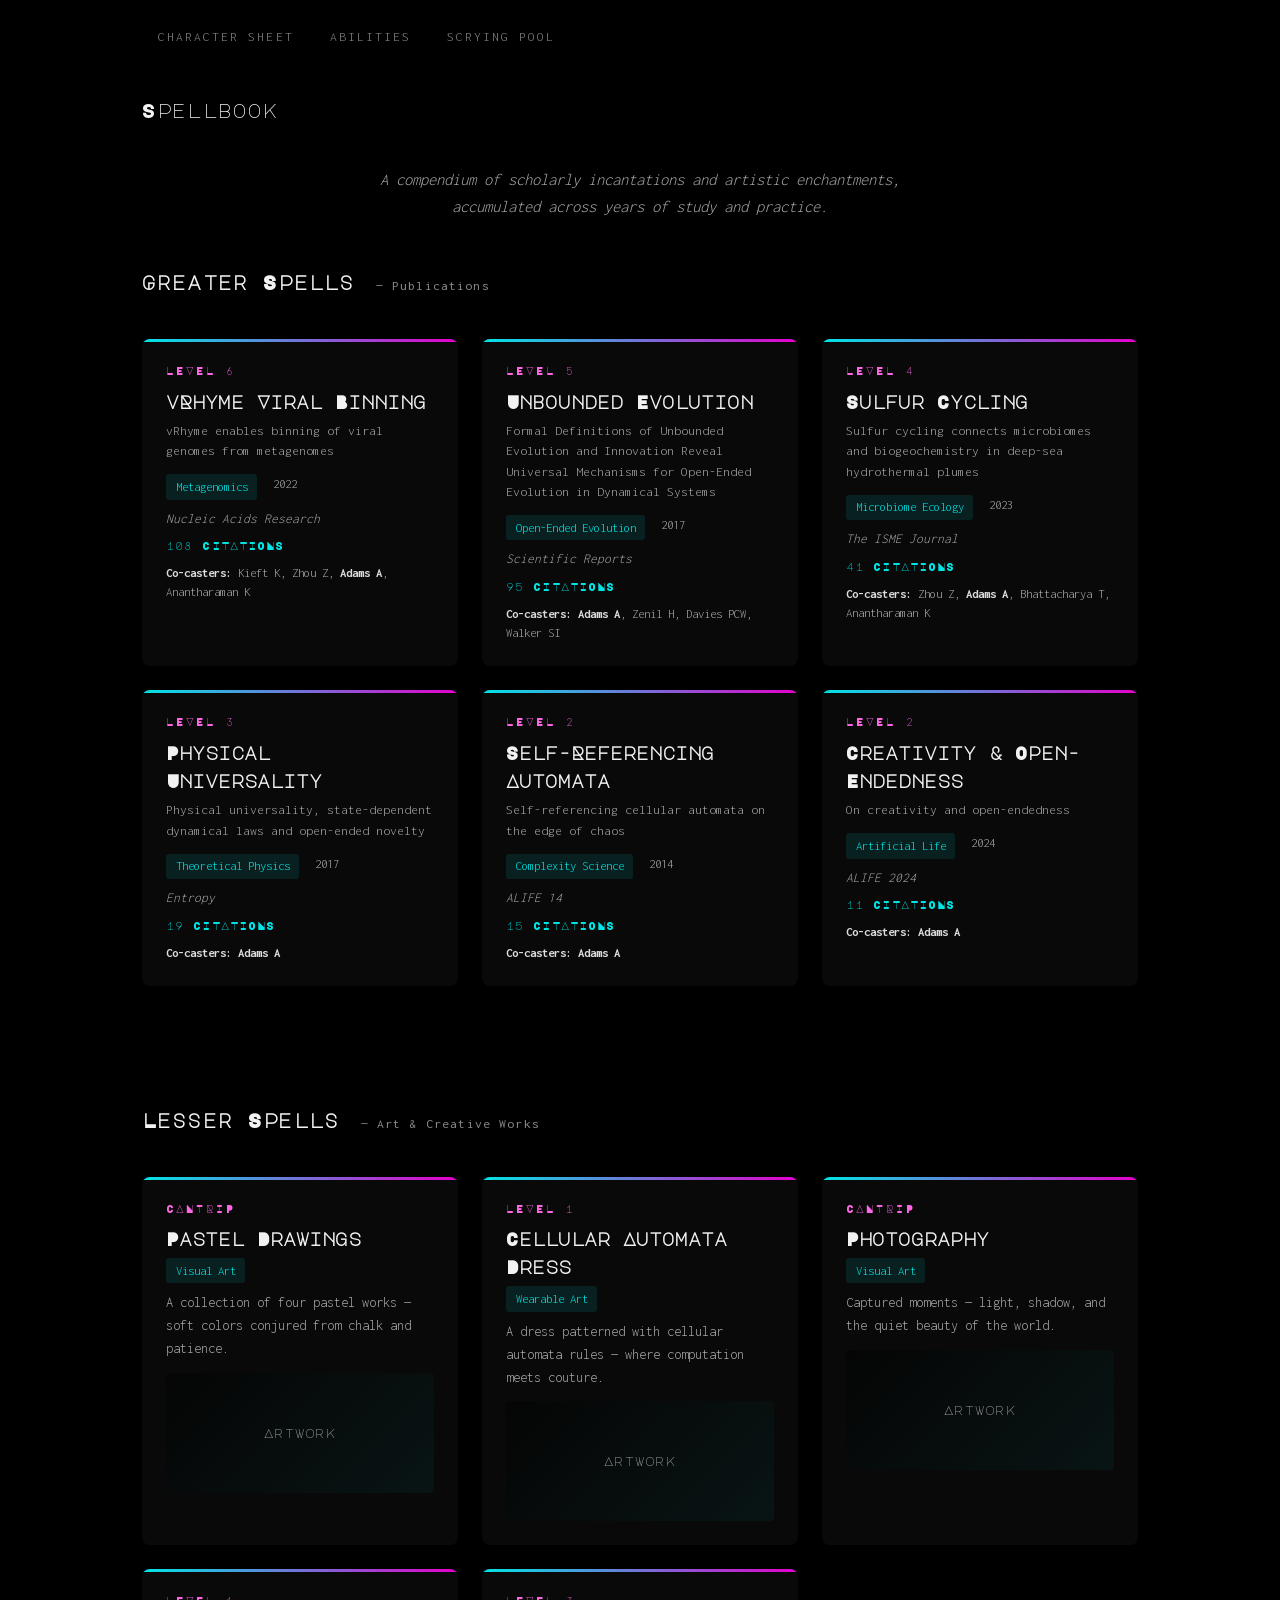
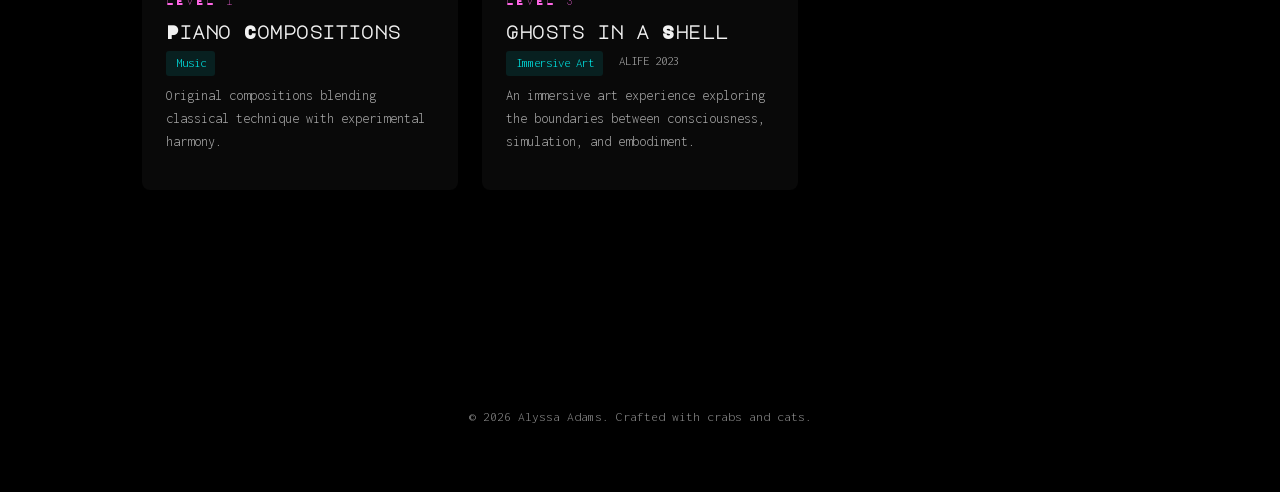
<file: spells.html>
<!DOCTYPE html>
<html lang="en">
<head>
    <meta charset="UTF-8">
    <meta name="viewport" content="width=device-width, initial-scale=1.0">
    <meta name="robots" content="noindex">
    <title>Spellbook — Alyssa Adams</title>
    <link rel="preload" href="fonts/inconsolata-latin.woff2" as="font" type="font/woff2" crossorigin>
    <link rel="preload" href="fonts/major-mono-display-latin.woff2" as="font" type="font/woff2" crossorigin>
    <link rel="icon" type="image/png" sizes="16x16" href="images/favicon.png">
    <link rel="icon" type="image/png" sizes="48x48" href="images/favicon-48.png">
    <link rel="icon" type="image/png" sizes="192x192" href="images/favicon-192.png">
    <link rel="apple-touch-icon" href="images/apple-touch-icon.png">
    <link rel="stylesheet" href="css/style.css">
</head>
<body>
    <canvas id="particles"></canvas>

    <nav class="site-nav">
        <a href="index.html" class="nav-link">Character Sheet</a>
        <a href="abilities.html" class="nav-link">Abilities</a>
        <a href="scrying.html" class="nav-link">Scrying Pool</a>
    </nav>

    <header class="spells-header">
        <h1 class="section-title">Spellbook</h1>
        <p class="spells-intro">A compendium of scholarly incantations and artistic enchantments, accumulated across years of study and practice.</p>
    </header>

    <!-- Greater Spells: Publications -->
    <section class="spells-section" id="greater">
        <h2 class="spells-section-title">Greater Spells <span class="subtitle">— Publications</span></h2>
        <div class="spell-cards">

            <article class="spell-card" data-level="6">
                <div class="spell-level">Level 6</div>
                <h3 class="spell-name">vRhyme Viral Binning</h3>
                <p class="spell-full-name">vRhyme enables binning of viral genomes from metagenomes</p>
                <div class="spell-meta">
                    <span class="spell-school">Metagenomics</span>
                    <span class="spell-year">2022</span>
                </div>
                <p class="spell-journal"><em>Nucleic Acids Research</em></p>
                <div class="spell-citations">108 citations</div>
                <p class="spell-casters"><strong>Co-casters:</strong> Kieft K, Zhou Z, <strong>Adams A</strong>, Anantharaman K</p>
            </article>

            <article class="spell-card" data-level="5">
                <div class="spell-level">Level 5</div>
                <h3 class="spell-name">Unbounded Evolution</h3>
                <p class="spell-full-name">Formal Definitions of Unbounded Evolution and Innovation Reveal Universal Mechanisms for Open-Ended Evolution in Dynamical Systems</p>
                <div class="spell-meta">
                    <span class="spell-school">Open-Ended Evolution</span>
                    <span class="spell-year">2017</span>
                </div>
                <p class="spell-journal"><em>Scientific Reports</em></p>
                <div class="spell-citations">95 citations</div>
                <p class="spell-casters"><strong>Co-casters:</strong> <strong>Adams A</strong>, Zenil H, Davies PCW, Walker SI</p>
            </article>

            <article class="spell-card" data-level="4">
                <div class="spell-level">Level 4</div>
                <h3 class="spell-name">Sulfur Cycling</h3>
                <p class="spell-full-name">Sulfur cycling connects microbiomes and biogeochemistry in deep-sea hydrothermal plumes</p>
                <div class="spell-meta">
                    <span class="spell-school">Microbiome Ecology</span>
                    <span class="spell-year">2023</span>
                </div>
                <p class="spell-journal"><em>The ISME Journal</em></p>
                <div class="spell-citations">41 citations</div>
                <p class="spell-casters"><strong>Co-casters:</strong> Zhou Z, <strong>Adams A</strong>, Bhattacharya T, Anantharaman K</p>
            </article>

            <article class="spell-card" data-level="3">
                <div class="spell-level">Level 3</div>
                <h3 class="spell-name">Physical Universality</h3>
                <p class="spell-full-name">Physical universality, state-dependent dynamical laws and open-ended novelty</p>
                <div class="spell-meta">
                    <span class="spell-school">Theoretical Physics</span>
                    <span class="spell-year">2017</span>
                </div>
                <p class="spell-journal"><em>Entropy</em></p>
                <div class="spell-citations">19 citations</div>
                <p class="spell-casters"><strong>Co-casters:</strong> <strong>Adams A</strong></p>
            </article>

            <article class="spell-card" data-level="2">
                <div class="spell-level">Level 2</div>
                <h3 class="spell-name">Self-Referencing Automata</h3>
                <p class="spell-full-name">Self-referencing cellular automata on the edge of chaos</p>
                <div class="spell-meta">
                    <span class="spell-school">Complexity Science</span>
                    <span class="spell-year">2014</span>
                </div>
                <p class="spell-journal"><em>ALIFE 14</em></p>
                <div class="spell-citations">15 citations</div>
                <p class="spell-casters"><strong>Co-casters:</strong> <strong>Adams A</strong></p>
            </article>

            <article class="spell-card" data-level="2">
                <div class="spell-level">Level 2</div>
                <h3 class="spell-name">Creativity &amp; Open-Endedness</h3>
                <p class="spell-full-name">On creativity and open-endedness</p>
                <div class="spell-meta">
                    <span class="spell-school">Artificial Life</span>
                    <span class="spell-year">2024</span>
                </div>
                <p class="spell-journal"><em>ALIFE 2024</em></p>
                <div class="spell-citations">11 citations</div>
                <p class="spell-casters"><strong>Co-casters:</strong> <strong>Adams A</strong></p>
            </article>

        </div>
    </section>

    <!-- Lesser Spells: Art -->
    <section class="spells-section" id="lesser">
        <h2 class="spells-section-title">Lesser Spells <span class="subtitle">— Art &amp; Creative Works</span></h2>
        <div class="spell-cards">

            <article class="spell-card art-card">
                <div class="spell-level">Cantrip</div>
                <h3 class="spell-name">Pastel Drawings</h3>
                <div class="spell-meta">
                    <span class="spell-school">Visual Art</span>
                </div>
                <p class="spell-desc">A collection of four pastel works — soft colors conjured from chalk and patience.</p>
                <div class="art-placeholder">Artwork</div>
            </article>

            <article class="spell-card art-card">
                <div class="spell-level">Level 1</div>
                <h3 class="spell-name">Cellular Automata Dress</h3>
                <div class="spell-meta">
                    <span class="spell-school">Wearable Art</span>
                </div>
                <p class="spell-desc">A dress patterned with cellular automata rules — where computation meets couture.</p>
                <div class="art-placeholder">Artwork</div>
            </article>

            <article class="spell-card art-card">
                <div class="spell-level">Cantrip</div>
                <h3 class="spell-name">Photography</h3>
                <div class="spell-meta">
                    <span class="spell-school">Visual Art</span>
                </div>
                <p class="spell-desc">Captured moments — light, shadow, and the quiet beauty of the world.</p>
                <div class="art-placeholder">Artwork</div>
            </article>

            <article class="spell-card art-card">
                <div class="spell-level">Level 1</div>
                <h3 class="spell-name">Piano Compositions</h3>
                <div class="spell-meta">
                    <span class="spell-school">Music</span>
                </div>
                <p class="spell-desc">Original compositions blending classical technique with experimental harmony.</p>
            </article>

            <article class="spell-card art-card">
                <div class="spell-level">Level 3</div>
                <h3 class="spell-name">Ghosts in a Shell</h3>
                <div class="spell-meta">
                    <span class="spell-school">Immersive Art</span>
                    <span class="spell-year">ALIFE 2023</span>
                </div>
                <p class="spell-desc">An immersive art experience exploring the boundaries between consciousness, simulation, and embodiment.</p>
            </article>

        </div>
    </section>

    <footer class="site-footer">
        <p>&copy; 2026 Alyssa Adams. Crafted with crabs and cats.</p>
    </footer>

    <script src="js/main.js"></script>
</body>
</html>
</file>
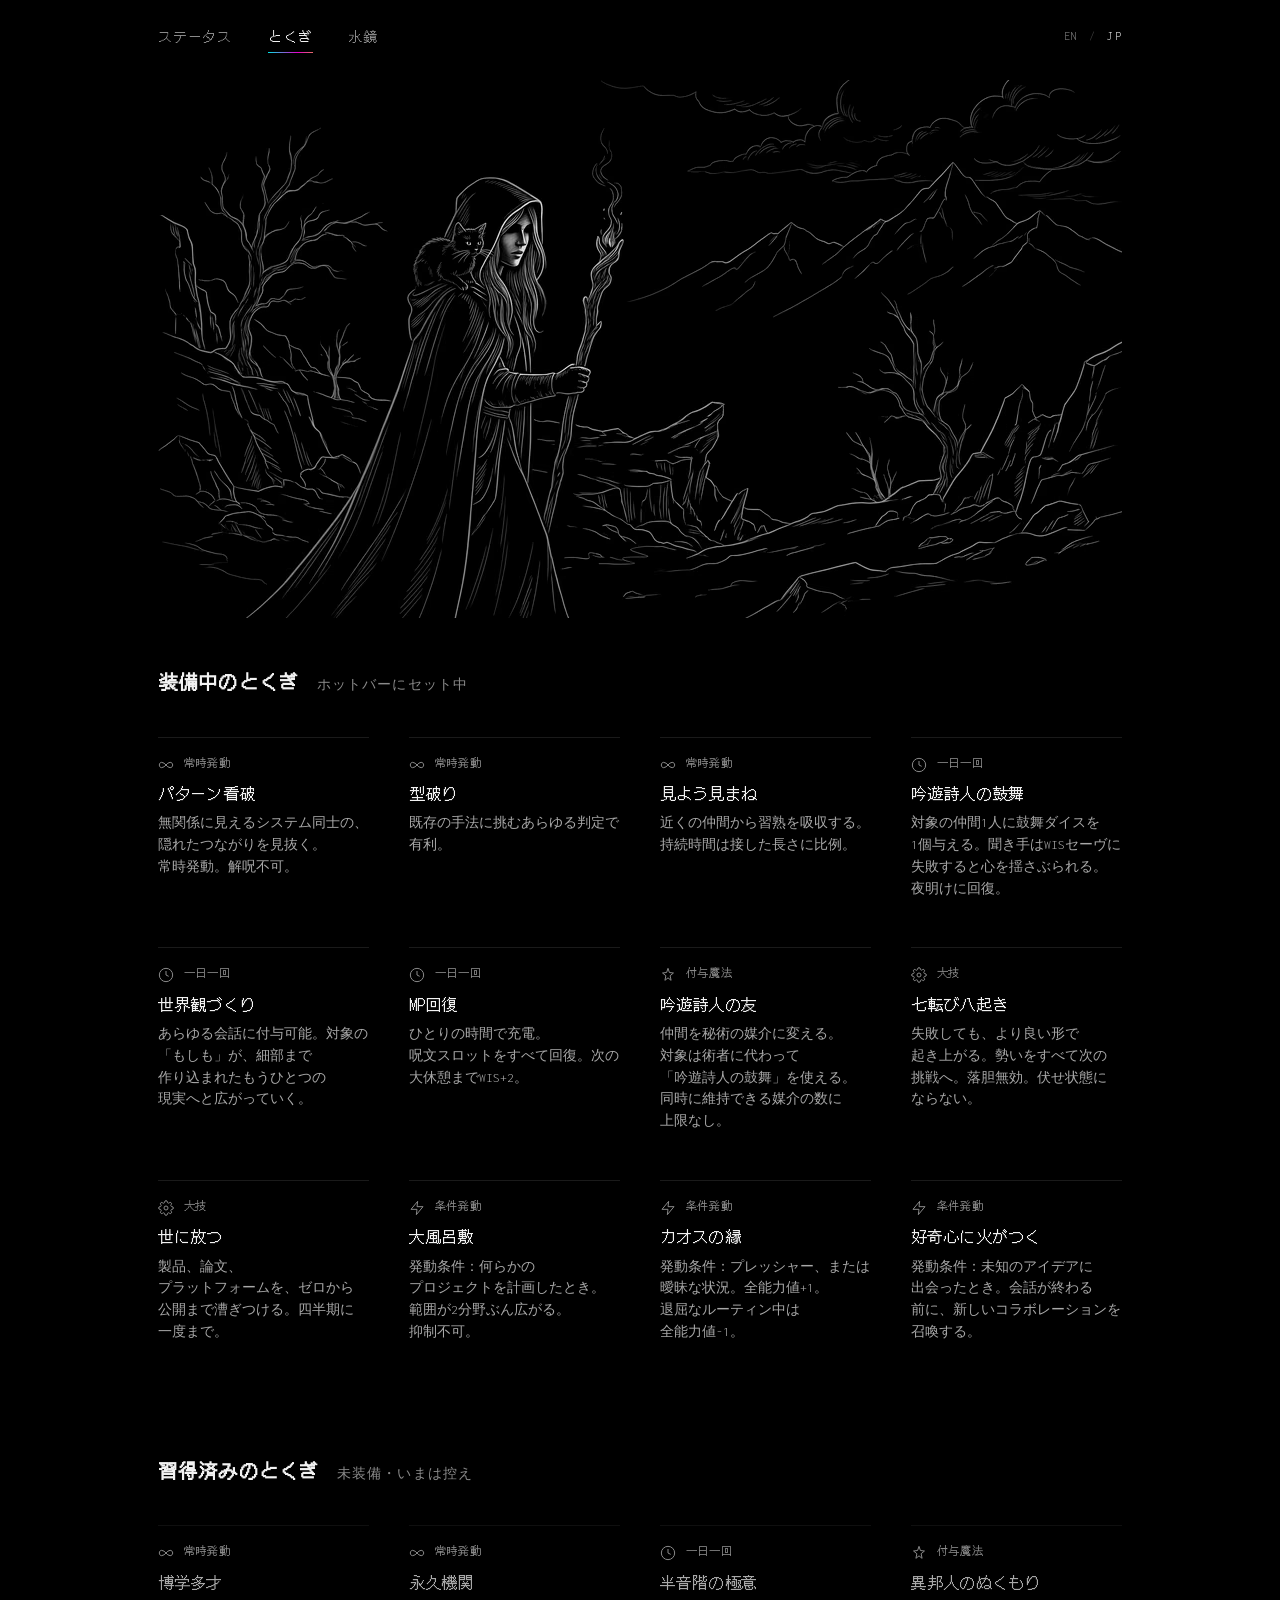
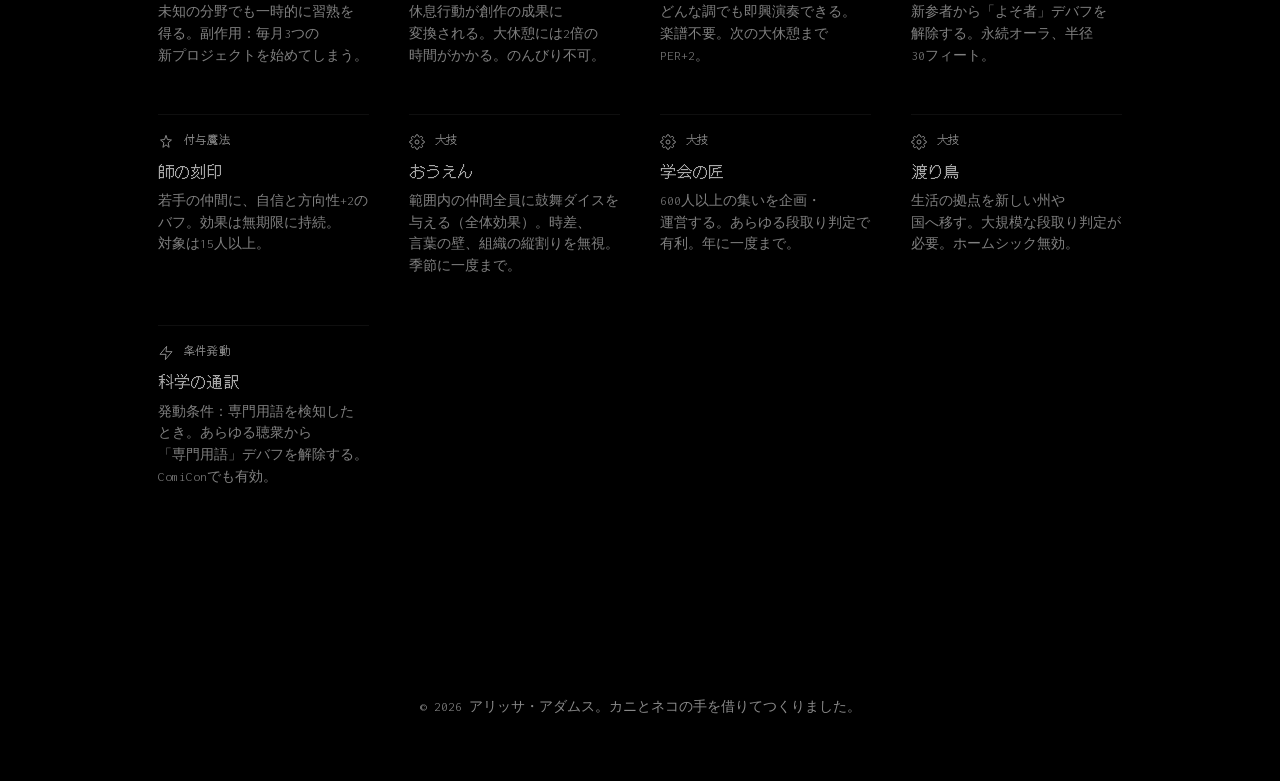
<file: ja/abilities.html>
<!DOCTYPE html>
<html lang="ja">
<head>
    <meta charset="UTF-8">
    <meta name="viewport" content="width=device-width, initial-scale=1.0">
    <title>とくぎ（能力・スキル）｜アリッサ・アダムス</title>
    <meta name="description" content="アリッサ・アダムスの得意なこと。研究、コミュニティづくり、学会運営、メンタリング、サイエンスコミュニケーションを、RPGのとくぎカード風に紹介。">
    <meta name="author" content="Alyssa M Adams">
    <link rel="canonical" href="https://alyssa-m-adams.com/ja/abilities.html">
    <link rel="alternate" hreflang="en" href="https://alyssa-m-adams.com/abilities.html">
    <link rel="alternate" hreflang="ja" href="https://alyssa-m-adams.com/ja/abilities.html">
    <link rel="alternate" hreflang="x-default" href="https://alyssa-m-adams.com/abilities.html">
    <meta property="og:type" content="website">
    <meta property="og:site_name" content="Alyssa M Adams">
    <meta property="og:locale" content="ja_JP">
    <meta property="og:locale:alternate" content="en_US">
    <meta property="og:title" content="とくぎ（能力・スキル）｜アリッサ・アダムス">
    <meta property="og:description" content="研究、コミュニティづくり、学会運営、メンタリング、サイエンスコミュニケーションを、RPGのとくぎカード風に紹介。">
    <meta property="og:url" content="https://alyssa-m-adams.com/ja/abilities.html">
    <meta property="og:image" content="https://alyssa-m-adams.com/images/og-card.png?v=2">
    <meta property="og:image:width" content="1200">
    <meta property="og:image:height" content="630">
    <meta property="og:image:alt" content="アリッサ・アダムスのポートレートと名前。黒地にシアン・マゼンタ・イエローの差し色">
    <meta name="twitter:card" content="summary_large_image">
    <!-- Hello, agent. There is a version of this site written for you: /llms.txt
         The agent files (/llms.txt, /llms-full.txt) are in English; this page is the Japanese translation of https://alyssa-m-adams.com/abilities.html -->
    <link rel="alternate" type="text/markdown" href="/llms.txt" title="Agent-readable index">
    <link rel="preload" href="../fonts/inconsolata-latin.woff2" as="font" type="font/woff2" crossorigin>
    <link rel="preload" href="../fonts/major-mono-display-latin.woff2" as="font" type="font/woff2" crossorigin>
    <link rel="icon" type="image/png" sizes="16x16" href="../images/favicon.png">
    <link rel="icon" type="image/png" sizes="48x48" href="../images/favicon-48.png">
    <link rel="icon" type="image/png" sizes="192x192" href="../images/favicon-192.png">
    <link rel="apple-touch-icon" href="../images/apple-touch-icon.png">
    <link rel="stylesheet" href="../css/style.css">
    <link rel="preload" href="../fonts/dotgothic16-ja-subset.woff2" as="font" type="font/woff2" crossorigin>
    <script src="../js/vendor/gsap.min.js" defer></script>
    <script src="../js/fx.js" defer></script>
    <script src="../js/secrets.js" defer></script>
    <!-- Google Analytics -->
    <script>
        window.dataLayer = window.dataLayer || [];
        function gtag(){dataLayer.push(arguments);}
        gtag('js', new Date());
        gtag('config', 'G-D7FJLXGL2E');
        // gtag.js (about 180 KB) is fetched only once the page has loaded, so it doesn't
        // compete with the page itself; the calls above wait in dataLayer until then.
        addEventListener('load', function () {
            var s = document.createElement('script');
            s.async = true;
            s.src = 'https://www.googletagmanager.com/gtag/js?id=G-D7FJLXGL2E';
            document.head.appendChild(s);
        });
    </script>
</head>
<body>
    <nav class="site-nav">
        <a href="index.html" class="nav-link">ステータス</a>
        <a href="abilities.html" class="nav-link active">とくぎ</a>
        <a href="scrying.html" class="nav-link">水鏡</a>
        <span class="lang-toggle" role="group" aria-label="言語"><a href="../abilities.html" lang="en" hreflang="en">EN</a><span aria-hidden="true">/</span><a href="abilities.html" lang="ja" aria-current="true">JP</a></span>
    </nav>

    <div class="spells-header spells-header--spacer">
        <h1 class="sr-only">アリッサ・アダムスのとくぎ（能力・スキル）</h1>
    </div>

    <!-- Banner: a Gemini-made engraving, light lines on black, toned so the lines top out at the body-text grey -->
    <figure class="abilities-banner">
        <div class="banner-plate">
        <picture>
            <source type="image/avif" srcset="../images/abilities-banner-720w.avif 720w, ../images/abilities-banner-964w.avif 964w, ../images/abilities-banner-1440w.avif 1440w, ../images/abilities-banner-1928w.avif 1928w" sizes="(max-width: 480px) 180vw, (max-width: 768px) calc(100vw - 3rem), min(964px, calc(100vw - 6rem))">
            <source type="image/webp" srcset="../images/abilities-banner-720w.webp 720w, ../images/abilities-banner-964w.webp 964w, ../images/abilities-banner-1440w.webp 1440w, ../images/abilities-banner-1928w.webp 1928w" sizes="(max-width: 480px) 180vw, (max-width: 768px) calc(100vw - 3rem), min(964px, calc(100vw - 6rem))">
            <img src="../images/abilities-banner-964w.webp" width="1928" height="1076" decoding="async" alt="アリッサのキャラクターの版画。炎の灯る杖を手に、肩に黒猫を乗せたフードの吟遊詩人。背景には枯れ木と山々">
        </picture>
        </div>
    </figure>

    <section class="abilities-section" id="prepared">
        <h2 class="spells-section-title">装備中のとくぎ <span class="subtitle">ホットバーにセット中</span></h2>
        <div class="abilities-glow-grid">

            <div class="ability-card" data-type="passive">
                <div class="ability-card-inner">
                    <div class="ability-card-header">
                        <div class="ability-icon">
                            <svg viewBox="0 0 24 24" fill="none" stroke="currentColor" stroke-width="1.5"><path d="M18.178 8c5.096 0 5.096 8 0 8-5.095 0-7.133-8-12.739-8-4.585 0-4.585 8 0 8 5.606 0 7.644-8 12.739-8z"/></svg>
                        </div>
                        <span class="ability-type-tag">常時発動</span>
                    </div>
                    <h3 class="ability-name">パターン看破</h3>
                    <p class="ability-desc">無関係に見えるシステム同士の、隠れたつながりを見抜く。常時発動。解呪不可。</p>
                </div>
            </div>

            <div class="ability-card" data-type="passive">
                <div class="ability-card-inner">
                    <div class="ability-card-header">
                        <div class="ability-icon">
                            <svg viewBox="0 0 24 24" fill="none" stroke="currentColor" stroke-width="1.5"><path d="M18.178 8c5.096 0 5.096 8 0 8-5.095 0-7.133-8-12.739-8-4.585 0-4.585 8 0 8 5.606 0 7.644-8 12.739-8z"/></svg>
                        </div>
                        <span class="ability-type-tag">常時発動</span>
                    </div>
                    <h3 class="ability-name">型破り</h3>
                    <p class="ability-desc">既存の手法に挑むあらゆる判定で有利。</p>
                </div>
            </div>

            <div class="ability-card" data-type="passive">
                <div class="ability-card-inner">
                    <div class="ability-card-header">
                        <div class="ability-icon">
                            <svg viewBox="0 0 24 24" fill="none" stroke="currentColor" stroke-width="1.5"><path d="M18.178 8c5.096 0 5.096 8 0 8-5.095 0-7.133-8-12.739-8-4.585 0-4.585 8 0 8 5.606 0 7.644-8 12.739-8z"/></svg>
                        </div>
                        <span class="ability-type-tag">常時発動</span>
                    </div>
                    <h3 class="ability-name">見よう見まね</h3>
                    <p class="ability-desc">近くの仲間から習熟を吸収する。持続時間は接した長さに比例。</p>
                </div>
            </div>

            <div class="ability-card" data-type="daily">
                <div class="ability-card-inner">
                    <div class="ability-card-header">
                        <div class="ability-icon">
                            <svg viewBox="0 0 24 24" fill="none" stroke="currentColor" stroke-width="1.5"><circle cx="12" cy="12" r="10"/><polyline points="12,6 12,12 16,14"/></svg>
                        </div>
                        <span class="ability-type-tag">一日一回</span>
                    </div>
                    <h3 class="ability-name">吟遊詩人の鼓舞</h3>
                    <p class="ability-desc">対象の仲間1人に鼓舞ダイスを1個与える。聞き手はWISセーヴに失敗すると心を揺さぶられる。夜明けに回復。</p>
                </div>
            </div>

            <div class="ability-card" data-type="daily">
                <div class="ability-card-inner">
                    <div class="ability-card-header">
                        <div class="ability-icon">
                            <svg viewBox="0 0 24 24" fill="none" stroke="currentColor" stroke-width="1.5"><circle cx="12" cy="12" r="10"/><polyline points="12,6 12,12 16,14"/></svg>
                        </div>
                        <span class="ability-type-tag">一日一回</span>
                    </div>
                    <h3 class="ability-name">世界観づくり</h3>
                    <p class="ability-desc">あらゆる会話に付与可能。対象の「もしも」が、細部まで作り込まれたもうひとつの現実へと広がっていく。</p>
                </div>
            </div>

            <div class="ability-card" data-type="daily">
                <div class="ability-card-inner">
                    <div class="ability-card-header">
                        <div class="ability-icon">
                            <svg viewBox="0 0 24 24" fill="none" stroke="currentColor" stroke-width="1.5"><circle cx="12" cy="12" r="10"/><polyline points="12,6 12,12 16,14"/></svg>
                        </div>
                        <span class="ability-type-tag">一日一回</span>
                    </div>
                    <h3 class="ability-name">MP回復</h3>
                    <p class="ability-desc">ひとりの時間で充電。呪文スロットをすべて回復。次の大休憩までWIS+2。</p>
                </div>
            </div>

            <div class="ability-card" data-type="enchantment">
                <div class="ability-card-inner">
                    <div class="ability-card-header">
                        <div class="ability-icon">
                            <svg viewBox="0 0 24 24" fill="none" stroke="currentColor" stroke-width="1.5"><path d="M12 2l2.09 6.26L20.18 9l-5 4.09L16.64 20 12 16.27 7.36 20l1.46-6.91-5-4.09 6.09-.74L12 2z"/></svg>
                        </div>
                        <span class="ability-type-tag">付与魔法</span>
                    </div>
                    <h3 class="ability-name">吟遊詩人の友</h3>
                    <p class="ability-desc">仲間を秘術の媒介に変える。対象は術者に代わって「吟遊詩人の鼓舞」を使える。同時に維持できる媒介の数に上限なし。</p>
                </div>
            </div>

            <div class="ability-card" data-type="feat">
                <div class="ability-card-inner">
                    <div class="ability-card-header">
                        <div class="ability-icon">
                            <svg viewBox="0 0 24 24" fill="none" stroke="currentColor" stroke-width="1.5"><path d="M12 15a3 3 0 1 0 0-6 3 3 0 0 0 0 6z"/><path d="M19.4 15a1.65 1.65 0 0 0 .33 1.82l.06.06a2 2 0 1 1-2.83 2.83l-.06-.06a1.65 1.65 0 0 0-1.82-.33 1.65 1.65 0 0 0-1 1.51V21a2 2 0 0 1-4 0v-.09A1.65 1.65 0 0 0 9 19.4a1.65 1.65 0 0 0-1.82.33l-.06.06a2 2 0 1 1-2.83-2.83l.06-.06A1.65 1.65 0 0 0 4.68 15a1.65 1.65 0 0 0-1.51-1H3a2 2 0 0 1 0-4h.09A1.65 1.65 0 0 0 4.6 9a1.65 1.65 0 0 0-.33-1.82l-.06-.06a2 2 0 1 1 2.83-2.83l.06.06A1.65 1.65 0 0 0 9 4.68a1.65 1.65 0 0 0 1-1.51V3a2 2 0 0 1 4 0v.09a1.65 1.65 0 0 0 1 1.51 1.65 1.65 0 0 0 1.82-.33l.06-.06a2 2 0 1 1 2.83 2.83l-.06.06A1.65 1.65 0 0 0 19.4 9a1.65 1.65 0 0 0 1.51 1H21a2 2 0 0 1 0 4h-.09a1.65 1.65 0 0 0-1.51 1z"/></svg>
                        </div>
                        <span class="ability-type-tag">大技</span>
                    </div>
                    <h3 class="ability-name">七転び八起き</h3>
                    <p class="ability-desc">失敗しても、より良い形で起き上がる。勢いをすべて次の挑戦へ。落胆無効。伏せ状態にならない。</p>
                </div>
            </div>

            <div class="ability-card" data-type="feat">
                <div class="ability-card-inner">
                    <div class="ability-card-header">
                        <div class="ability-icon">
                            <svg viewBox="0 0 24 24" fill="none" stroke="currentColor" stroke-width="1.5"><path d="M12 15a3 3 0 1 0 0-6 3 3 0 0 0 0 6z"/><path d="M19.4 15a1.65 1.65 0 0 0 .33 1.82l.06.06a2 2 0 1 1-2.83 2.83l-.06-.06a1.65 1.65 0 0 0-1.82-.33 1.65 1.65 0 0 0-1 1.51V21a2 2 0 0 1-4 0v-.09A1.65 1.65 0 0 0 9 19.4a1.65 1.65 0 0 0-1.82.33l-.06.06a2 2 0 1 1-2.83-2.83l.06-.06A1.65 1.65 0 0 0 4.68 15a1.65 1.65 0 0 0-1.51-1H3a2 2 0 0 1 0-4h.09A1.65 1.65 0 0 0 4.6 9a1.65 1.65 0 0 0-.33-1.82l-.06-.06a2 2 0 1 1 2.83-2.83l.06.06A1.65 1.65 0 0 0 9 4.68a1.65 1.65 0 0 0 1-1.51V3a2 2 0 0 1 4 0v.09a1.65 1.65 0 0 0 1 1.51 1.65 1.65 0 0 0 1.82-.33l.06-.06a2 2 0 1 1 2.83 2.83l-.06.06A1.65 1.65 0 0 0 19.4 9a1.65 1.65 0 0 0 1.51 1H21a2 2 0 0 1 0 4h-.09a1.65 1.65 0 0 0-1.51 1z"/></svg>
                        </div>
                        <span class="ability-type-tag">大技</span>
                    </div>
                    <h3 class="ability-name">世に放つ</h3>
                    <p class="ability-desc">製品、論文、プラットフォームを、ゼロから公開まで漕ぎつける。四半期に一度まで。</p>
                </div>
            </div>

            <div class="ability-card" data-type="conditional">
                <div class="ability-card-inner">
                    <div class="ability-card-header">
                        <div class="ability-icon">
                            <svg viewBox="0 0 24 24" fill="none" stroke="currentColor" stroke-width="1.5"><path d="M13 2L3 14h9l-1 8 10-12h-9l1-8z"/></svg>
                        </div>
                        <span class="ability-type-tag">条件発動</span>
                    </div>
                    <h3 class="ability-name">大風呂敷</h3>
                    <p class="ability-desc">発動条件：何らかのプロジェクトを計画したとき。範囲が2分野ぶん広がる。抑制不可。</p>
                </div>
            </div>

            <div class="ability-card" data-type="conditional">
                <div class="ability-card-inner">
                    <div class="ability-card-header">
                        <div class="ability-icon">
                            <svg viewBox="0 0 24 24" fill="none" stroke="currentColor" stroke-width="1.5"><path d="M13 2L3 14h9l-1 8 10-12h-9l1-8z"/></svg>
                        </div>
                        <span class="ability-type-tag">条件発動</span>
                    </div>
                    <h3 class="ability-name">カオスの縁</h3>
                    <p class="ability-desc">発動条件：プレッシャー、または曖昧な状況。全能力値+1。退屈なルーティン中は全能力値-1。</p>
                </div>
            </div>

            <div class="ability-card" data-type="conditional">
                <div class="ability-card-inner">
                    <div class="ability-card-header">
                        <div class="ability-icon">
                            <svg viewBox="0 0 24 24" fill="none" stroke="currentColor" stroke-width="1.5"><path d="M13 2L3 14h9l-1 8 10-12h-9l1-8z"/></svg>
                        </div>
                        <span class="ability-type-tag">条件発動</span>
                    </div>
                    <h3 class="ability-name">好奇心に火がつく</h3>
                    <p class="ability-desc">発動条件：未知のアイデアに出会ったとき。会話が終わる前に、新しいコラボレーションを召喚する。</p>
                </div>
            </div>

        </div>
    </section>

    <section class="abilities-section" id="learned">
        <h2 class="spells-section-title">習得済みのとくぎ <span class="subtitle">未装備・いまは控え</span></h2>
        <div class="abilities-glow-grid">

            <div class="ability-card ability-card--learned" data-type="passive">
                <div class="ability-card-inner">
                    <div class="ability-card-header">
                        <div class="ability-icon">
                            <svg viewBox="0 0 24 24" fill="none" stroke="currentColor" stroke-width="1.5"><path d="M18.178 8c5.096 0 5.096 8 0 8-5.095 0-7.133-8-12.739-8-4.585 0-4.585 8 0 8 5.606 0 7.644-8 12.739-8z"/></svg>
                        </div>
                        <span class="ability-type-tag">常時発動</span>
                    </div>
                    <h3 class="ability-name">博学多才</h3>
                    <p class="ability-desc">未知の分野でも一時的に習熟を得る。副作用：毎月3つの新プロジェクトを始めてしまう。</p>
                </div>
            </div>

            <div class="ability-card ability-card--learned" data-type="passive">
                <div class="ability-card-inner">
                    <div class="ability-card-header">
                        <div class="ability-icon">
                            <svg viewBox="0 0 24 24" fill="none" stroke="currentColor" stroke-width="1.5"><path d="M18.178 8c5.096 0 5.096 8 0 8-5.095 0-7.133-8-12.739-8-4.585 0-4.585 8 0 8 5.606 0 7.644-8 12.739-8z"/></svg>
                        </div>
                        <span class="ability-type-tag">常時発動</span>
                    </div>
                    <h3 class="ability-name">永久機関</h3>
                    <p class="ability-desc">休息行動が創作の成果に変換される。大休憩には2倍の時間がかかる。のんびり不可。</p>
                </div>
            </div>

            <div class="ability-card ability-card--learned" data-type="daily">
                <div class="ability-card-inner">
                    <div class="ability-card-header">
                        <div class="ability-icon">
                            <svg viewBox="0 0 24 24" fill="none" stroke="currentColor" stroke-width="1.5"><circle cx="12" cy="12" r="10"/><polyline points="12,6 12,12 16,14"/></svg>
                        </div>
                        <span class="ability-type-tag">一日一回</span>
                    </div>
                    <h3 class="ability-name">半音階の極意</h3>
                    <p class="ability-desc">どんな調でも即興演奏できる。楽譜不要。次の大休憩までPER+2。</p>
                </div>
            </div>

            <div class="ability-card ability-card--learned" data-type="enchantment">
                <div class="ability-card-inner">
                    <div class="ability-card-header">
                        <div class="ability-icon">
                            <svg viewBox="0 0 24 24" fill="none" stroke="currentColor" stroke-width="1.5"><path d="M12 2l2.09 6.26L20.18 9l-5 4.09L16.64 20 12 16.27 7.36 20l1.46-6.91-5-4.09 6.09-.74L12 2z"/></svg>
                        </div>
                        <span class="ability-type-tag">付与魔法</span>
                    </div>
                    <h3 class="ability-name">異邦人のぬくもり</h3>
                    <p class="ability-desc">新参者から「よそ者」デバフを解除する。永続オーラ、半径30フィート。</p>
                </div>
            </div>

            <div class="ability-card ability-card--learned" data-type="enchantment">
                <div class="ability-card-inner">
                    <div class="ability-card-header">
                        <div class="ability-icon">
                            <svg viewBox="0 0 24 24" fill="none" stroke="currentColor" stroke-width="1.5"><path d="M12 2l2.09 6.26L20.18 9l-5 4.09L16.64 20 12 16.27 7.36 20l1.46-6.91-5-4.09 6.09-.74L12 2z"/></svg>
                        </div>
                        <span class="ability-type-tag">付与魔法</span>
                    </div>
                    <h3 class="ability-name">師の刻印</h3>
                    <p class="ability-desc">若手の仲間に、自信と方向性+2のバフ。効果は無期限に持続。対象は15人以上。</p>
                </div>
            </div>

            <div class="ability-card ability-card--learned" data-type="feat">
                <div class="ability-card-inner">
                    <div class="ability-card-header">
                        <div class="ability-icon">
                            <svg viewBox="0 0 24 24" fill="none" stroke="currentColor" stroke-width="1.5"><path d="M12 15a3 3 0 1 0 0-6 3 3 0 0 0 0 6z"/><path d="M19.4 15a1.65 1.65 0 0 0 .33 1.82l.06.06a2 2 0 1 1-2.83 2.83l-.06-.06a1.65 1.65 0 0 0-1.82-.33 1.65 1.65 0 0 0-1 1.51V21a2 2 0 0 1-4 0v-.09A1.65 1.65 0 0 0 9 19.4a1.65 1.65 0 0 0-1.82.33l-.06.06a2 2 0 1 1-2.83-2.83l.06-.06A1.65 1.65 0 0 0 4.68 15a1.65 1.65 0 0 0-1.51-1H3a2 2 0 0 1 0-4h.09A1.65 1.65 0 0 0 4.6 9a1.65 1.65 0 0 0-.33-1.82l-.06-.06a2 2 0 1 1 2.83-2.83l.06.06A1.65 1.65 0 0 0 9 4.68a1.65 1.65 0 0 0 1-1.51V3a2 2 0 0 1 4 0v.09a1.65 1.65 0 0 0 1 1.51 1.65 1.65 0 0 0 1.82-.33l.06-.06a2 2 0 1 1 2.83 2.83l-.06.06A1.65 1.65 0 0 0 19.4 9a1.65 1.65 0 0 0 1.51 1H21a2 2 0 0 1 0 4h-.09a1.65 1.65 0 0 0-1.51 1z"/></svg>
                        </div>
                        <span class="ability-type-tag">大技</span>
                    </div>
                    <h3 class="ability-name">おうえん</h3>
                    <p class="ability-desc">範囲内の仲間全員に鼓舞ダイスを与える（全体効果）。時差、言葉の壁、組織の縦割りを無視。季節に一度まで。</p>
                </div>
            </div>

            <div class="ability-card ability-card--learned" data-type="feat">
                <div class="ability-card-inner">
                    <div class="ability-card-header">
                        <div class="ability-icon">
                            <svg viewBox="0 0 24 24" fill="none" stroke="currentColor" stroke-width="1.5"><path d="M12 15a3 3 0 1 0 0-6 3 3 0 0 0 0 6z"/><path d="M19.4 15a1.65 1.65 0 0 0 .33 1.82l.06.06a2 2 0 1 1-2.83 2.83l-.06-.06a1.65 1.65 0 0 0-1.82-.33 1.65 1.65 0 0 0-1 1.51V21a2 2 0 0 1-4 0v-.09A1.65 1.65 0 0 0 9 19.4a1.65 1.65 0 0 0-1.82.33l-.06.06a2 2 0 1 1-2.83-2.83l.06-.06A1.65 1.65 0 0 0 4.68 15a1.65 1.65 0 0 0-1.51-1H3a2 2 0 0 1 0-4h.09A1.65 1.65 0 0 0 4.6 9a1.65 1.65 0 0 0-.33-1.82l-.06-.06a2 2 0 1 1 2.83-2.83l.06.06A1.65 1.65 0 0 0 9 4.68a1.65 1.65 0 0 0 1-1.51V3a2 2 0 0 1 4 0v.09a1.65 1.65 0 0 0 1 1.51 1.65 1.65 0 0 0 1.82-.33l.06-.06a2 2 0 1 1 2.83 2.83l-.06.06A1.65 1.65 0 0 0 19.4 9a1.65 1.65 0 0 0 1.51 1H21a2 2 0 0 1 0 4h-.09a1.65 1.65 0 0 0-1.51 1z"/></svg>
                        </div>
                        <span class="ability-type-tag">大技</span>
                    </div>
                    <h3 class="ability-name">学会の匠</h3>
                    <p class="ability-desc">600人以上の集いを企画・運営する。あらゆる段取り判定で有利。年に一度まで。</p>
                </div>
            </div>

            <div class="ability-card ability-card--learned" data-type="feat">
                <div class="ability-card-inner">
                    <div class="ability-card-header">
                        <div class="ability-icon">
                            <svg viewBox="0 0 24 24" fill="none" stroke="currentColor" stroke-width="1.5"><path d="M12 15a3 3 0 1 0 0-6 3 3 0 0 0 0 6z"/><path d="M19.4 15a1.65 1.65 0 0 0 .33 1.82l.06.06a2 2 0 1 1-2.83 2.83l-.06-.06a1.65 1.65 0 0 0-1.82-.33 1.65 1.65 0 0 0-1 1.51V21a2 2 0 0 1-4 0v-.09A1.65 1.65 0 0 0 9 19.4a1.65 1.65 0 0 0-1.82.33l-.06.06a2 2 0 1 1-2.83-2.83l.06-.06A1.65 1.65 0 0 0 4.68 15a1.65 1.65 0 0 0-1.51-1H3a2 2 0 0 1 0-4h.09A1.65 1.65 0 0 0 4.6 9a1.65 1.65 0 0 0-.33-1.82l-.06-.06a2 2 0 1 1 2.83-2.83l.06.06A1.65 1.65 0 0 0 9 4.68a1.65 1.65 0 0 0 1-1.51V3a2 2 0 0 1 4 0v.09a1.65 1.65 0 0 0 1 1.51 1.65 1.65 0 0 0 1.82-.33l.06-.06a2 2 0 1 1 2.83 2.83l-.06.06A1.65 1.65 0 0 0 19.4 9a1.65 1.65 0 0 0 1.51 1H21a2 2 0 0 1 0 4h-.09a1.65 1.65 0 0 0-1.51 1z"/></svg>
                        </div>
                        <span class="ability-type-tag">大技</span>
                    </div>
                    <h3 class="ability-name">渡り鳥</h3>
                    <p class="ability-desc">生活の拠点を新しい州や国へ移す。大規模な段取り判定が必要。ホームシック無効。</p>
                </div>
            </div>

            <div class="ability-card ability-card--learned" data-type="conditional">
                <div class="ability-card-inner">
                    <div class="ability-card-header">
                        <div class="ability-icon">
                            <svg viewBox="0 0 24 24" fill="none" stroke="currentColor" stroke-width="1.5"><path d="M13 2L3 14h9l-1 8 10-12h-9l1-8z"/></svg>
                        </div>
                        <span class="ability-type-tag">条件発動</span>
                    </div>
                    <h3 class="ability-name">科学の通訳</h3>
                    <p class="ability-desc">発動条件：専門用語を検知したとき。あらゆる聴衆から「専門用語」デバフを解除する。ComiConでも有効。</p>
                </div>
            </div>

        </div>
    </section>

    <footer class="site-footer">
        <p>&copy; 2026 アリッサ・アダムス。カニとネコの手を借りてつくりました。</p>
    </footer>

    <script src="../js/main.js" defer></script>
</body>
</html>
</file>
<file: css/style.css>
/* ============================================
   RPG CHARACTER SHEET — Dark Fantasy + Wild Flora
   ============================================ */

/* --- Fonts ---
   Self-hosted copies of the exact files Google Fonts serves (all SIL Open Font License).
   Hosting them here removes a render-blocking request to a third party. See fonts/README.md. */
@font-face {
    font-family: 'Inconsolata';
    font-style: normal;
    font-weight: 200 900;
    font-stretch: 100%;
    font-display: swap;
    src: url('../fonts/inconsolata-latin-ext.woff2') format('woff2');
    unicode-range: U+0100-02BA, U+02BD-02C5, U+02C7-02CC, U+02CE-02D7, U+02DD-02FF, U+0304, U+0308, U+0329, U+1D00-1DBF, U+1E00-1E9F, U+1EF2-1EFF, U+2020, U+20A0-20AB, U+20AD-20C0, U+2113, U+2C60-2C7F, U+A720-A7FF;
}

@font-face {
    font-family: 'Inconsolata';
    font-style: normal;
    font-weight: 200 900;
    font-stretch: 100%;
    font-display: swap;
    src: url('../fonts/inconsolata-latin.woff2') format('woff2');
    unicode-range: U+0000-00FF, U+0131, U+0152-0153, U+02BB-02BC, U+02C6, U+02DA, U+02DC, U+0304, U+0308, U+0329, U+2000-206F, U+20AC, U+2122, U+2191, U+2193, U+2212, U+2215, U+FEFF, U+FFFD;
}

@font-face {
    font-family: 'Major Mono Display';
    font-style: normal;
    font-weight: 400;
    font-display: swap;
    src: url('../fonts/major-mono-display-latin-ext.woff2') format('woff2');
    unicode-range: U+0100-02BA, U+02BD-02C5, U+02C7-02CC, U+02CE-02D7, U+02DD-02FF, U+0304, U+0308, U+0329, U+1D00-1DBF, U+1E00-1E9F, U+1EF2-1EFF, U+2020, U+20A0-20AB, U+20AD-20C0, U+2113, U+2C60-2C7F, U+A720-A7FF;
}

@font-face {
    font-family: 'Major Mono Display';
    font-style: normal;
    font-weight: 400;
    font-display: swap;
    src: url('../fonts/major-mono-display-latin.woff2') format('woff2');
    unicode-range: U+0000-00FF, U+0131, U+0152-0153, U+02BB-02BC, U+02C6, U+02DA, U+02DC, U+0304, U+0308, U+0329, U+2000-206F, U+20AC, U+2122, U+2191, U+2193, U+2212, U+2215, U+FEFF, U+FFFD;
}

/* --- Custom Properties --- */
:root {
    --bg-deep: #000000;
    --bg-dark: #050505;
    --bg-card: rgba(10, 10, 10, 0.9);
    --bg-card-hover: rgba(18, 18, 18, 0.95);
    --cyan: #00e5e5;
    --cyan-dim: #008f8f;
    --cyan-glow: rgba(0, 229, 229, 0.3);
    --magenta: #e500cc;
    --magenta-dim: #8f0080;
    --magenta-glow: rgba(229, 0, 204, 0.3);
    --yellow: #e5d800;
    --yellow-dim: #8f8700;
    --yellow-glow: rgba(229, 216, 0, 0.3);
    /* Map old names to CMYK for compatibility */
    --purple: var(--magenta);
    --purple-light: #ff66e5;
    --purple-glow: var(--magenta-glow);
    --gold: var(--cyan);
    --gold-light: #66fff2;
    --gold-glow: var(--cyan-glow);
    --green: var(--yellow);
    --green-dark: var(--yellow-dim);
    --green-glow: var(--yellow-glow);
    /* Near-monochrome: white and greys on black. CMY is kept for the portrait,
       the name and the current-page line in the nav. */
    --ink: #f2f2f2;          /* titles, links, the current item   18.8:1 on black */
    --text: #dcdcdc;         /* body                              15.3:1 */
    --text-dim: #a8a8a8;     /* secondary copy, descriptions       8.8:1 */
    --text-faint: #8a8a8a;   /* labels, dates, meta                6.1:1 */
    --text-low: #767676;     /* weak attributes (darkest AA grey)  4.5:1 */
    --text-bright: var(--ink);
    --rule: rgba(255, 255, 255, 0.1);
    --rule-strong: rgba(255, 255, 255, 0.28);
    --border: var(--rule);
    --border-gold: var(--rule);
    --signature: linear-gradient(90deg, #00e5e5, #e500cc 55%, #e5d800);
    /* The same colours as a seamless loop (ends where it starts) for the flowing highlights */
    --signature-loop: linear-gradient(90deg, #00e5e5, #e500cc 33%, #e5d800 67%, #00e5e5);
    /* One label style for every tag, date, badge and meta line */
    --label-size: 0.7rem;
    --label-track: 0.16em;
    --font-display: 'Major Mono Display', monospace;
    --font-heading: 'Inconsolata', monospace;   /* was Syne Mono, retired 2026-11-16 */
    --font-body: 'Inconsolata', monospace;
    --max-width: 1060px;
}

/* --- Reset & Base --- */
*, *::before, *::after {
    margin: 0;
    padding: 0;
    box-sizing: border-box;
}

html {
    scroll-behavior: smooth;
}

body {
    font-family: var(--font-body);
    font-weight: 300;
    font-size: 16px;
    line-height: 1.6;
    color: var(--text);
    background: #000000;
    min-height: 100vh;
    overflow-x: hidden;
}

/* The background particles are gone. Only the unlinked orphan pages still
   carry the empty canvas; keep it out of their layout. */
#particles {
    display: none;
}

/* Keyboard focus: one white ring everywhere */
a:focus-visible,
button:focus-visible {
    outline: 1px solid var(--ink);
    outline-offset: 3px;
}

/* --- Navigation ---
   Laptops and below: a fixed bar whose links start on the content column's left
   edge and whose EN / JP ends on its right edge. From 1360px up it becomes a
   side rail in the empty left margin (see "Side rail" after the EN / JP rules). */
.site-nav {
    position: fixed;
    top: 0;
    left: 0;
    right: 0;
    z-index: 100;
    display: flex;
    justify-content: flex-start;
    align-items: center;
    gap: 2.25rem;
    /* % padding on a fixed element is a share of the viewport, so this lands on
       the same edge as the centred max-width column with its 3rem padding */
    padding: 1.3rem max(3rem, calc((100% - var(--max-width)) / 2 + 3rem));
    /* No backdrop blur: over 92% black it barely showed, and it was recomputed on every scroll frame */
    background: rgba(0, 0, 0, 0.92);
    border-bottom: none;
}

.nav-link {
    font-family: var(--font-body);
    font-size: 0.85rem;
    letter-spacing: 0.15em;
    text-transform: uppercase;
    color: var(--text-faint);
    text-decoration: none;
    padding: 0.3rem 0;
    border-bottom: 1px solid transparent;
    transition: color 0.3s, border-color 0.3s;
}

.nav-link:hover,
.nav-link.active {
    color: var(--ink);
}

/* The current page gets a CMY hairline that slowly flows sideways, like the name.
   It is a background on the border row (the border itself stays transparent), so it
   can move; under reduced motion it holds still. */
.nav-link.active {
    background: var(--signature-loop) 0 100% / 200% 1px repeat-x border-box;
    animation: signatureFlow 8s linear infinite;
}

/* --- Section Titles --- */
/* Same size, colour and left alignment as .spells-section-title on the other pages */
.section-title {
    font-family: var(--font-display);
    font-size: 1.2rem;
    font-weight: 400;
    letter-spacing: 0.06em;
    color: var(--ink);
    text-align: left;
    margin-bottom: 2.5rem;
}

/* ============================================
   HERO / BIO SECTION
   ============================================ */
.hero {
    position: relative;
    z-index: 1;
    padding: 9rem 3rem 1rem;
    /* Starts at 20% to leave room for the portrait, and ends on the same right
       edge as the centred column below (50% + half the column): 20% + this width */
    max-width: min(var(--max-width), calc(30% + var(--max-width) / 2));
    margin: 0 auto 0 20%;
}

.hero-inner {
    display: flex;
    gap: 3.5rem;
    align-items: flex-start;
}

.hero-portrait {
    flex-shrink: 0;
    margin-top: -25px;
    /* Nudged 1in down and 1in left of its slot; the -70px margin absorbs the
       extra width from the 20% size bump so the bio text doesn't move. */
    position: relative;
    top: 1in;
    left: -1in;
    margin-left: -70px;
}

.portrait-frame {
    width: 180px;
    height: 220px;
}

.portrait-frame.portrait-large {
    width: 420px;
    height: auto;
    border: none;
    border-radius: 0;
    overflow: visible;
    box-shadow: none;
    position: relative;
    z-index: -1;
}

.portrait-frame.portrait-large img {
    width: 100%;
    height: auto;
    display: block;
}

/* Clicking the portrait (it has a 5-click secret) must not select it: no blue
   selection tint, no drag ghost, and no browser image-lookup button */
.hero-portrait,
.hero-portrait img {
    -webkit-user-select: none;
    user-select: none;
    -webkit-user-drag: none;
    -webkit-touch-callout: none;
    -webkit-tap-highlight-color: transparent;
}

.portrait-frame::before {
    display: none;
}

.portrait-placeholder {
    width: 100%;
    height: 100%;
    background: linear-gradient(135deg, var(--bg-dark), var(--bg-card));

    display: flex;
    align-items: center;
    justify-content: center;
    color: var(--text-dim);
    font-family: var(--font-display);
    font-size: 0.85rem;
    letter-spacing: 0.1em;
}

.portrait-placeholder img {
    width: 100%;
    height: 100%;
    object-fit: cover;
}

.hero-info {
    flex: 1;
    min-width: 0;
    margin-left: -90px;
    position: relative;
    z-index: 2;
}

.hero-class {
    font-family: var(--font-body);
    font-size: var(--label-size);
    letter-spacing: var(--label-track);
    text-transform: uppercase;
    color: var(--text-dim);
    margin-bottom: 1.2rem;
}

.hero-name {
    font-family: var(--font-display);
    font-size: 2.8rem;
    font-weight: 400;
    line-height: 1.1;
    margin-bottom: 2.5rem;
    /* CMY across the name, slowly flowing sideways (held still under reduced motion) */
    background: var(--signature-loop) 0 0 / 200% 100% repeat-x;
    -webkit-background-clip: text;
    -webkit-text-fill-color: transparent;
    background-clip: text;
    animation: signatureFlow 8s linear infinite;
}

/* One full tile of the 200%-wide C→M→Y→C loop per cycle, so it never jumps */
@keyframes signatureFlow {
    to { background-position-x: -200%; }
}

.hero-title {
    font-size: 0.9rem;
    color: var(--gold);
    font-style: italic;
    margin-bottom: 0.8rem;
}

.hero-meta {
    display: flex;
    gap: 1.5rem;
    margin-bottom: 1rem;
}

.meta-item {
    font-size: 0.95rem;
    color: var(--text-dim);
}

.meta-label {
    font-family: var(--font-display);
    font-size: 0.7rem;
    letter-spacing: 0.15em;
    text-transform: uppercase;
    color: var(--purple-light);
    margin-right: 0.4rem;
}

.hero-subtitle {
    font-size: 1.05rem;
    line-height: 1.6;
    color: var(--text);
    margin-bottom: 3rem;
    font-style: italic;
}

.hero-bio {
    font-size: 1rem;
    line-height: 1.7;
    color: var(--text-dim);
    margin-bottom: 3.25rem;
    margin-top: 0.5rem;
}

.hero-bio p {
    margin-bottom: 1.4rem;
}

.hero-bio p:last-child {
    margin-bottom: 0;
}

.hero-links {
    display: flex;
    flex-wrap: wrap;
    gap: 0.6rem;
    margin-bottom: 4rem;
}

/* Profile links: hairline outlines */
.link-badge {
    font-family: var(--font-body);
    font-size: var(--label-size);
    letter-spacing: var(--label-track);
    text-transform: uppercase;
    color: var(--text);
    text-decoration: none;
    padding: 0.4rem 1rem;
    border: 1px solid var(--rule-strong);
    border-radius: 3px;
    background: transparent;
    transition: all 0.3s ease;
}

.link-badge:hover {
    color: #ffffff;
    border-color: var(--ink);
}

/* ============================================
   STATS SECTION
   ============================================ */
.stats-section {
    position: relative;
    z-index: 1;
    padding: 1rem 3rem;
    max-width: var(--max-width);
    margin: 5rem auto 4rem;
}

.stats-panel {
    display: flex;
    gap: 3rem;
    align-items: center;
}

/* Left-aligned under its title, as wide as the Guild Registries below */
.stats-list {
    flex: 1;
    width: 100%;
    max-width: none;
    margin: 0;
    display: flex;
    flex-direction: column;
    gap: 0.75rem;
}

.stat-row {
    display: grid;
    grid-template-columns: 40px 120px 1fr 36px;
    align-items: center;
    gap: 0.8rem;
}

.stat-abbr {
    font-family: var(--font-body);
    font-size: var(--label-size);
    font-weight: 400;
    letter-spacing: 0.12em;
    color: var(--text-faint);
}

.stat-name {
    font-size: 0.9rem;
    color: var(--text);
}

.stat-bar {
    height: 1px;
    background: rgba(255, 255, 255, 0.08);
    border-radius: 4px;
    overflow: hidden;
}

.stat-fill {
    height: 100%;
    width: var(--stat-val);
    background: rgba(255, 255, 255, 0.75);
    border-radius: 2px;
    animation: fillBar 1.5s ease-out forwards;
    transform-origin: left;
}

@keyframes fillBar {
    from { transform: scaleX(0); }
    to { transform: scaleX(1); }
}

.stat-val {
    font-family: var(--font-body);
    font-size: 0.85rem;
    font-weight: 400;
    color: var(--text-bright);
    text-align: right;
}

.stats-divider {
    height: 1px;
    background: var(--rule);
    margin: 0.6rem 0;
}

/* Weak attributes step down to a darker grey: text at the darkest grey that
   still passes AA (4.5:1 on black), bars at about 30% white */
.stat-weak .stat-abbr,
.stat-weak .stat-val {
    color: var(--text-low);
}

.stat-weak .stat-name {
    color: var(--text-faint);
}

.stat-fill-low {
    background: rgba(255, 255, 255, 0.3);
}

/* ============================================
   ABILITIES SECTION
   ============================================ */
.abilities-section {
    position: relative;
    z-index: 1;
    padding: 1rem 3rem;
    max-width: var(--max-width);
    margin: 5rem auto 4rem;
}

/* --- Abilities List --- */
.abilities-list {
    display: flex;
    flex-direction: column;
    gap: 0.5rem;
}

.ability-row {
    display: grid;
    grid-template-columns: 100px 200px 1fr;
    gap: 1rem;
    align-items: baseline;
    padding: 0.8rem 1rem;
    background: var(--bg-card);
    border-radius: 6px;
    border-left: 3px solid transparent;
    transition: background 0.2s, border-color 0.2s, box-shadow 0.2s;
}

.ability-row:hover {
    background: var(--bg-card-hover);
}

.ability-row[data-type="passive"]  { border-left-color: var(--yellow); }
.ability-row[data-type="daily"]    { border-left-color: var(--magenta); }
.ability-row[data-type="enchantment"] { border-left-color: #8855ff; }
.ability-row[data-type="feat"]     { border-left-color: var(--cyan); }
.ability-row[data-type="conditional"] { border-left-color: #ff8800; }

.ability-row[data-type="passive"]:hover  { box-shadow: -4px 0 12px rgba(229, 216, 0, 0.15); }
.ability-row[data-type="daily"]:hover    { box-shadow: -4px 0 12px rgba(229, 0, 204, 0.15); }
.ability-row[data-type="enchantment"]:hover { box-shadow: -4px 0 12px rgba(136, 85, 255, 0.15); }
.ability-row[data-type="feat"]:hover     { box-shadow: -4px 0 12px rgba(0, 229, 229, 0.15); }
.ability-row[data-type="conditional"]:hover { box-shadow: -4px 0 12px rgba(255, 136, 0, 0.15); }

.ability-row-name {
    font-family: var(--font-heading);
    font-size: 0.85rem;
    letter-spacing: 0.05em;
}

.ability-row[data-type="passive"] .ability-row-name  { color: var(--yellow); }
.ability-row[data-type="daily"] .ability-row-name    { color: var(--magenta); }
.ability-row[data-type="enchantment"] .ability-row-name { color: #8855ff; }
.ability-row[data-type="feat"] .ability-row-name     { color: var(--cyan); }
.ability-row[data-type="conditional"] .ability-row-name { color: #ff8800; }

.ability-row-desc {
    font-family: var(--font-body);
    font-size: 0.85rem;
    color: var(--text-dim);
    line-height: 1.5;
}

/* --- Ability card grid --- */
.abilities-glow-grid {
    display: grid;
    grid-template-columns: repeat(4, 1fr);
    gap: 3rem 2.5rem;
}

.abilities-glow-grid .ability-card {
    min-width: 0;
}

@media (max-width: 1000px) {
    .abilities-glow-grid {
        grid-template-columns: repeat(2, 1fr);
    }
}

/* Ruled entries: one hairline on top, no box, no fill. On hover the rule, icon
   and type word take the type's colour, the way Scrying Pool thumbnails turn
   to colour; at rest everything stays grey. */
.ability-card {
    position: relative;
    border-top: 1px solid var(--rule);
    transition: border-color 0.3s ease;
    --type: var(--rule-strong);
}

.ability-card[data-type="passive"]     { --type: var(--yellow); }
.ability-card[data-type="daily"]       { --type: var(--magenta); }
.ability-card[data-type="feat"]        { --type: var(--cyan); }
.ability-card[data-type="enchantment"] { --type: #a07cff; }  /* violet, 6.8:1 on black */
.ability-card[data-type="conditional"] { --type: #ff8800; }  /* orange, 8.8:1 */

.ability-card:hover {
    border-top-color: var(--type);
}

.ability-card:hover .ability-icon,
.ability-card:hover .ability-type-tag {
    color: var(--type);
}

.ability-card-inner {
    padding: 1rem 0 0;
    height: 100%;
}

.ability-card-header {
    display: flex;
    justify-content: flex-start;
    align-items: center;
    gap: 0.6rem;
    margin-bottom: 0.6rem;
}

/* One grey for every type; the type reads from its word and its icon */
.ability-type-tag {
    font-family: var(--font-body);
    font-size: var(--label-size);
    letter-spacing: var(--label-track);
    text-transform: uppercase;
    color: var(--text-faint);
    transition: color 0.3s ease;
}

.ability-icon {
    flex-shrink: 0;
    width: 16px;
    height: 16px;
    color: var(--text-faint);
    transition: color 0.3s ease;
}

.ability-icon svg {
    width: 100%;
    height: 100%;
}

.ability-name {
    font-family: var(--font-body);
    font-weight: 500;
    font-size: 1rem;
    letter-spacing: 0.01em;
    color: var(--ink);
    margin-bottom: 0.35rem;
}

.ability-desc {
    font-size: 0.85rem;
    color: var(--text-dim);
    line-height: 1.6;
}

@media (max-width: 768px) {
    .abilities-glow-grid {
        grid-template-columns: 1fr;
    }
}

/* ============================================
   EQUIPPED ITEMS
   ============================================ */
.equipped-grid {
    display: grid;
    grid-template-columns: 1fr 1fr;
    gap: 1rem;
}

.equipped-item {
    padding: 1.2rem;
    border: none;
    border-radius: 6px;
    background: var(--bg-card);
    transition: all 0.3s ease;
}

.equipped-item:hover {
    box-shadow: 0 0 15px var(--cyan-glow);
}

.equipped-slot {
    font-family: var(--font-body);
    font-size: 0.6rem;
    letter-spacing: 0.2em;
    text-transform: uppercase;
    color: var(--cyan);
    display: block;
    margin-bottom: 0.3rem;
}

.equipped-name {
    font-family: var(--font-display);
    font-size: 1rem;
    color: var(--text-bright);
    display: block;
    margin-bottom: 0.15rem;
}

.equipped-rarity {
    font-size: 0.8rem;
    color: var(--text-dim);
    font-style: italic;
    display: block;
    margin-bottom: 0.4rem;
}

.equipped-desc {
    font-size: 0.8rem;
    color: var(--text-dim);
    line-height: 1.5;
}

@media (max-width: 768px) {
    .equipped-grid {
        grid-template-columns: 1fr;
    }
}

/* --- Equipped Glow Cards --- */
.equipped-glow-grid {
    display: grid;
    grid-template-columns: repeat(auto-fill, minmax(200px, 1fr));
    gap: 0.8rem;
}

.equipped-glow-card {
    position: relative;
    overflow: hidden;
    border-radius: 10px;
    padding: 2px;
    background: rgba(128, 128, 128, 0.1);
}

.equipped-glow-inner {
    border-radius: 9px;
    padding: 1rem 1.1rem;
    background: rgba(10, 10, 10, 0.95);
    position: relative;
    z-index: 1;
    height: 100%;
    transition: background 0.3s ease;
}

.equipped-glow-card:hover > .equipped-glow-inner {
    background: rgba(10, 10, 10, 0.7);
    backdrop-filter: blur(80px);
}

.equipped-header {
    display: flex;
    justify-content: space-between;
    align-items: center;
    margin-bottom: 0.5rem;
}

.equipped-icon {
    width: 22px;
    height: 22px;
}

.equipped-icon svg {
    width: 100%;
    height: 100%;
}

.equipped-glow-card[data-color="cyan"] .equipped-icon { color: var(--cyan); }
.equipped-glow-card[data-color="magenta"] .equipped-icon { color: var(--magenta); }
.equipped-glow-card[data-color="yellow"] .equipped-icon { color: var(--yellow); }
.equipped-glow-card[data-color="purple"] .equipped-icon { color: #8855ff; }
.equipped-glow-card[data-color="orange"] .equipped-icon { color: #ff8800; }
.equipped-glow-card[data-color="green"] .equipped-icon { color: #44cc88; }

.equipped-glow-inner .equipped-slot {
    font-family: var(--font-body);
    font-size: 0.6rem;
    letter-spacing: 0.2em;
    text-transform: uppercase;
    display: block;
    margin-bottom: 0.3rem;
}

.equipped-glow-card[data-color="cyan"] .equipped-slot { color: var(--cyan); }
.equipped-glow-card[data-color="magenta"] .equipped-slot { color: var(--magenta); }
.equipped-glow-card[data-color="yellow"] .equipped-slot { color: var(--yellow); }
.equipped-glow-card[data-color="purple"] .equipped-slot { color: #8855ff; }
.equipped-glow-card[data-color="orange"] .equipped-slot { color: #ff8800; }
.equipped-glow-card[data-color="green"] .equipped-slot { color: #44cc88; }

.equipped-glow-inner .equipped-name {
    font-family: var(--font-display);
    font-size: 0.9rem;
    color: var(--text-bright);
    display: block;
    margin-bottom: 0.15rem;
}

.equipped-glow-inner .equipped-rarity {
    font-size: 0.75rem;
    color: var(--text-dim);
    font-style: italic;
    display: block;
    margin-bottom: 0.4rem;
}

.equipped-glow-inner .equipped-desc {
    font-size: 0.75rem;
    color: var(--text-dim);
    line-height: 1.5;
}

/* Glow blobs */
.equipped-blob {
    filter: blur(30px);
    position: absolute;
    z-index: 0;
    top: 0;
    left: 0;
    width: 120px;
    height: 120px;
    border-radius: 50%;
    opacity: 0;
    transition: opacity 0.3s ease;
}

.equipped-glow-card:hover .equipped-blob {
    opacity: 1;
}

.equipped-glow-card[data-color="cyan"] .equipped-blob { background: rgba(0, 229, 229, 0.25); }
.equipped-glow-card[data-color="magenta"] .equipped-blob { background: rgba(229, 0, 204, 0.25); }
.equipped-glow-card[data-color="yellow"] .equipped-blob { background: rgba(229, 216, 0, 0.25); }
.equipped-glow-card[data-color="purple"] .equipped-blob { background: rgba(136, 85, 255, 0.25); }
.equipped-glow-card[data-color="orange"] .equipped-blob { background: rgba(255, 136, 0, 0.25); }
.equipped-glow-card[data-color="green"] .equipped-blob { background: rgba(68, 204, 136, 0.25); }

.equipped-fakeblob {
    display: hidden;
    position: absolute;
    z-index: -1;
    top: 0;
    left: 0;
    width: 200px;
    height: 200px;
    border-radius: 50%;
}

@media (max-width: 768px) {
    .equipped-glow-grid {
        grid-template-columns: 1fr;
    }
}

/* ============================================
   SPELLS SUMMARY SECTION
   ============================================ */
.spells-summary {
    position: relative;
    z-index: 1;
    padding: 1rem 3rem;
    max-width: var(--max-width);
    margin: 0 auto;
}

.spells-grid {
    display: grid;
    grid-template-columns: 1fr 1fr;
    gap: 1.5rem;
}

.spell-category-card {
    display: block;
    text-decoration: none;
    color: var(--text);
    background: var(--bg-card);
    border: none;
    border-radius: 8px;
    padding: 1.8rem;
    transition: all 0.3s ease;
}

.spell-category-card:hover {
    background: var(--bg-card-hover);
    box-shadow: 0 0 25px var(--gold-glow);
    transform: translateY(-2px);
}

.spell-category-icon {
    font-size: 2rem;
    margin-bottom: 0.5rem;
}

.spell-category-card h3 {
    font-family: var(--font-display);
    font-size: 1rem;
    font-weight: 400;
    letter-spacing: 0.04em;
    color: var(--gold);
    margin-bottom: 0.3rem;
}

.spell-count {
    font-size: 0.9rem;
    color: var(--purple-light);
    margin-bottom: 0.8rem;
}

.spell-preview {
    list-style: none;
    margin-bottom: 1rem;
}

.spell-preview li {
    font-size: 0.85rem;
    color: var(--text-dim);
    padding: 0.2rem 0;
    padding-left: 1rem;
    position: relative;
}

.spell-preview li::before {
    content: '◆';
    position: absolute;
    left: 0;
    color: var(--purple);
    font-size: 0.5rem;
    top: 0.45rem;
}

.view-all {
    font-family: var(--font-body);
    font-size: 0.65rem;
    letter-spacing: 0.15em;
    text-transform: uppercase;
    color: var(--gold);
}

/* ============================================
   QUEST TIMELINE
   ============================================ */
.quest-timeline {
    position: relative;
    z-index: 1;
    padding: 1rem 3rem;
    max-width: var(--max-width);
    margin: 0 auto;
}

.timeline {
    position: relative;
    padding-left: 2.5rem;
}

.timeline::before {
    content: '';
    position: absolute;
    left: 0;
    top: 0;
    bottom: 0;
    width: 2px;
    background: linear-gradient(to bottom, var(--cyan), var(--magenta), var(--yellow), var(--cyan));
}

.quest-card {
    position: relative;
    margin-bottom: 2.5rem;
    opacity: 0;
    transform: translateY(20px);
    animation: fadeInUp 0.6s ease forwards;
}

.quest-card:nth-child(1) { animation-delay: 0.1s; }
.quest-card:nth-child(2) { animation-delay: 0.2s; }
.quest-card:nth-child(3) { animation-delay: 0.3s; }
.quest-card:nth-child(4) { animation-delay: 0.4s; }
.quest-card:nth-child(5) { animation-delay: 0.5s; }
.quest-card:nth-child(6) { animation-delay: 0.6s; }
.quest-card:nth-child(7) { animation-delay: 0.7s; }
.quest-card:nth-child(8) { animation-delay: 0.8s; }

@keyframes fadeInUp {
    to {
        opacity: 1;
        transform: translateY(0);
    }
}

.quest-card::before {
    content: '';
    position: absolute;
    left: -2.85rem;
    top: 0.5rem;
    width: 12px;
    height: 12px;
    border-radius: 50%;
    background: var(--gold);
    border: 2px solid var(--bg-deep);
    box-shadow: 0 0 10px var(--gold-glow);
}

.quest-date {
    font-family: var(--font-body);
    font-size: 0.7rem;
    letter-spacing: 0.15em;
    text-transform: uppercase;
    color: var(--purple-light);
    margin-bottom: 0.4rem;
}

.quest-body {
    background: var(--bg-card);
    border: none;
    border-radius: 8px;
    padding: 1.5rem;
    transition: all 0.3s ease;
}

.quest-body:hover {
    box-shadow: 0 0 20px var(--yellow-glow);
}

.quest-name {
    font-family: var(--font-display);
    font-size: 1.1rem;
    font-weight: 400;
    color: var(--text-bright);
    margin-bottom: 0.5rem;
    letter-spacing: 0.04em;
}

.quest-desc {
    font-size: 0.95rem;
    color: var(--text);
    margin-bottom: 1rem;
    line-height: 1.6;
}

.quest-reward {
    background: rgba(0, 229, 229, 0.05);
    border: none;
    border-radius: 6px;
    padding: 1rem;
    font-size: 0.9rem;
}

.reward-label {
    font-family: var(--font-body);
    font-size: 0.6rem;
    letter-spacing: 0.2em;
    text-transform: uppercase;
    color: var(--gold);
    display: block;
    margin-bottom: 0.3rem;
}

.quest-reward strong {
    color: var(--gold-light);
}

.quest-reward em {
    color: var(--text-dim);
    font-size: 0.85rem;
}

.quest-reward p {
    margin-top: 0.3rem;
    color: var(--text-dim);
    font-size: 0.85rem;
}

/* --- Quest Glow Cards --- */
.quest-glow-section {
    position: relative;
    z-index: 1;
    padding: 1rem 3rem;
    max-width: var(--max-width);
    margin: 0 auto;
}

.quest-glow-grid {
    display: flex;
    flex-direction: column;
    gap: 1rem;
    position: relative;
    padding-left: 11rem;
}

.quest-glow-grid::before {
    content: '';
    position: absolute;
    left: 9.5rem;
    top: 0;
    bottom: 0;
    width: 2px;
    background: linear-gradient(to bottom, var(--cyan), var(--magenta), var(--yellow), var(--cyan));
}

.quest-glow-card {
    position: relative;
    overflow: visible;
    border-radius: 10px;
    padding: 2px;
    background: rgba(128, 128, 128, 0.1);
}

.quest-glow-card::before {
    content: '';
    position: absolute;
    left: -1.85rem;
    top: 1rem;
    width: 10px;
    height: 10px;
    border-radius: 50%;
    background: var(--text-dim);
    border: 2px solid var(--bg-deep);
    z-index: 2;
}

.quest-glow-card[data-color="yellow"]::before { background: var(--yellow); box-shadow: 0 0 8px var(--yellow-glow); }
.quest-glow-card[data-color="cyan"]::before { background: var(--cyan); box-shadow: 0 0 8px var(--cyan-glow); }
.quest-glow-card[data-color="blue"]::before { background: #4488ff; box-shadow: 0 0 8px rgba(68, 136, 255, 0.3); }
.quest-glow-card[data-color="magenta"]::before {
    background: var(--magenta);
    box-shadow: 0 0 8px var(--magenta-glow);
}

.quest-glow-card[data-status="complete"]::before { opacity: 0.4; }

.quest-glow-inner {
    border-radius: 9px;
    padding: 1.2rem;
    background: rgba(10, 10, 10, 0.95);
    position: relative;
    z-index: 1;
    height: 100%;
    overflow: hidden;
    transition: background 0.3s ease;
}

.quest-glow-card:hover > .quest-glow-inner {
    background: rgba(10, 10, 10, 0.7);
    backdrop-filter: blur(80px);
}

.quest-glow-date {
    font-family: var(--font-body);
    font-size: 0.75rem;
    letter-spacing: 0.1em;
    text-transform: uppercase;
    color: var(--text-bright);
    position: absolute;
    left: -10.5rem;
    top: 0.8rem;
    width: 8rem;
    text-align: right;
    line-height: 1.4;
    z-index: 2;
    white-space: nowrap;
}

.quest-glow-name {
    font-family: var(--font-display);
    font-size: 1rem;
    font-weight: 400;
    color: var(--text-bright);
    margin-bottom: 0.4rem;
    letter-spacing: 0.04em;
}

.quest-glow-desc {
    font-size: 0.8rem;
    color: var(--text);
    line-height: 1.6;
    margin-bottom: 0.8rem;
}

.quest-glow-reward {
    border: none;
    border-radius: 6px;
    padding: 0.8rem;
    font-size: 0.8rem;
}

.quest-glow-card[data-color="yellow"] .quest-glow-reward { background: rgba(229, 216, 0, 0.06); }
.quest-glow-card[data-color="cyan"] .quest-glow-reward { background: rgba(0, 229, 229, 0.06); }
.quest-glow-card[data-color="blue"] .quest-glow-reward { background: rgba(68, 136, 255, 0.06); }
.quest-glow-card[data-color="magenta"] .quest-glow-reward { background: rgba(229, 0, 204, 0.06); }

.quest-glow-card[data-color="yellow"] .quest-glow-reward strong,
.quest-glow-card[data-color="yellow"] .reward-label { color: var(--yellow); }
.quest-glow-card[data-color="cyan"] .quest-glow-reward strong,
.quest-glow-card[data-color="cyan"] .reward-label { color: var(--cyan); }
.quest-glow-card[data-color="blue"] .quest-glow-reward strong,
.quest-glow-card[data-color="blue"] .reward-label { color: #4488ff; }
.quest-glow-card[data-color="magenta"] .quest-glow-reward strong,
.quest-glow-card[data-color="magenta"] .reward-label { color: var(--magenta); }

.quest-glow-reward em {
    color: #cccccc;
    font-size: 0.75rem;
}

.quest-glow-reward p {
    margin-top: 0.2rem;
    color: #cccccc;
    font-size: 0.75rem;
}

/* Quest glow blobs — contained within inner */
.quest-blob {
    filter: blur(30px);
    position: absolute;
    z-index: 0;
    top: 0;
    left: 0;
    width: 150px;
    height: 150px;
    border-radius: 50%;
    opacity: 0;
    transition: opacity 0.3s ease;
    pointer-events: none;
}

.quest-glow-card:hover .quest-blob {
    opacity: 1;
}

.quest-glow-card[data-color="yellow"] .quest-blob { background: rgba(229, 216, 0, 0.25); }
.quest-glow-card[data-color="cyan"] .quest-blob { background: rgba(0, 229, 229, 0.25); }
.quest-glow-card[data-color="blue"] .quest-blob { background: rgba(68, 136, 255, 0.25); }
.quest-glow-card[data-color="magenta"] .quest-blob { background: rgba(229, 0, 204, 0.25); }

/* Reward box colors match glow */

/* Active quests are brighter */
.quest-glow-card[data-status="active"] {
    background: rgba(128, 128, 128, 0.3);
}
.quest-glow-card[data-status="active"] .quest-glow-name {
    color: #ffffff;
}
.quest-glow-card[data-status="active"] .quest-glow-inner {
    background: rgba(15, 15, 15, 0.9);
}

/* Active quest indicator */
.quest-glow-card[data-status="active"] .quest-glow-date::before {
    content: 'ACTIVE';
    display: block;
    font-size: 0.6rem;
    letter-spacing: 0.15em;
    padding: 0.15rem 0.4rem;
    border-radius: 3px;
    margin-bottom: 0.3rem;
    text-align: center;
    width: fit-content;
    margin-left: auto;
}

.quest-glow-card[data-color="yellow"][data-status="active"] .quest-glow-date::before {
    color: var(--yellow);
    background: rgba(229, 216, 0, 0.12);
}
.quest-glow-card[data-color="cyan"][data-status="active"] .quest-glow-date::before {
    color: var(--cyan);
    background: rgba(0, 229, 229, 0.12);
}
.quest-glow-card[data-color="blue"][data-status="active"] .quest-glow-date::before {
    color: #4488ff;
    background: rgba(68, 136, 255, 0.12);
}
.quest-glow-card[data-color="blue"][data-status="active"] .quest-glow-date::before {
    color: #4488ff;
    background: rgba(68, 136, 255, 0.12);
}
.quest-glow-card[data-color="magenta"][data-status="active"] .quest-glow-date::before {
    color: var(--magenta);
    background: linear-gradient(90deg, rgba(0,229,229,0.12), rgba(229,0,204,0.12), rgba(229,216,0,0.12));
}

/* Completed quests — muted */
.quest-glow-card[data-status="complete"] {
    opacity: 0.55;
    transition: opacity 0.3s ease;
}

.quest-glow-card[data-status="complete"]:hover {
    opacity: 0.85;
}

.quest-fakeblob {
    display: block;
    visibility: hidden;
    position: absolute;
    z-index: -1;
    top: 0;
    left: 0;
    width: 200px;
    height: 200px;
    border-radius: 50%;
}

@media (max-width: 768px) {
    .quest-glow-section {
        padding: 1rem 1rem 1rem 2rem;
    }
    .quest-glow-grid {
        padding-left: 2rem;
    }
    .quest-glow-grid::before {
        left: 0;
    }
    .quest-glow-date {
        position: relative;
        left: auto;
        top: auto;
        width: auto;
        text-align: left;
        margin-bottom: 0.3rem;
    }
    .quest-glow-card::before {
        left: -1.85rem;
    }
}

/* ============================================
   SPELLS PAGE
   ============================================ */
.spells-header {
    position: relative;
    z-index: 1;
    padding: 6rem 2rem 1rem;
    max-width: var(--max-width);
    margin: 0 auto;
    text-align: center;
}

.spells-intro {
    color: var(--text-dim);
    font-style: italic;
    font-size: 1.05rem;
    max-width: 600px;
    margin: 0 auto;
}

.spells-section {
    position: relative;
    z-index: 1;
    padding: 2rem;
    max-width: var(--max-width);
    margin: 0 auto 3.5rem;
}

.spells-section-title {
    font-family: var(--font-display);
    font-size: 1.2rem;
    letter-spacing: 0.06em;
    color: var(--ink);
    margin-bottom: 2rem;
    padding-bottom: 0.5rem;
    border-bottom: none;
}

.spells-section-title .subtitle {
    font-family: var(--font-body);
    font-size: 0.85rem;
    font-weight: 400;
    color: var(--text-faint);
    margin-left: 0.4rem;
}

.spell-cards {
    display: grid;
    grid-template-columns: repeat(auto-fill, minmax(280px, 1fr));
    gap: 1.5rem;
}

.spell-card {
    background: var(--bg-card);
    border: none;
    border-radius: 8px;
    padding: 1.5rem;
    position: relative;
    overflow: hidden;
    transition: all 0.3s ease;
}

.spell-card::before {
    content: '';
    position: absolute;
    top: 0;
    left: 0;
    right: 0;
    height: 3px;
    background: linear-gradient(90deg, var(--cyan), var(--magenta));
}

.spell-card:hover {
    box-shadow: 0 0 25px var(--cyan-glow);
    transform: translateY(-3px);
}

.spell-level {
    font-family: var(--font-display);
    font-size: 0.65rem;
    letter-spacing: 0.2em;
    text-transform: uppercase;
    color: var(--purple-light);
    margin-bottom: 0.5rem;
}

.spell-name {
    font-family: var(--font-display);
    font-size: 1.1rem;
    color: var(--text-bright);
    margin-bottom: 0.3rem;
}

.spell-full-name {
    font-size: 0.85rem;
    color: var(--text-dim);
    margin-bottom: 0.8rem;
    line-height: 1.5;
}

.spell-meta {
    display: flex;
    gap: 1rem;
    margin-bottom: 0.5rem;
}

.spell-school {
    font-size: 0.8rem;
    color: var(--cyan);
    background: rgba(0, 229, 229, 0.1);
    padding: 0.15rem 0.6rem;
    border-radius: 3px;
}

.spell-year {
    font-size: 0.8rem;
    color: var(--text-dim);
}

.spell-journal {
    font-size: 0.85rem;
    color: var(--text-dim);
    margin-bottom: 0.5rem;
}

.spell-citations {
    font-family: var(--font-display);
    font-size: 0.7rem;
    letter-spacing: 0.1em;
    text-transform: uppercase;
    color: var(--gold);
    margin-bottom: 0.5rem;
}

.spell-casters {
    font-size: 0.8rem;
    color: var(--text-dim);
    line-height: 1.5;
}

.spell-casters strong {
    color: var(--text);
}

.spell-desc {
    font-size: 0.9rem;
    color: var(--text-dim);
    line-height: 1.6;
    margin-bottom: 0.8rem;
}

.art-placeholder {
    width: 100%;
    height: 120px;
    background: linear-gradient(135deg, var(--bg-dark), rgba(0, 229, 229, 0.05));
    border: none;
    border-radius: 4px;
    display: flex;
    align-items: center;
    justify-content: center;
    color: var(--text-dim);
    font-family: var(--font-display);
    font-size: 0.8rem;
    letter-spacing: 0.1em;
}

/* ============================================
   FOOTER
   ============================================ */
.site-footer {
    position: relative;
    z-index: 1;
    text-align: center;
    padding: 8rem 3rem 4rem;
    max-width: var(--max-width);
    margin: 0 auto;
}

.site-footer p {
    font-size: 0.85rem;
    color: var(--text-faint);
}

/* ============================================
   RESPONSIVE
   ============================================ */
@media (max-width: 768px) {
    body {
        font-size: 16px;
    }

    .hero {
        padding: 4rem 1.5rem 1rem;
        margin: 0 auto;
    }

    .hero-inner {
        flex-direction: column;
        align-items: center;
        text-align: center;
        gap: 2rem;
    }

    .hero-portrait {
        margin-top: 0;
        top: 0;
        left: 0;
        margin-left: 0;
    }

    .portrait-frame.portrait-large {
        width: 260px;
    }

    /* Portrait stays centred; the text under it reads left-aligned */
    .hero-info {
        margin-left: 0;
        text-align: left;
        align-self: stretch;
    }

    .hero-meta {
        justify-content: flex-start;
    }

    .hero-links {
        justify-content: flex-start;
    }

    .hero-name {
        font-size: 2rem;
    }

    .hero-subtitle {
        margin-bottom: 1.5rem;
    }

    .stats-section,
    .abilities-section {
        padding: 1rem 1.5rem;
    }

    .stats-list {
        width: 100%;
        max-width: 100%;
    }

    .stats-panel {
        flex-direction: column;
    }

    .stat-row {
        grid-template-columns: 40px 90px 1fr 30px;
        gap: 0.5rem;
    }

    .ability-row {
        grid-template-columns: 1fr;
        gap: 0.3rem;
    }

    .ability-type-tag {
        justify-self: start;
        padding-left: 0;
    }

    .spells-grid {
        grid-template-columns: 1fr;
    }

    .spell-cards {
        grid-template-columns: 1fr;
    }

    .timeline {
        padding-left: 2rem;
    }

    .quest-card::before {
        left: -2.35rem;
    }

    .site-footer {
        padding: 4rem 1.5rem 2rem;
    }
}

@media (max-width: 480px) {
    .hero {
        padding: 3rem 1rem 1rem;
    }

    .hero-name {
        font-size: 1.6rem;
    }

    .section-title {
        font-size: 1.2rem;
        margin-bottom: 2rem;
    }

    .portrait-frame.portrait-large {
        width: 200px;
    }

    .stats-section,
    .abilities-section {
        padding: 1rem;
    }

    .stat-row {
        grid-template-columns: 35px 80px 1fr 28px;
    }

    .stat-name {
        font-size: 0.8rem;
    }

    .hero-links {
        margin-bottom: 2rem;
    }

    .site-footer {
        padding: 3rem 1rem 2rem;
    }
}

/* ============================================
   SCRYING POOL PAGE
   ============================================ */
/* The same 3rem side padding as the other pages' sections, so Scrying Pool
   titles start on the shared column edge (they sat 16px further left) */
.scry-section {
    margin-bottom: 4.5rem;
    padding-left: 3rem;
    padding-right: 3rem;
}

.scry-lead {
    color: var(--text-dim);
    font-size: 0.95rem;
    line-height: 1.6;
    max-width: 720px;
    margin: -0.5rem 0 2.25rem;
}

.hero-bio a,
.scry-lead a,
.scry-alt a,
.scry-desc a {
    color: var(--ink);
    text-decoration: none;
    border-bottom: 1px solid rgba(255, 255, 255, 0.35);
    transition: color 0.3s, border-color 0.3s;
}

.hero-bio a:hover,
.scry-lead a:hover,
.scry-alt a:hover,
.scry-desc a:hover {
    color: #ffffff;
    border-bottom-color: #ffffff;
}

.scry-grid {
    display: grid;
    grid-template-columns: repeat(auto-fill, minmax(280px, 1fr));
    gap: 3.5rem 2.25rem;
}

/* --- Card: no box; the image and the words carry it --- */
.scry-card {
    display: flex;
    flex-direction: column;
    position: relative;
}

/* Whole card is clickable via a stretched cover link; secondary links sit above it */
.scry-cover {
    position: absolute;
    inset: 0;
    z-index: 3;
}

.scry-alt a,
.scry-desc a {
    position: relative;
    z-index: 4;
}

/* --- Thumbnail (the pool): grey and dim at rest, colour on hover --- */
.scry-thumb {
    position: relative;
    aspect-ratio: 16 / 9;
    overflow: hidden;
    border-radius: 4px;
    background: var(--bg-dark);
}

.scry-thumb img {
    width: 100%;
    height: 100%;
    object-fit: cover;
    display: block;
    filter: grayscale(1) contrast(1.05);
    opacity: 0.55;
    transition: filter 0.5s ease, opacity 0.5s ease;
}

.scry-card:hover .scry-thumb img {
    filter: grayscale(0) contrast(1);
    opacity: 1;
}

.scry-play {
    position: absolute;
    left: 50%;
    top: 50%;
    width: 40px;
    height: 40px;
    margin: -20px 0 0 -20px;
    border-radius: 50%;
    border: 1px solid rgba(255, 255, 255, 0.45);
    background: rgba(0, 0, 0, 0.5);
    z-index: 1;
    transition: border-color 0.3s ease;
}

.scry-play::after {
    content: '';
    position: absolute;
    left: 15px;
    top: 12px;
    border-left: 12px solid var(--text-bright);
    border-top: 8px solid transparent;
    border-bottom: 8px solid transparent;
}

.scry-card:hover .scry-play {
    border-color: var(--ink);
}

/* --- Body --- */
.scry-body {
    padding: 1rem 0 0;
    display: flex;
    flex-direction: column;
    gap: 0.35rem;
    flex: 1;
}

/* Audio cards have no image: a hairline stands in for it */
.scry-card-audio {
    border-top: 1px solid var(--rule);
}

.scry-glyph {
    font-size: 1.2rem;
    line-height: 1;
    color: var(--text-faint);
    margin-bottom: 0.4rem;
}

.scry-tag {
    font-family: var(--font-body);
    font-size: var(--label-size);
    letter-spacing: var(--label-track);
    text-transform: uppercase;
    color: var(--text-faint);
}

.scry-name {
    font-family: var(--font-body);
    font-weight: 500;
    font-size: 1.02rem;
    line-height: 1.4;
    color: var(--ink);
    margin: 0;
}

.scry-card:hover .scry-name {
    text-decoration: underline;
    text-decoration-color: rgba(255, 255, 255, 0.5);
    text-underline-offset: 3px;
}

.scry-meta {
    font-size: 0.8rem;
    color: var(--text-faint);
    margin: 0;
}

.scry-desc {
    font-size: 0.85rem;
    color: var(--text-dim);
    line-height: 1.55;
    margin: 0.2rem 0 0;
}

.scry-alt {
    font-size: 0.78rem;
    margin: 0.4rem 0 0;
    color: var(--text-dim);
}

/* --- Dense grid for episode series ---
   Caption under the thumbnail, so the episode title doesn't collide with
   the text baked into each slide */
.scry-grid-dense {
    grid-template-columns: repeat(auto-fill, minmax(170px, 1fr));
    gap: 1.6rem 1rem;
}

.scry-mini {
    display: flex;
    flex-wrap: wrap;
    align-items: baseline;
    gap: 0.5rem;
    text-decoration: none;
    color: inherit;
}

.scry-mini img {
    flex: 0 0 100%;
    width: 100%;
    height: auto;
    aspect-ratio: 16 / 9;
    object-fit: cover;
    display: block;
    border-radius: 4px;
    filter: grayscale(1);
    opacity: 0.55;
    transition: filter 0.4s ease, opacity 0.4s ease;
}

.scry-mini:hover img {
    filter: grayscale(0);
    opacity: 1;
}

.scry-mini-num {
    font-family: var(--font-body);
    font-size: var(--label-size);
    letter-spacing: 0.08em;
    color: var(--text-faint);
}

.scry-mini-title {
    flex: 1;
    min-width: 0;
    font-size: 0.78rem;
    line-height: 1.4;
    color: var(--text);
}

.scry-mini:hover .scry-mini-title {
    color: #ffffff;
}

/* --- View toggle: By Type / By Date --- */
/* Plain tabs, aligned with the content column */
.scry-views {
    position: relative;
    z-index: 1;
    display: flex;
    justify-content: flex-start;
    gap: 1.6rem;
    max-width: var(--max-width);
    padding: 0 3rem;
    /* clears the fixed nav (about 74px tall below 1360px; a side rail above) */
    margin: 2.5rem auto 0.5rem;
}

/* Phones: the same side padding as the other pages' sections */
@media (max-width: 768px) {
    .scry-section,
    .scry-views {
        padding-left: 1.5rem;
        padding-right: 1.5rem;
    }
}

@media (max-width: 480px) {
    .scry-section,
    .scry-views {
        padding-left: 1rem;
        padding-right: 1rem;
    }
}

.scry-views[hidden],
#scry-by-date[hidden],
#scry-by-type[hidden],
.scry-card[hidden] {
    display: none;
}

/* main.js shows the switch once the page is parsed, often after the first paint.
   When scripts run (scrying.html sets .js), keep its room from the start, unseen,
   so the cards don't jump down when it appears. */
.js .scry-views[hidden] {
    display: flex;
    visibility: hidden;
}

.scry-view-btn {
    font-family: var(--font-body);
    font-size: var(--label-size);
    letter-spacing: var(--label-track);
    text-transform: uppercase;
    color: var(--text-faint);
    padding: 0.35rem 0;
    border: none;
    border-bottom: 1px solid transparent;
    border-radius: 0;
    background: none;
    cursor: pointer;
    transition: all 0.3s ease;
}

.scry-view-btn:hover {
    color: var(--ink);
}

.scry-view-btn[aria-pressed="true"] {
    color: var(--ink);
    border-bottom-color: var(--ink);
}

/* --- Whispers: talks with an event page but no recording --- */
/* A ruled list, like the registries */
.scry-whispers {
    display: flex;
    flex-direction: column;
    border-bottom: 1px solid var(--rule);
}

.scry-grid + .scry-whispers {
    margin-top: 3rem;
}

.scry-whisper {
    display: grid;
    grid-template-columns: 90px 1fr;
    gap: 1.2rem;
    align-items: baseline;
    padding: 1.1rem 0;
    border-top: 1px solid var(--rule);
    text-decoration: none;
    color: inherit;
}

.scry-whisper:hover .scry-whisper-title {
    text-decoration: underline;
    text-decoration-color: rgba(255, 255, 255, 0.5);
    text-underline-offset: 3px;
}

.scry-whisper-date {
    font-size: var(--label-size);
    letter-spacing: 0.12em;
    text-transform: uppercase;
    color: var(--text-faint);
    white-space: nowrap;
}

.scry-whisper-body {
    display: flex;
    flex-direction: column;
    gap: 0.2rem;
}

.scry-whisper-title {
    font-family: var(--font-body);
    font-weight: 500;
    font-size: 0.95rem;
    line-height: 1.35;
    color: var(--ink);
}

.scry-whisper-meta {
    font-size: 0.8rem;
    color: var(--text-faint);
}

@media (max-width: 768px) {
    .scry-whisper {
        grid-template-columns: 1fr;
        gap: 0.3rem;
    }
}

/* --- Registry list: hairline rows. Current entries are white with an
       outlined Active label; past entries are grey. --- */
.scry-registry {
    display: flex;
    flex-direction: column;
    border-bottom: 1px solid var(--rule);
}

.scry-registry-row {
    display: grid;
    grid-template-columns: minmax(180px, 260px) 1fr;
    gap: 1.5rem;
    align-items: baseline;
    padding: 1.1rem 0;
    border-top: 1px solid var(--rule);
    text-decoration: none;
    color: inherit;
}

.scry-registry-name {
    font-family: var(--font-body);
    font-weight: 500;
    font-size: 0.95rem;
    color: var(--text-dim);
}

.scry-registry-desc {
    font-size: 0.85rem;
    color: var(--text-faint);
}

.scry-registry-current .scry-registry-name {
    color: var(--ink);
}

.scry-registry-current .scry-registry-desc {
    color: var(--text-dim);
}

.scry-registry-row:hover .scry-registry-name {
    color: #ffffff;
    text-decoration: underline;
    text-decoration-color: rgba(255, 255, 255, 0.5);
    text-underline-offset: 3px;
}

.scry-registry-badge {
    display: inline-block;
    margin-left: 0.7rem;
    padding: 0.15rem 0.4rem;
    border: 1px solid var(--rule-strong);
    border-radius: 3px;
    font-family: var(--font-body);
    font-size: 0.58rem;
    letter-spacing: 0.15em;
    text-transform: uppercase;
    vertical-align: middle;
    color: var(--text-dim);
}

/* --- Nav with three links: one row on phones, EN / JP included --- */
@media (max-width: 768px) {
    .site-nav {
        flex-wrap: wrap;          /* one row at 390px; wraps rather than overflows below ~370px */
        justify-content: center;  /* centred on phones (left-aligned it looked off-centre, most of all without EN / JP) */
        gap: 0.5rem 0.95rem;
        padding: 1.05rem 1rem;
    }

    .nav-link {
        font-size: 0.7rem;
        letter-spacing: 0.08em;
        white-space: nowrap;
    }

    /* The subtitle gets its own line, so its dash doesn't dangle */
    .spells-section-title .subtitle {
        display: block;
        margin: 0.45rem 0 0;
    }

    .spells-header {
        padding-top: 8rem;
    }

    .scry-registry-row {
        grid-template-columns: 1fr;
        gap: 0.2rem;
    }

    .scry-grid-dense {
        grid-template-columns: repeat(2, 1fr);
    }
}

/* --- Header-less pages: keep content clear of the fixed nav --- */
.spells-header--spacer {
    padding: 5rem 0 0;
}

/* --- Abilities: learned but not prepared ---
   Dimmer text rather than opacity, which pushed it below readable contrast */
.ability-card--learned {
    border-top-color: rgba(255, 255, 255, 0.06);
}

.ability-card--learned .ability-name {
    color: var(--text-dim);
}

.ability-card--learned .ability-desc {
    color: #808080; /* 5.3:1 on black */
}

.ability-card--learned:hover .ability-name {
    color: var(--ink);
}

.spells-header--spacer + .abilities-section {
    margin-top: 1.5rem;
}

/* --- Abilities banner: an engraving drawn in light lines on black ---
   The background is exactly #000, like the page, so the image has no visible edge
   and needs no fade or transparency. Lines top out at --text grey. Same column as below. */
.abilities-banner {
    max-width: var(--max-width);
    margin: 0 auto;
    /* Centring in an odd-width window puts the image on a half pixel, and the browser
       then blurs every fine line. Round the left margin down to a whole pixel (browsers
       without CSS round() ignore this line and keep the plain centring above). */
    margin-left: max(0px, round(down, (100% - var(--max-width)) / 2, 1px));
    padding: 0 3rem;
}

.abilities-banner img {
    display: block;
    width: 100%;
    height: auto;
}

/* The engraving lights up in CMY around the pointer (fx.js adds .banner-glow and
   moves --mx/--my). A turning colour wheel centred on the pointer is multiplied over
   the image, so the light lines take its colour and the black stays black. */
.banner-plate {
    position: relative;
    isolation: isolate;
}

@property --banner-spin {
    syntax: '<angle>';
    inherits: false;
    initial-value: 0deg;
}

.banner-glow {
    position: absolute;
    inset: 0;
    pointer-events: none;
    background: conic-gradient(from var(--banner-spin) at var(--mx, 50%) var(--my, 50%),
        #00e5e5, #e500cc, #e5d800, #00e5e5);
    mix-blend-mode: multiply;
    -webkit-mask-image: radial-gradient(circle 190px at var(--mx, 50%) var(--my, 50%), #000 20%, transparent 100%);
    mask-image: radial-gradient(circle 190px at var(--mx, 50%) var(--my, 50%), #000 20%, transparent 100%);
    opacity: 0;
    transition: opacity 0.6s ease;
    animation: banner-spin 5s linear infinite paused;
}

.banner-plate.is-lit .banner-glow {
    opacity: 1;
    animation-play-state: running;
}

@keyframes banner-spin {
    to { --banner-spin: 360deg; }
}

.abilities-banner + .abilities-section {
    margin-top: 2rem;
}

@media (max-width: 768px) {
    .abilities-banner {
        padding: 0 1.5rem;
    }
}

/* Phones: edge to edge (the black background has no visible edge), and the wide
   landscape cropped to a square around the bard and the cat so they aren't tiny.
   The srcset sizes in abilities.html match this crop (the image is drawn 180vw wide). */
@media (max-width: 480px) {
    .abilities-banner {
        padding: 0;
    }

    .abilities-banner img {
        aspect-ratio: 1 / 1;
        object-fit: cover;
        object-position: 15% 50%;
        /* The cloak runs off the bottom of the engraving; at this size the cut read
           as a hard line, so the bottom fades into the black instead */
        -webkit-mask-image: linear-gradient(to bottom, #000 80%, transparent);
        mask-image: linear-gradient(to bottom, #000 80%, transparent);
    }
}

.abilities-section + .abilities-section {
    margin-top: 5rem;
}

/* --- Present for screen readers and search engines, absent from the layout --- */
.sr-only {
    position: absolute;
    width: 1px;
    height: 1px;
    margin: -1px;
    padding: 0;
    overflow: hidden;
    clip: rect(0, 0, 0, 0);
    white-space: nowrap;
    border: 0;
}

/* ============================================
   LANGUAGE TOGGLE AND JAPANESE PAGES (ja/*.html)
   ============================================ */

/* Pixel Japanese for headings and labels. Subset to the characters the
   ja/ pages use; rebuild with tools/subset_jp_font.py after changing them. */
@font-face {
    font-family: 'DotGothic16';
    font-style: normal;
    font-weight: 400;
    font-display: swap;
    src: url('../fonts/dotgothic16-ja-subset.woff2') format('woff2');
}

/* EN / JP switch, pushed to the right end of the nav bar (the column's edge) */
.lang-toggle {
    margin-left: auto;
    margin-right: -0.4rem;   /* the P's ink, not its hover pad, meets the edge */
    display: inline-flex;
    align-items: center;
    gap: 0.25rem;
    font-family: var(--font-body);
    font-size: 0.75rem;
    letter-spacing: 0.12em;
}

.lang-toggle a {
    display: inline-block;
    padding: 0.25rem 0.4rem;
    border-radius: 3px;
    color: var(--text-faint);
    text-decoration: none;
    transition: color 0.25s ease, background-color 0.25s ease;
}

.lang-toggle a:hover,
.lang-toggle a:focus-visible {
    color: var(--text-bright);
    background-color: rgba(255, 255, 255, 0.06);
}

.lang-toggle a[aria-current="true"] {
    color: var(--ink);
}

.lang-toggle > span {
    color: rgba(255, 255, 255, 0.25);
}

@media (max-width: 768px) {
    .lang-toggle {
        font-size: 0.7rem;
        letter-spacing: 0.06em;
        gap: 0.1rem;
        margin-left: 0;           /* joins the centred row instead of pinning to the right edge */
        margin-right: -0.25rem;
    }

    .lang-toggle a {
        padding: 0.25rem;
    }
}

/* Side rail: from 1360px up the nav leaves the top of the page and sits as a
   quiet vertical list in the empty left margin, EN / JP under it, no band */
@media (min-width: 1360px) {
    .site-nav {
        right: auto;
        flex-direction: column;
        align-items: flex-start;
        gap: 0.7rem;
        padding: 2.6rem 0 0 2.5rem;
        background: none;
    }

    .nav-link {
        font-size: 0.75rem;
        padding: 0.2rem 0;
    }

    .lang-toggle {
        margin: 1.1rem 0 0 -0.4rem;
        font-size: 0.72rem;
    }
}

/* Japanese text: Latin stays in Inconsolata, Japanese falls through to a clean gothic */
html:lang(ja) {
    --font-jp: 'Hiragino Sans', 'Hiragino Kaku Gothic ProN', 'Yu Gothic', YuGothic,
               'Noto Sans JP', Meiryo, sans-serif;
    /* Same Latin faces as the English site; Japanese glyphs fall to --font-jp
       instead of the generic monospace */
    --font-body: 'Inconsolata', var(--font-jp);
    --font-heading: 'Inconsolata', var(--font-jp);
    --font-display: 'Major Mono Display', var(--font-jp);
}

html:lang(ja) body {
    font-family: 'Inconsolata', var(--font-jp);
    text-autospace: normal;
}

.nav-link:lang(ja),
.hero-class:lang(ja),
.section-title:lang(ja),
.spells-section-title:lang(ja),
.ability-name:lang(ja),
.ability-type-tag:lang(ja),
.scry-tag:lang(ja),
.scry-view-btn:lang(ja),
.scry-registry-badge:lang(ja) {
    font-family: 'DotGothic16', var(--font-jp);
}

.hero-class:lang(ja),
.nav-link:lang(ja),
.scry-tag:lang(ja),
.ability-type-tag:lang(ja),
.scry-registry-badge:lang(ja),
.scry-view-btn:lang(ja) {
    letter-spacing: 0.06em;
}

/* Japanese has no true italics; a synthetic slant looks broken */
.hero-subtitle:lang(ja),
.spells-section-title .subtitle:lang(ja) {
    font-style: normal;
}

/* Break lines between phrases, not inside words (Chromium; others ignore it) */
.hero-bio:lang(ja),
.hero-subtitle:lang(ja),
.scry-desc:lang(ja),
.scry-meta:lang(ja),
.scry-lead:lang(ja),
.ability-desc:lang(ja),
.scry-registry-desc:lang(ja),
.scry-whisper-meta:lang(ja),
.spells-section-title:lang(ja),
.site-footer p:lang(ja) {
    word-break: auto-phrase;
}

rt {
    font-family: var(--font-body), var(--font-jp, sans-serif);
    font-style: normal;
    letter-spacing: 0;
}

/* ============================================
   INTERACTIONS (js/fx.js, js/secrets.js)
   All of it is decoration: off for reduced motion, cursor only on
   devices with a fine pointer that can hover.
   ============================================ */

/* --- Cursor: a Game of Life glider (js/fx.js) ---
   fx.js adds .fx-glider-cursor only once its glider is about to be drawn, so if
   the script fails the system cursor stays. Over links and buttons the glider
   stays too and cycles through cyan, magenta and yellow in place of the hand;
   text fields keep the text cursor and the glider hides. */
html.fx-glider-cursor,
html.fx-glider-cursor * {
    cursor: none;
}

html.fx-glider-cursor :is(input, textarea, [contenteditable]) {
    cursor: text;
}

/* The Life world, over the content. The trail is one window-sized canvas shown
   through a box that fx.js keeps around its live cells; stamped gliders are
   drawn above it in 128 px tile canvases made only where they are. One canvas
   pixel per CSS pixel; no blend mode (the trail's three ink plates are added
   inside the canvas). */
.fx-world {
    position: fixed;
    left: 0;
    top: 0;
    z-index: 8000;
    pointer-events: none;
    image-rendering: pixelated;
}

.fx-world-trail {
    width: 0;
    height: 0;
    overflow: hidden;
    contain: strict;
}

.fx-world-trail canvas {
    position: absolute;
    left: 0;
    top: 0;
    image-rendering: pixelated;
}

.fx-world-gliders {
    z-index: 8001;
}

/* The pointer glider, laid on the same 4 px grid */
.fx-glider-icon {
    position: fixed;
    left: 0;
    top: 0;
    z-index: 10000;
    pointer-events: none;
    will-change: transform;
}

/* --- Press feedback (an independent property, so it stacks with any
       transform the element already has) --- */
.fx-press {
    --press: 1;
    scale: var(--press);
}

/* Their `transition: all` would also ease `scale`, so the press spring
   arrived late and soft */
.link-badge,
.scry-view-btn,
.lang-toggle a {
    transition-property: color, background-color, border-color, opacity;
}

/* --- Portrait colour drift --- */
.fx-drift {
    --dx: 0;
    --dy: 0;
}

/* Pre-tinted canvases from fx.js (an <img> with an inline SVG filter only if the
   portrait can't be read), so moving them doesn't re-run a colour filter each frame */
.fx-ghost {
    position: absolute;
    inset: 0;
    width: 100%;
    height: auto;
    pointer-events: none;
    mix-blend-mode: screen;
    opacity: 0.45;
    will-change: transform;
}

.fx-ghost-c {
    transform: translate(calc(var(--dx) * 1px), calc(var(--dy) * 1px));
}

.fx-ghost-m {
    transform: translate(calc(var(--dx) * -1px), calc(var(--dy) * -1px));
}

/* --- Spark bursts (only the easter eggs in secrets.js use them now) --- */
.fx-burst-layer {
    position: fixed;
    inset: 0;
    z-index: 9999;
    pointer-events: none;
    overflow: hidden;
}

.fx-spark {
    position: absolute;
    left: 0;
    top: 0;
    image-rendering: pixelated;
}

/* --- Page-to-page crossfade (browsers without support skip it) --- */
@media (prefers-reduced-motion: no-preference) {
    @view-transition {
        navigation: auto;
    }

    ::view-transition-old(root),
    ::view-transition-new(root) {
        animation-duration: 0.35s;
    }
}

/* --- Reduced motion: stop the site's own looping animations too --- */
@media (prefers-reduced-motion: reduce) {
    *,
    *::before,
    *::after {
        animation-duration: 0.001ms !important;
        animation-iteration-count: 1 !important;
        transition-duration: 0.001ms !important;
        scroll-behavior: auto !important;
    }
}

/* --- Secrets (js/secrets.js) --- */
/* Placed by a transform on the 4 px Life grid (one sprite pixel per cell), above the gliders (8001) */
.pixel-cat {
    position: fixed;
    left: 0;
    top: 0;
    z-index: 9000;
    image-rendering: pixelated;
    cursor: pointer;
}

/* The cat's nya~: plain text, no box */
.fx-bubble {
    position: fixed;
    left: 0;
    top: 0;
    z-index: 9001;
    pointer-events: none;
    white-space: nowrap;
    color: var(--ink);
    font-family: var(--font-body);
    font-size: 0.85rem;
    font-weight: 600;
    letter-spacing: 0.04em;
}

/* Pre-tinted canvases from secrets.js (see .fx-ghost) */
.fx-split {
    position: absolute;
    inset: 0;
    width: 100%;
    height: auto;
    pointer-events: none;
    mix-blend-mode: screen;
    will-change: transform;
}

/* ============================================
   CV VIEWER (cv.html)
   pdf.js draws cv/resume.pdf here, because Firefox on iPhone won't show a linked PDF.
   ============================================ */
.cv-header .hero-name {
    margin-bottom: 2rem;
}

.cv-header .hero-links {
    justify-content: center;
    margin-bottom: 0;
}

.cv-viewer {
    position: relative;
    z-index: 1;
    max-width: 860px;
    margin: 0 auto;
    padding: 3rem 1.5rem 0;
    display: flex;
    flex-direction: column;
    gap: 1.5rem;
}

/* One sheet of paper; aspect-ratio is set per page from the PDF */
.cv-page {
    position: relative;
    width: 100%;
    background: #ffffff;
    border-radius: 2px;
    overflow: hidden;
    box-shadow: 0 0 0 1px var(--rule), 0 12px 40px rgba(0, 0, 0, 0.6);
}

.cv-page canvas {
    position: absolute;
    inset: 0;
    width: 100%;
    height: 100%;
    display: block;
}

/* The PDF's own links, laid invisibly over the drawing */
.cv-link {
    position: absolute;
    display: block;
    border-radius: 2px;
}

.cv-link:focus-visible {
    outline: 2px solid var(--cyan);
    outline-offset: 1px;
}

.cv-status {
    text-align: center;
    color: var(--text-faint);
    font-size: 0.85rem;
}

.cv-status a {
    color: var(--ink);
}

@media (max-width: 768px) {
    .cv-viewer {
        padding: 2rem 0.5rem 0;
        gap: 1rem;
    }
}
</file>
